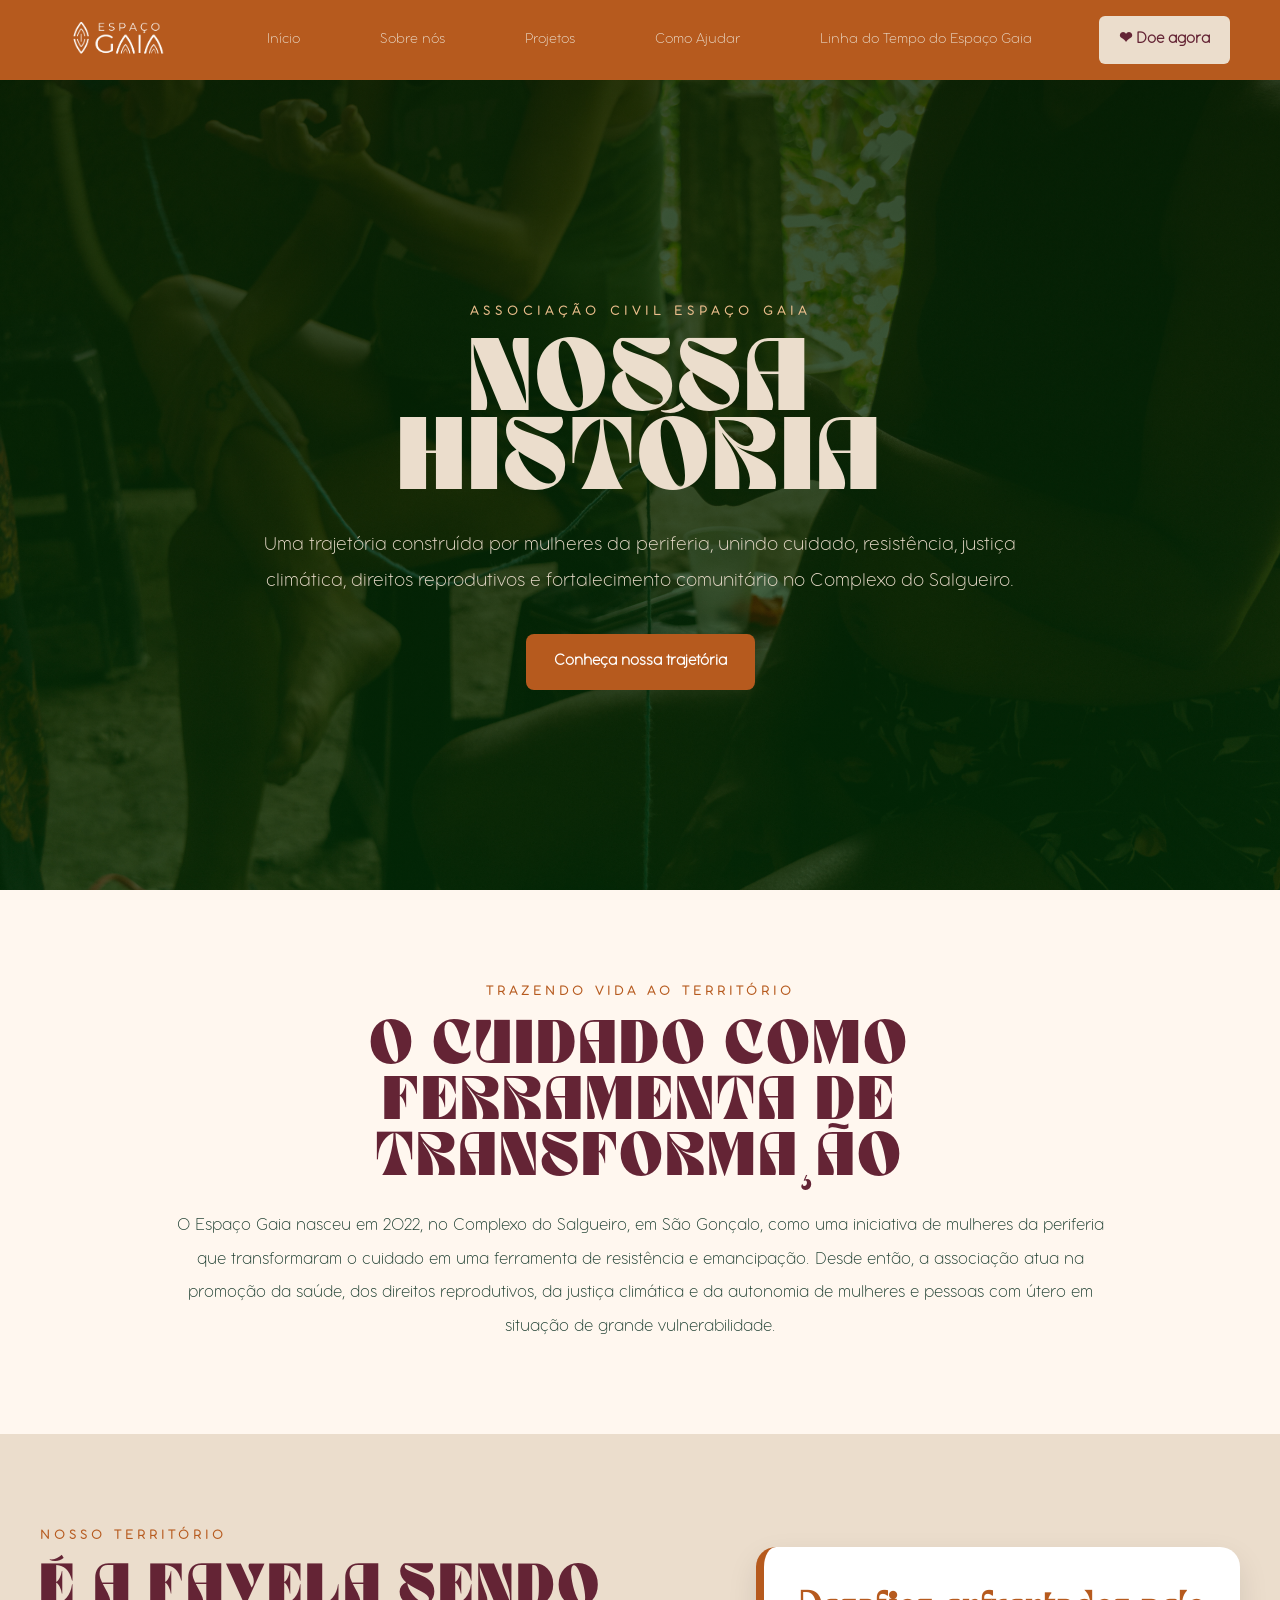
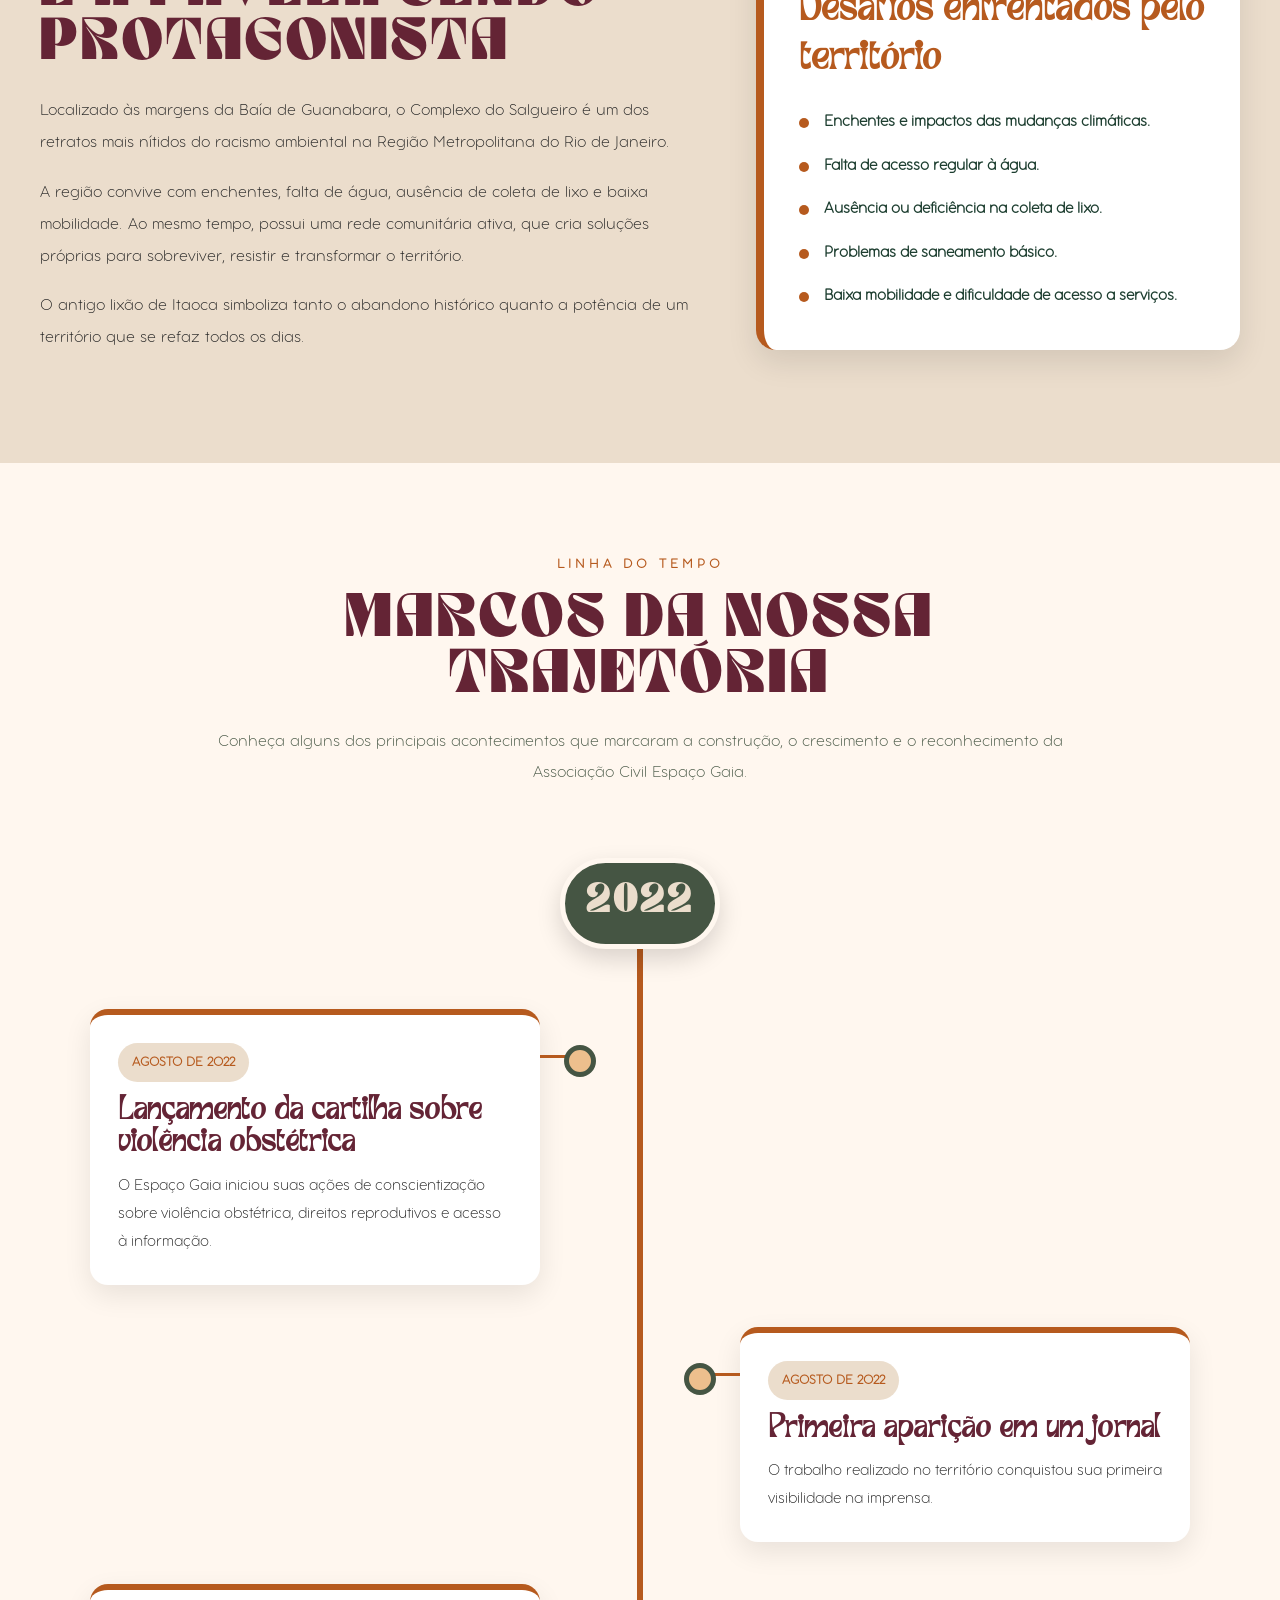
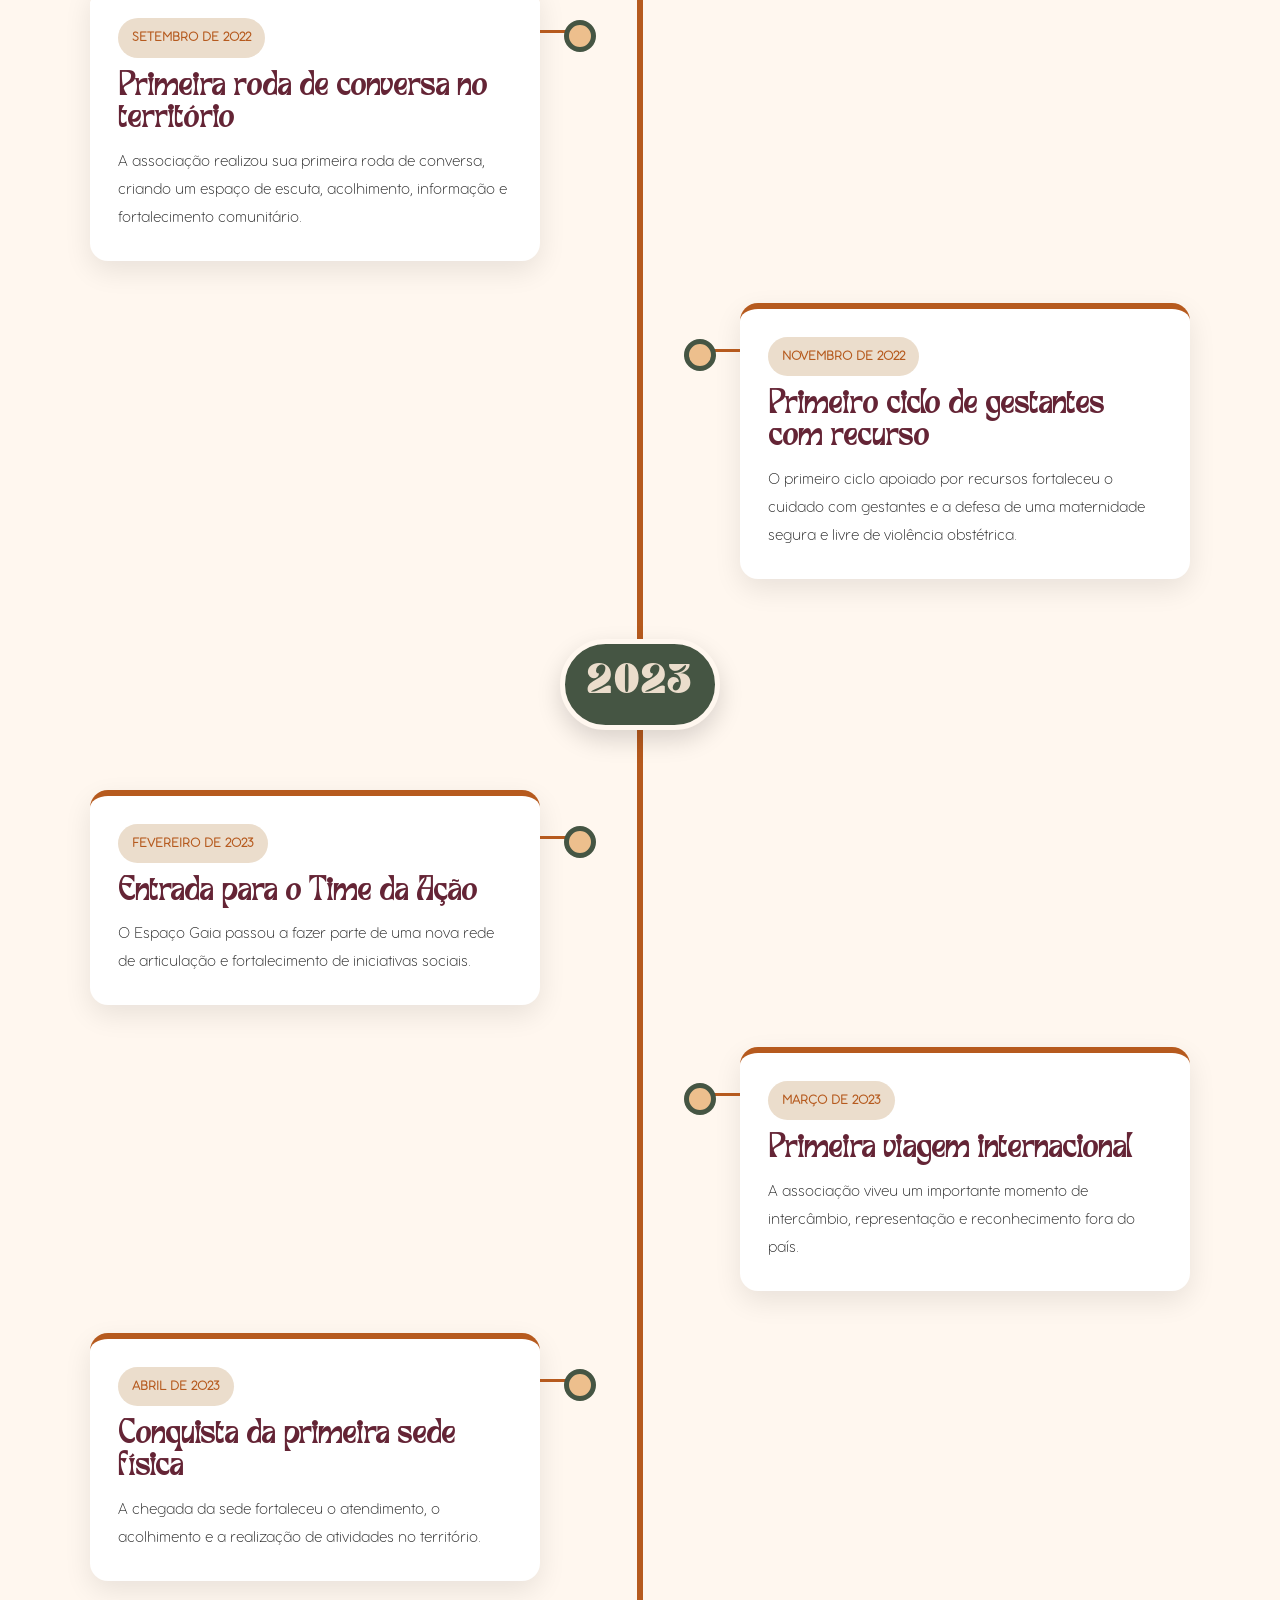
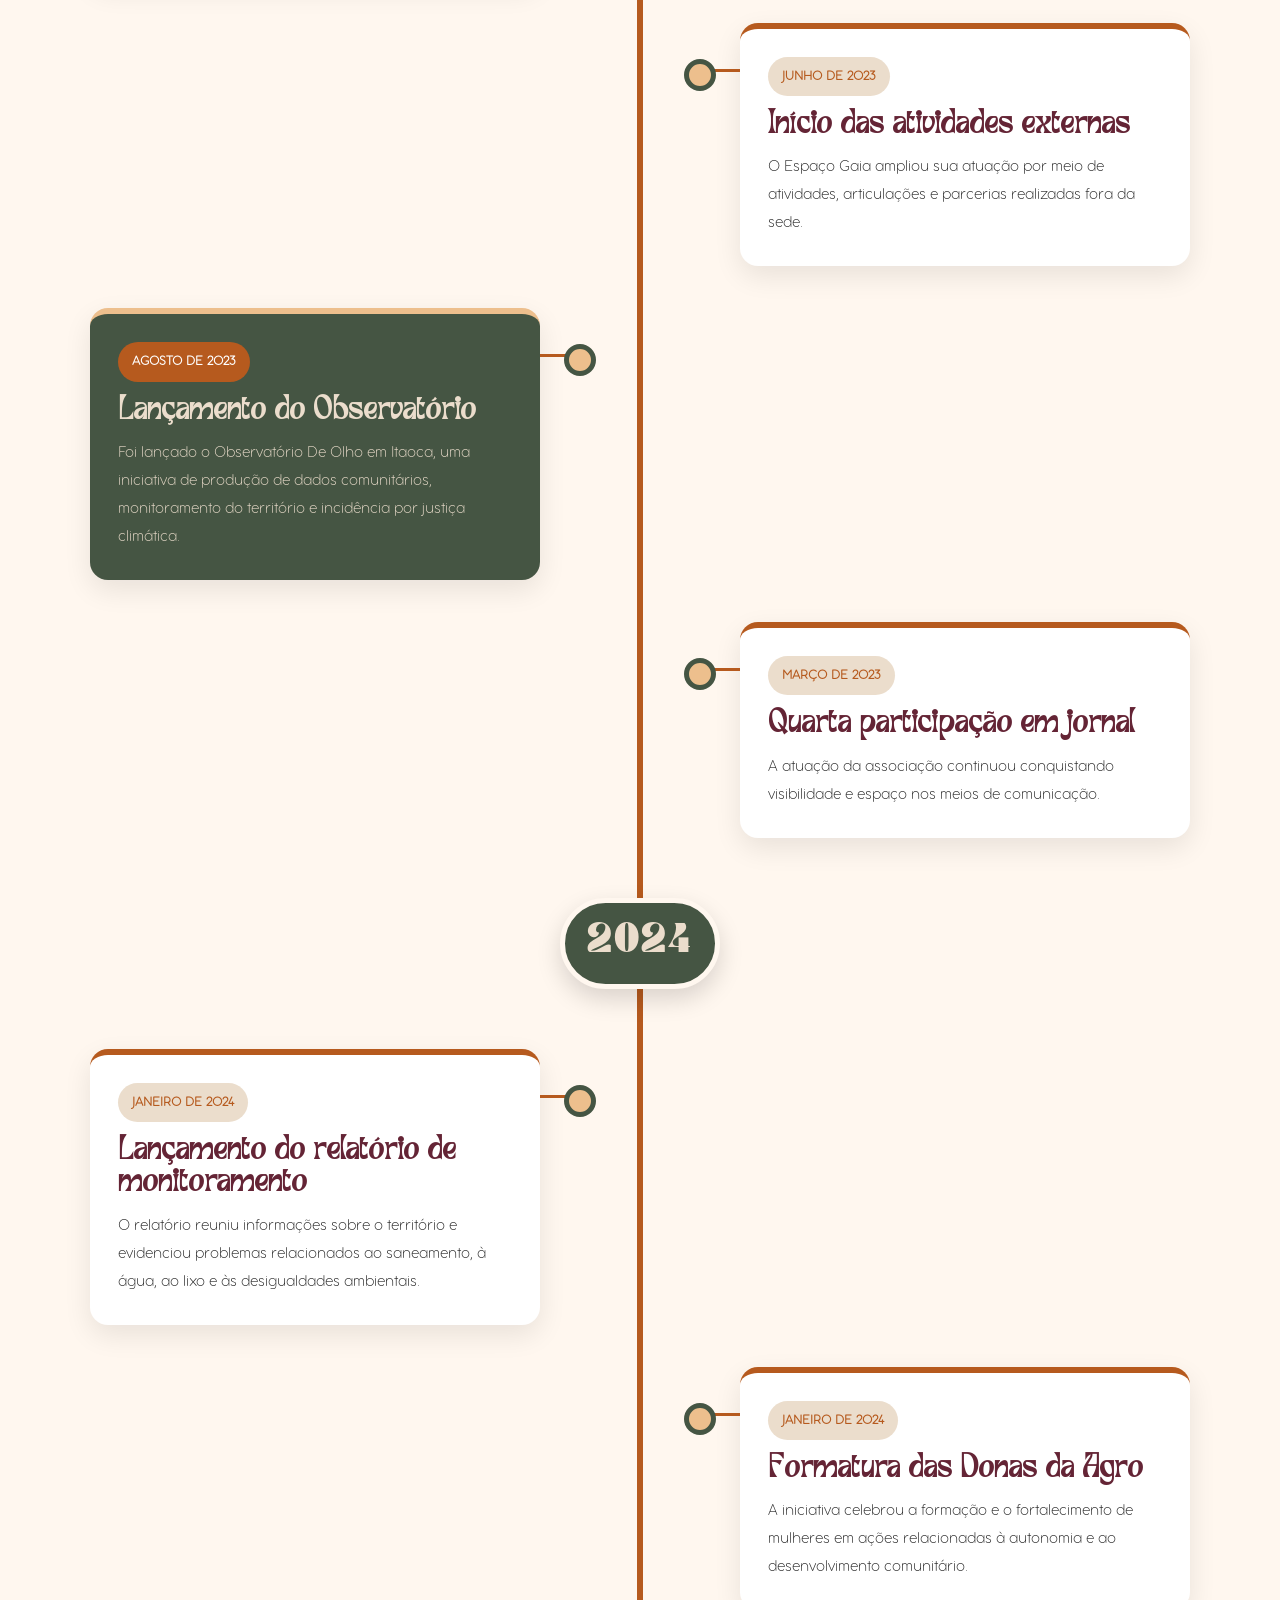
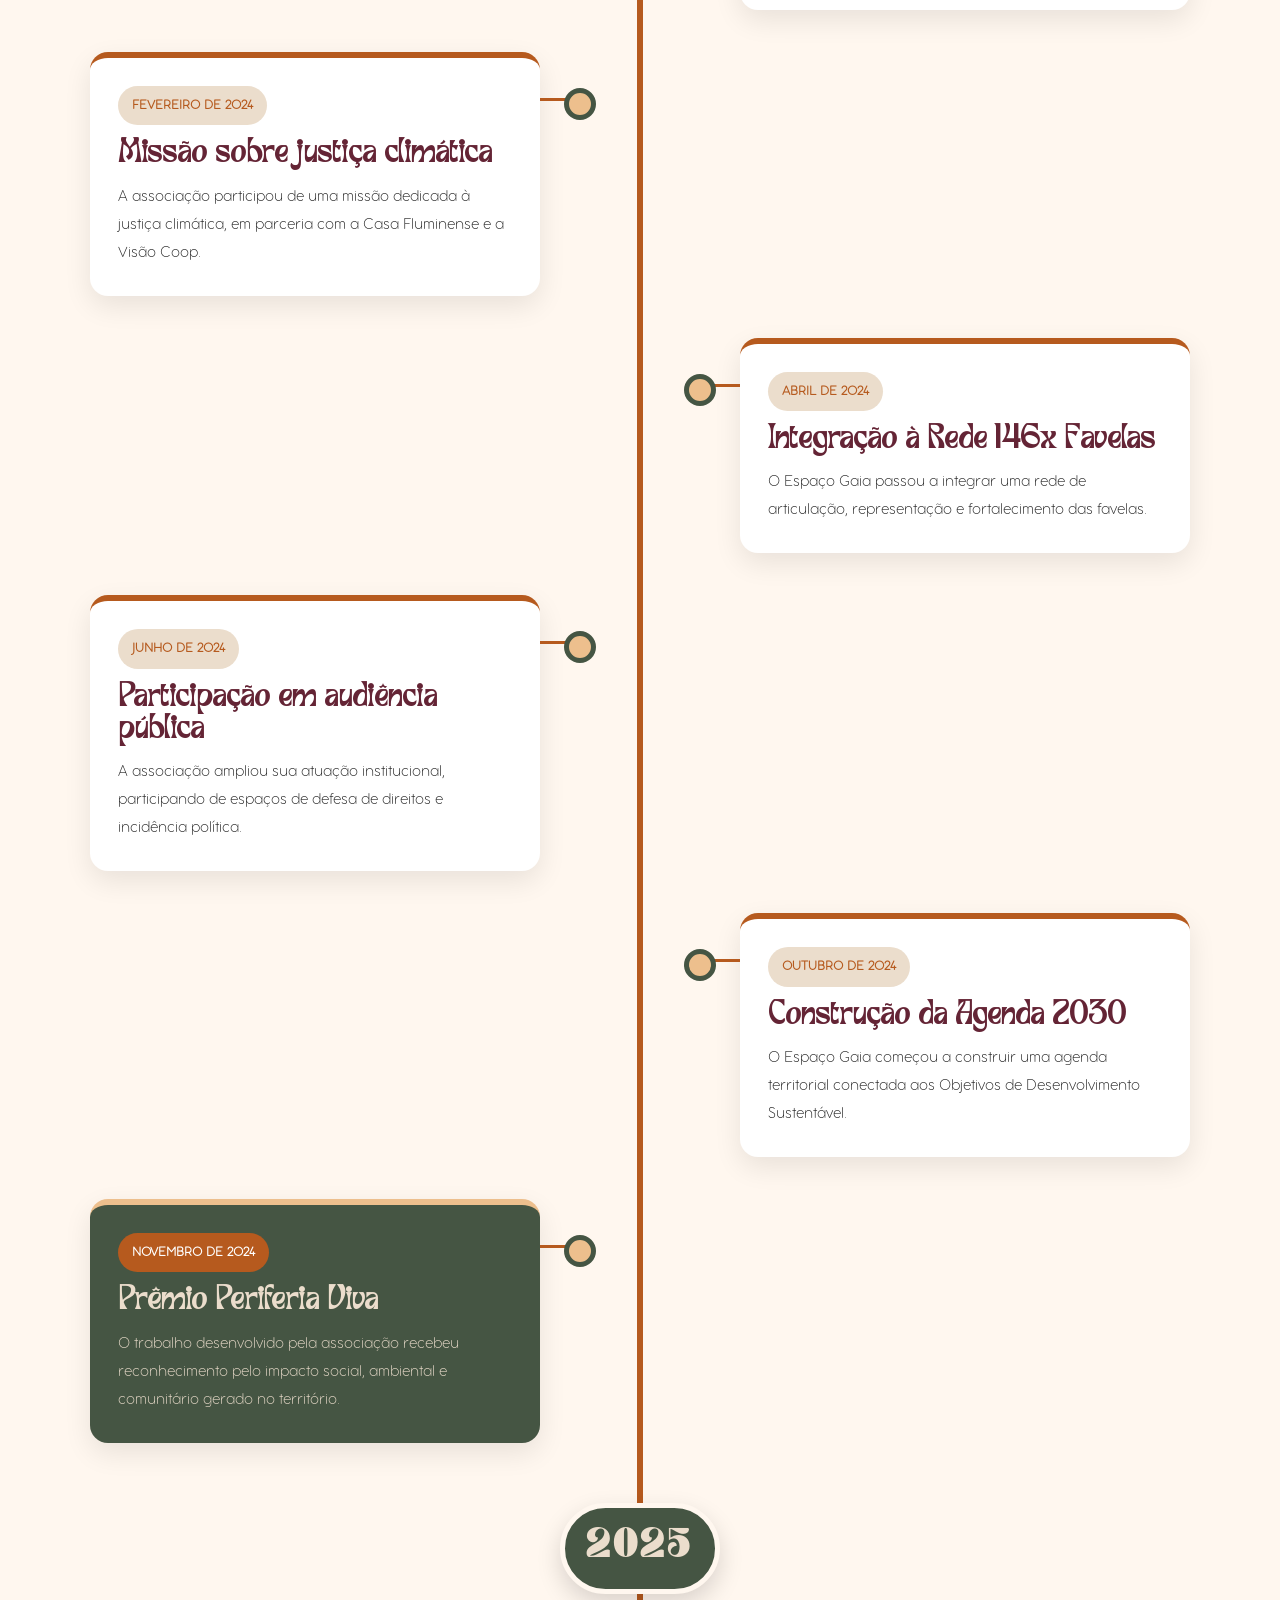
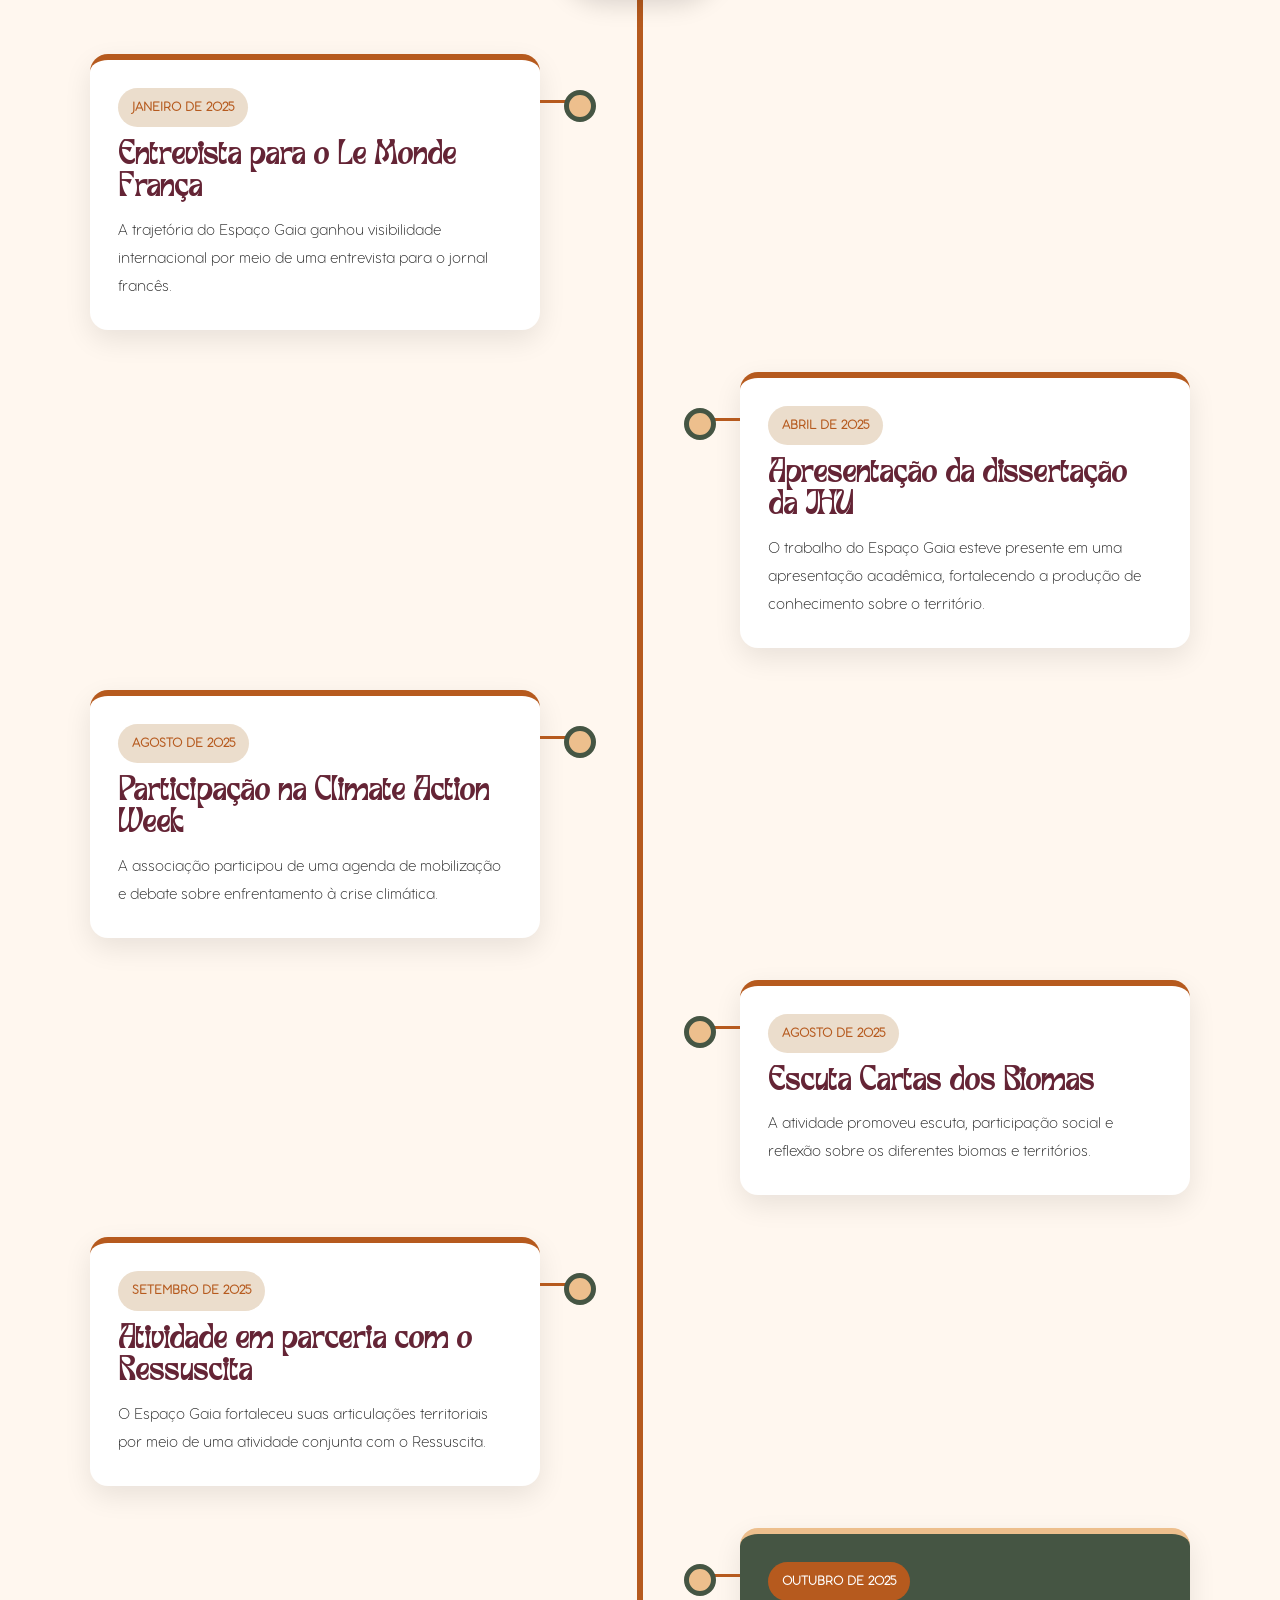
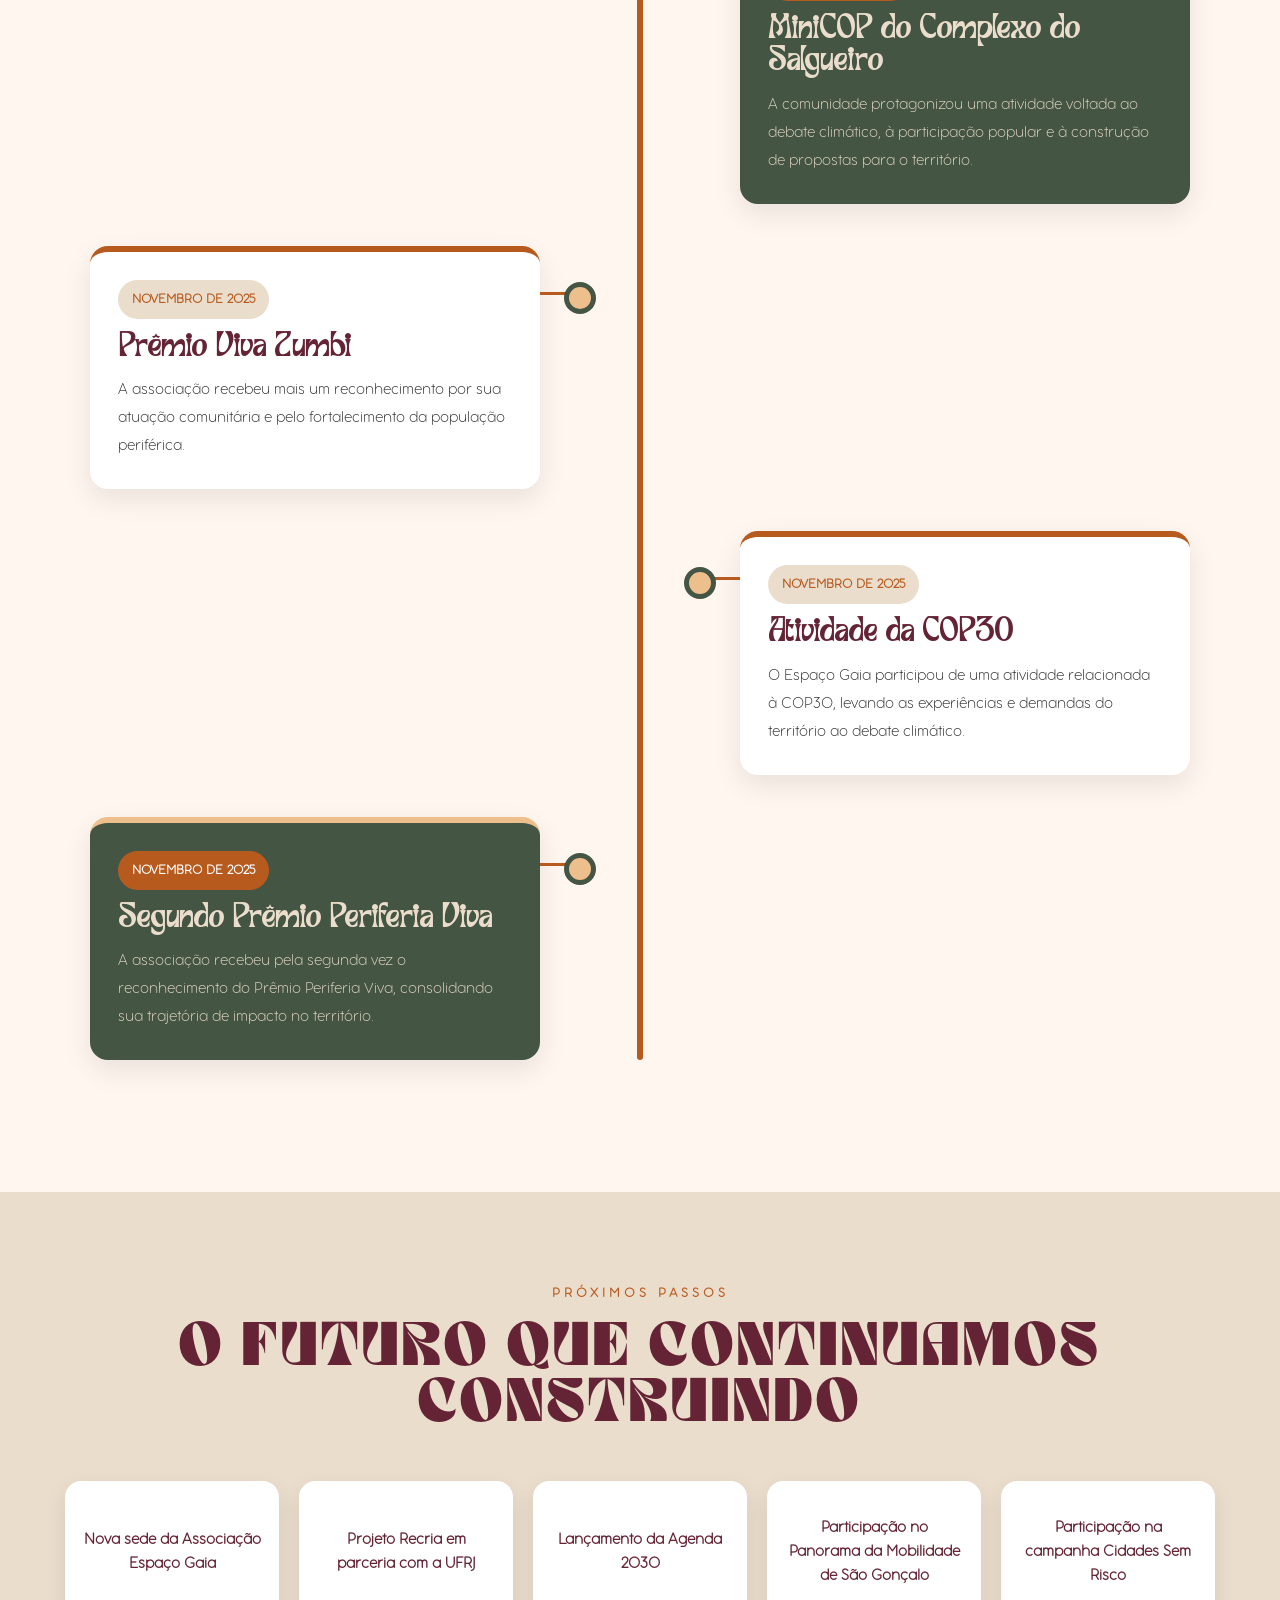
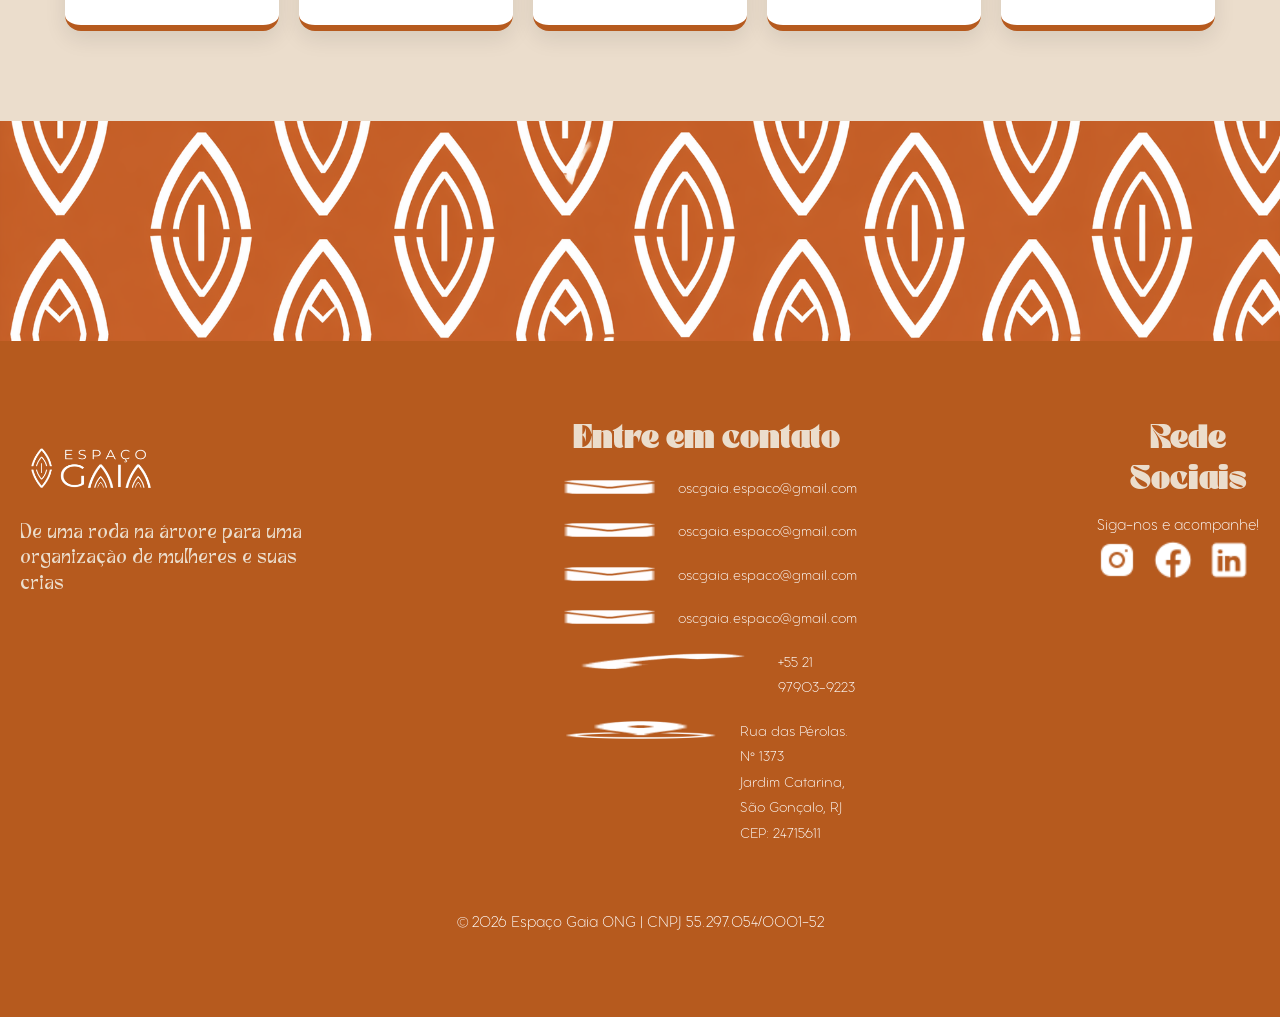
<file: linha-Tempo.html>
<!DOCTYPE html>
<html lang="pt-br">
<head>
    <meta charset="UTF-8">
    <meta name="viewport" content="width=device-width, initial-scale=1.0">
    <title>Linha do Tempo - Espaço Gaia</title>
    <link rel="stylesheet" href="style.css">
    <link rel="stylesheet" href="linha-Tempo.css">
    <link rel="stylesheet" href="responsivo.css">
</head>
<body>
    <header>
      <div class="container">
        <div class="logo">
          <a href="#inicio"
            ><img src="imagem/Observatorio branca.png" alt="logo Gaia"
          /></a>
        </div>
        <nav>
          <ul class="menu">
            <li><a href="#inicio">Início</a></li>
            <li><a href="sobre.html">Sobre nós</a></li>
            <li><a href="#projetos">Projetos</a></li>
            <li><a href="#ajudar">Como Ajudar</a></li>
            <li><a href="linha-Tempo.html">Linha do Tempo do Espaço Gaia</a></li>
            
          </ul>
        </nav>
        <div class="hamburguer">
          <span></span>
          <span></span>
          <span></span>
        </div>
        <a href="doacao.html" class="btn-doar">❤ Doe agora</a>
      </div>
    </header>

    <section class="ldt-hero">

      <div class="ldt-hero-conteudo ldt-revelar">

        <span class="ldt-hero-tag">
          Associação Civil Espaço Gaia
        </span>

        <h1 class="ldt-hero-titulo">
          Nossa História
        </h1>

        <p class="ldt-hero-texto">
          Uma trajetória construída por mulheres da periferia,
          unindo cuidado, resistência, justiça climática,
          direitos reprodutivos e fortalecimento comunitário
          no Complexo do Salgueiro.
        </p>

        <a
          href="#trajetoria-gaia"
          class="ldt-hero-botao"
        >
          Conheça nossa trajetória
        </a>

      </div>

    </section>


    <!-- =========================================
         APRESENTAÇÃO
    ========================================== -->

    <section class="ldt-apresentacao">

      <div class="ldt-apresentacao-conteudo ldt-revelar">

        <span class="ldt-secao-tag">
          Trazendo vida ao território
        </span>

        <h2 class="ldt-secao-titulo">
          O cuidado como ferramenta de transformação
        </h2>

        <p class="ldt-apresentacao-texto">
          O Espaço Gaia nasceu em 2022, no Complexo do Salgueiro,
          em São Gonçalo, como uma iniciativa de mulheres da periferia
          que transformaram o cuidado em uma ferramenta de resistência
          e emancipação. Desde então, a associação atua na promoção
          da saúde, dos direitos reprodutivos, da justiça climática
          e da autonomia de mulheres e pessoas com útero em situação
          de grande vulnerabilidade.
        </p>

      </div>

    </section>


    <!-- =========================================
         NOSSO TERRITÓRIO
    ========================================== -->

    <section class="ldt-territorio">

      <div class="ldt-territorio-conteudo">

        <div class="ldt-territorio-texto ldt-revelar">

          <span class="ldt-secao-tag">
            Nosso território
          </span>

          <h2>
            É a favela sendo protagonista
          </h2>

          <p>
            Localizado às margens da Baía de Guanabara, o Complexo
            do Salgueiro é um dos retratos mais nítidos do racismo
            ambiental na Região Metropolitana do Rio de Janeiro.
          </p>

          <p>
            A região convive com enchentes, falta de água, ausência
            de coleta de lixo e baixa mobilidade. Ao mesmo tempo,
            possui uma rede comunitária ativa, que cria soluções
            próprias para sobreviver, resistir e transformar
            o território.
          </p>

          <p>
            O antigo lixão de Itaoca simboliza tanto o abandono
            histórico quanto a potência de um território que se
            refaz todos os dias.
          </p>

        </div>


        <aside class="ldt-territorio-dados ldt-revelar">

          <h3>
            Desafios enfrentados pelo território
          </h3>

          <ul class="ldt-territorio-lista">
            <li>
              Enchentes e impactos das mudanças climáticas.
            </li>

            <li>
              Falta de acesso regular à água.
            </li>

            <li>
              Ausência ou deficiência na coleta de lixo.
            </li>

            <li>
              Problemas de saneamento básico.
            </li>

            <li>
              Baixa mobilidade e dificuldade de acesso a serviços.
            </li>
          </ul>

        </aside>

      </div>

    </section>


    <!-- =========================================
         LINHA DO TEMPO
    ========================================== -->

    <section
      class="ldt-trajetoria"
      id="trajetoria-gaia"
    >

      <div class="ldt-trajetoria-cabecalho ldt-revelar">

        <span class="ldt-secao-tag">
          Linha do tempo
        </span>

        <h2 class="ldt-secao-titulo">
          Marcos da nossa trajetória
        </h2>

        <p>
          Conheça alguns dos principais acontecimentos que marcaram
          a construção, o crescimento e o reconhecimento da
          Associação Civil Espaço Gaia.
        </p>

      </div>


      <div class="ldt-eixo">

        <!-- =====================================
             ANO 2022
        ====================================== -->

        <div class="ldt-ano ldt-revelar">
          <h3>2022</h3>
        </div>


        <div class="ldt-marco ldt-marco-esquerda ldt-revelar">

          <article class="ldt-marco-card">

            <span class="ldt-marco-data">
              Agosto de 2022
            </span>

            <h4>
              Lançamento da cartilha sobre violência obstétrica
            </h4>

            <p>
              O Espaço Gaia iniciou suas ações de conscientização
              sobre violência obstétrica, direitos reprodutivos
              e acesso à informação.
            </p>

          </article>

        </div>


        <div class="ldt-marco ldt-marco-direita ldt-revelar">

          <article class="ldt-marco-card">

            <span class="ldt-marco-data">
              Agosto de 2022
            </span>

            <h4>
              Primeira aparição em um jornal
            </h4>

            <p>
              O trabalho realizado no território conquistou sua
              primeira visibilidade na imprensa.
            </p>

          </article>

        </div>


        <div class="ldt-marco ldt-marco-esquerda ldt-revelar">

          <article class="ldt-marco-card">

            <span class="ldt-marco-data">
              Setembro de 2022
            </span>

            <h4>
              Primeira roda de conversa no território
            </h4>

            <p>
              A associação realizou sua primeira roda de conversa,
              criando um espaço de escuta, acolhimento, informação
              e fortalecimento comunitário.
            </p>

          </article>

        </div>


        <div class="ldt-marco ldt-marco-direita ldt-revelar">

          <article class="ldt-marco-card">

            <span class="ldt-marco-data">
              Novembro de 2022
            </span>

            <h4>
              Primeiro ciclo de gestantes com recurso
            </h4>

            <p>
              O primeiro ciclo apoiado por recursos fortaleceu
              o cuidado com gestantes e a defesa de uma maternidade
              segura e livre de violência obstétrica.
            </p>

          </article>

        </div>


        <!-- =====================================
             ANO 2023
        ====================================== -->

        <div class="ldt-ano ldt-revelar">
          <h3>2023</h3>
        </div>


        <div class="ldt-marco ldt-marco-esquerda ldt-revelar">

          <article class="ldt-marco-card">

            <span class="ldt-marco-data">
              Fevereiro de 2023
            </span>

            <h4>
              Entrada para o Time da Ação
            </h4>

            <p>
              O Espaço Gaia passou a fazer parte de uma nova rede
              de articulação e fortalecimento de iniciativas sociais.
            </p>

          </article>

        </div>


        <div class="ldt-marco ldt-marco-direita ldt-revelar">

          <article class="ldt-marco-card">

            <span class="ldt-marco-data">
              Março de 2023
            </span>

            <h4>
              Primeira viagem internacional
            </h4>

            <p>
              A associação viveu um importante momento de intercâmbio,
              representação e reconhecimento fora do país.
            </p>

          </article>

        </div>


        <div class="ldt-marco ldt-marco-esquerda ldt-revelar">

          <article class="ldt-marco-card">

            <span class="ldt-marco-data">
              Abril de 2023
            </span>

            <h4>
              Conquista da primeira sede física
            </h4>

            <p>
              A chegada da sede fortaleceu o atendimento,
              o acolhimento e a realização de atividades
              no território.
            </p>

          </article>

        </div>


        <div class="ldt-marco ldt-marco-direita ldt-revelar">

          <article class="ldt-marco-card">

            <span class="ldt-marco-data">
              Junho de 2023
            </span>

            <h4>
              Início das atividades externas
            </h4>

            <p>
              O Espaço Gaia ampliou sua atuação por meio de atividades,
              articulações e parcerias realizadas fora da sede.
            </p>

          </article>

        </div>


        <div
          class="ldt-marco ldt-marco-esquerda
                 ldt-marco-destaque ldt-revelar"
        >

          <article class="ldt-marco-card">

            <span class="ldt-marco-data">
              Agosto de 2023
            </span>

            <h4>
              Lançamento do Observatório
            </h4>

            <p>
              Foi lançado o Observatório De Olho em Itaoca,
              uma iniciativa de produção de dados comunitários,
              monitoramento do território e incidência por
              justiça climática.
            </p>

          </article>

        </div>


        <div class="ldt-marco ldt-marco-direita ldt-revelar">

          <article class="ldt-marco-card">

            <span class="ldt-marco-data">
              Março de 2023
            </span>

            <h4>
              Quarta participação em jornal
            </h4>

            <p>
              A atuação da associação continuou conquistando
              visibilidade e espaço nos meios de comunicação.
            </p>

          </article>

        </div>


        <!-- =====================================
             ANO 2024
        ====================================== -->

        <div class="ldt-ano ldt-revelar">
          <h3>2024</h3>
        </div>


        <div class="ldt-marco ldt-marco-esquerda ldt-revelar">

          <article class="ldt-marco-card">

            <span class="ldt-marco-data">
              Janeiro de 2024
            </span>

            <h4>
              Lançamento do relatório de monitoramento
            </h4>

            <p>
              O relatório reuniu informações sobre o território
              e evidenciou problemas relacionados ao saneamento,
              à água, ao lixo e às desigualdades ambientais.
            </p>

          </article>

        </div>


        <div class="ldt-marco ldt-marco-direita ldt-revelar">

          <article class="ldt-marco-card">

            <span class="ldt-marco-data">
              Janeiro de 2024
            </span>

            <h4>
              Formatura das Donas da Agro
            </h4>

            <p>
              A iniciativa celebrou a formação e o fortalecimento
              de mulheres em ações relacionadas à autonomia
              e ao desenvolvimento comunitário.
            </p>

          </article>

        </div>


        <div class="ldt-marco ldt-marco-esquerda ldt-revelar">

          <article class="ldt-marco-card">

            <span class="ldt-marco-data">
              Fevereiro de 2024
            </span>

            <h4>
              Missão sobre justiça climática
            </h4>

            <p>
              A associação participou de uma missão dedicada
              à justiça climática, em parceria com a Casa Fluminense
              e a Visão Coop.
            </p>

          </article>

        </div>


        <div class="ldt-marco ldt-marco-direita ldt-revelar">

          <article class="ldt-marco-card">

            <span class="ldt-marco-data">
              Abril de 2024
            </span>

            <h4>
              Integração à Rede 146x Favelas
            </h4>

            <p>
              O Espaço Gaia passou a integrar uma rede de articulação,
              representação e fortalecimento das favelas.
            </p>

          </article>

        </div>


        <div class="ldt-marco ldt-marco-esquerda ldt-revelar">

          <article class="ldt-marco-card">

            <span class="ldt-marco-data">
              Junho de 2024
            </span>

            <h4>
              Participação em audiência pública
            </h4>

            <p>
              A associação ampliou sua atuação institucional,
              participando de espaços de defesa de direitos
              e incidência política.
            </p>

          </article>

        </div>


        <div class="ldt-marco ldt-marco-direita ldt-revelar">

          <article class="ldt-marco-card">

            <span class="ldt-marco-data">
              Outubro de 2024
            </span>

            <h4>
              Construção da Agenda 2030
            </h4>

            <p>
              O Espaço Gaia começou a construir uma agenda territorial
              conectada aos Objetivos de Desenvolvimento Sustentável.
            </p>

          </article>

        </div>


        <div
          class="ldt-marco ldt-marco-esquerda
                 ldt-marco-destaque ldt-revelar"
        >

          <article class="ldt-marco-card">

            <span class="ldt-marco-data">
              Novembro de 2024
            </span>

            <h4>
              Prêmio Periferia Viva
            </h4>

            <p>
              O trabalho desenvolvido pela associação recebeu
              reconhecimento pelo impacto social, ambiental
              e comunitário gerado no território.
            </p>

          </article>

        </div>


        <!-- =====================================
             ANO 2025
        ====================================== -->

        <div class="ldt-ano ldt-revelar">
          <h3>2025</h3>
        </div>


        <div class="ldt-marco ldt-marco-esquerda ldt-revelar">

          <article class="ldt-marco-card">

            <span class="ldt-marco-data">
              Janeiro de 2025
            </span>

            <h4>
              Entrevista para o Le Monde França
            </h4>

            <p>
              A trajetória do Espaço Gaia ganhou visibilidade
              internacional por meio de uma entrevista
              para o jornal francês.
            </p>

          </article>

        </div>


        <div class="ldt-marco ldt-marco-direita ldt-revelar">

          <article class="ldt-marco-card">

            <span class="ldt-marco-data">
              Abril de 2025
            </span>

            <h4>
              Apresentação da dissertação da JHU
            </h4>

            <p>
              O trabalho do Espaço Gaia esteve presente em uma
              apresentação acadêmica, fortalecendo a produção
              de conhecimento sobre o território.
            </p>

          </article>

        </div>


        <div class="ldt-marco ldt-marco-esquerda ldt-revelar">

          <article class="ldt-marco-card">

            <span class="ldt-marco-data">
              Agosto de 2025
            </span>

            <h4>
              Participação na Climate Action Week
            </h4>

            <p>
              A associação participou de uma agenda de mobilização
              e debate sobre enfrentamento à crise climática.
            </p>

          </article>

        </div>


        <div class="ldt-marco ldt-marco-direita ldt-revelar">

          <article class="ldt-marco-card">

            <span class="ldt-marco-data">
              Agosto de 2025
            </span>

            <h4>
              Escuta Cartas dos Biomas
            </h4>

            <p>
              A atividade promoveu escuta, participação social
              e reflexão sobre os diferentes biomas e territórios.
            </p>

          </article>

        </div>


        <div class="ldt-marco ldt-marco-esquerda ldt-revelar">

          <article class="ldt-marco-card">

            <span class="ldt-marco-data">
              Setembro de 2025
            </span>

            <h4>
              Atividade em parceria com o Ressuscita
            </h4>

            <p>
              O Espaço Gaia fortaleceu suas articulações territoriais
              por meio de uma atividade conjunta com o Ressuscita.
            </p>

          </article>

        </div>


        <div
          class="ldt-marco ldt-marco-direita
                 ldt-marco-destaque ldt-revelar"
        >

          <article class="ldt-marco-card">

            <span class="ldt-marco-data">
              Outubro de 2025
            </span>

            <h4>
              MiniCOP do Complexo do Salgueiro
            </h4>

            <p>
              A comunidade protagonizou uma atividade voltada
              ao debate climático, à participação popular
              e à construção de propostas para o território.
            </p>

          </article>

        </div>


        <div class="ldt-marco ldt-marco-esquerda ldt-revelar">

          <article class="ldt-marco-card">

            <span class="ldt-marco-data">
              Novembro de 2025
            </span>

            <h4>
              Prêmio Viva Zumbi
            </h4>

            <p>
              A associação recebeu mais um reconhecimento
              por sua atuação comunitária e pelo fortalecimento
              da população periférica.
            </p>

          </article>

        </div>


        <div class="ldt-marco ldt-marco-direita ldt-revelar">

          <article class="ldt-marco-card">

            <span class="ldt-marco-data">
              Novembro de 2025
            </span>

            <h4>
              Atividade da COP30
            </h4>

            <p>
              O Espaço Gaia participou de uma atividade relacionada
              à COP30, levando as experiências e demandas
              do território ao debate climático.
            </p>

          </article>

        </div>


        <div
          class="ldt-marco ldt-marco-esquerda
                 ldt-marco-destaque ldt-revelar"
        >

          <article class="ldt-marco-card">

            <span class="ldt-marco-data">
              Novembro de 2025
            </span>

            <h4>
              Segundo Prêmio Periferia Viva
            </h4>

            <p>
              A associação recebeu pela segunda vez o reconhecimento
              do Prêmio Periferia Viva, consolidando sua trajetória
              de impacto no território.
            </p>

          </article>

        </div>

      </div>

    </section>


    <!-- =========================================
         PRÓXIMOS PASSOS
    ========================================== -->

    <section class="ldt-futuro">

      <div class="ldt-futuro-conteudo ldt-revelar">

        <span class="ldt-secao-tag">
          Próximos passos
        </span>

        <h2 class="ldt-secao-titulo">
          O futuro que continuamos construindo
        </h2>

        <div class="ldt-futuro-grade">

          <article class="ldt-futuro-card">
            Nova sede da Associação Espaço Gaia
          </article>

          <article class="ldt-futuro-card">
            Projeto Recria em parceria com a UFRJ
          </article>

          <article class="ldt-futuro-card">
            Lançamento da Agenda 2030
          </article>

          <article class="ldt-futuro-card">
            Participação no Panorama da Mobilidade de São Gonçalo
          </article>

          <article class="ldt-futuro-card">
            Participação na campanha Cidades Sem Risco
          </article>

        </div>

      </div>

    </section>

  </main>

    <section class="section-faixa">
           <div class="faixa-logo animar">
              <img src="imagem/faixa-log-cop.png" alt="faixa-log">
            </div>
    </section>

    <footer id="footer" class="footer animar">
       <div class="container-footer">
        <div class="footer-content">
          
          <!-- logo -->
          <div class="logo-footer">
            <img src="imagem/Observatorio branca.png" alt="logo-contato" />
            <p >De uma roda na árvore para uma <br> organização de mulheres e suas crias</p>
          </div>

          <!-- INFORMAÇÕES -->
          <div class="info-footer">
            <h2>Entre em contato</h2>
            <div class="footer-cont">
              <img src="imagem/email-logo1.png" alt="email-logo" />
              <p>oscgaia.espaco@gmail.com</p>
            </div>
            <div class="footer-cont">
              <img src="imagem/email-logo1.png" alt="email-logo" />
              <p>oscgaia.espaco@gmail.com</p>
            </div>
            <div class="footer-cont">
              <img src="imagem/email-logo1.png" alt="email-logo" />
              <p>oscgaia.espaco@gmail.com</p>
            </div>
            <div class="footer-cont">
              <img src="imagem/email-logo1.png" alt="email-logo" />
              <p>oscgaia.espaco@gmail.com</p>
            </div>
            <div class="footer-cont">
              <img src="imagem/telefone-logo.png" alt="telefone-logo" />
              <p>+55 21 97903-9223</p>
            </div>
            <div class="footer-cont">
              <img src="imagem/logo-loca.png" alt="logo-loca" />
              <p>
                Rua das Pérolas. N° 1373 <br />
                Jardim Catarina, São Gonçalo, RJ <br />
                CEP: 24715611
              </p>
            </div>
          </div>
          <!-- rede sociais -->
          <div class="footer-rede">
            <h2>Rede Sociais</h2>
            <p>Siga-nos e acompanhe!</p>
            <div class="rede">
              <div class="rede-sociais">
              <a href="https://www.instagram.com/gaia.espaco?igsh=cjQ1c2g4MWlua2tu"><img src="imagem/insta-logo.png" alt="instagran-logo"/></a>
            </div>
            <div class="rede-sociais">
              <a href="#"><img src="imagem/logo-facebook.png" alt="logo-facebook"/></a>
            </div>
            <div class="rede-sociais">
              <a href="#"><img src="imagem/logo-linkedin.png" alt="logo-linkedin"/></a>
            </div>
            </div>
        </div>
      </div>
      <div class="div-footer">
        <p>© 2026 Espaço Gaia ONG | CNPJ 55.297.054/0001-52</p>
      </div>
    </footer>

    <script src="script.js"></script>
</body>
</html>
</file>
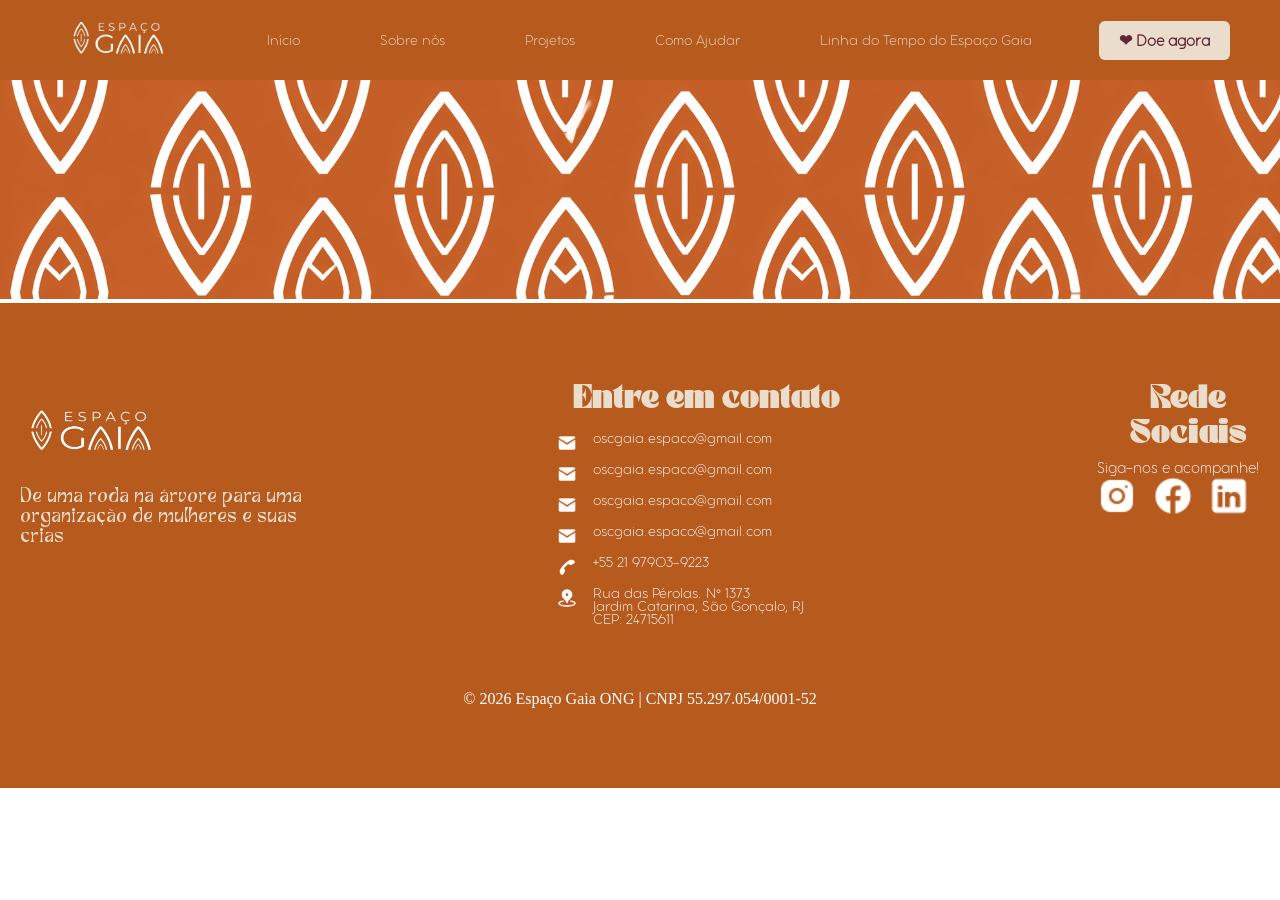
<file: Mercado-comunitario.html>
<!DOCTYPE html>
<html lang="pt-br">
<head>
    <meta charset="UTF-8">
    <meta name="viewport" content="width=device-width, initial-scale=1.0">
    <title>Mercado Comunitário</title>
    <link rel="stylesheet" href="style.css">
</head>
<body>
    <header>
      <div class="container">
        <div class="logo">
          <a href="#inicio"
            ><img src="imagem/Observatorio branca.png" alt="logo Gaia"
          /></a>
        </div>
        <nav>
          <ul class="menu">
            <li><a href="#inicio">Início</a></li>
            <li><a href="sobre.html">Sobre nós</a></li>
            <li><a href="#projetos">Projetos</a></li>
            <li><a href="#ajudar">Como Ajudar</a></li>
            <li><a href="linha-Tempo.html">Linha do Tempo do Espaço Gaia</a></li>
          </ul>
        </nav>
        <div class="hamburguer">
          <span></span>
          <span></span>
          <span></span>
        </div>
        <a href="doacao.html" class="btn-doar">❤ Doe agora</a>
      </div>
    </header>

   

    <section class="section-faixa">
           <div class="faixa-logo animar">
              <img src="imagem/faixa-log-cop.png" alt="faixa-log">
            </div>
    </section>

    <footer id="footer" class="footer animar">
       <div class="container-footer">
        <div class="footer-content">
          
          <!-- logo -->
          <div class="logo-footer">
            <img src="imagem/Observatorio branca.png" alt="logo-contato" />
            <p >De uma roda na árvore para uma <br> organização de mulheres e suas crias</p>
          </div>

          <!-- INFORMAÇÕES -->
          <div class="info-footer">
            <h2>Entre em contato</h2>
            <div class="footer-cont">
              <img src="imagem/email-logo1.png" alt="email-logo" />
              <p>oscgaia.espaco@gmail.com</p>
            </div>
            <div class="footer-cont">
              <img src="imagem/email-logo1.png" alt="email-logo" />
              <p>oscgaia.espaco@gmail.com</p>
            </div>
            <div class="footer-cont">
              <img src="imagem/email-logo1.png" alt="email-logo" />
              <p>oscgaia.espaco@gmail.com</p>
            </div>
            <div class="footer-cont">
              <img src="imagem/email-logo1.png" alt="email-logo" />
              <p>oscgaia.espaco@gmail.com</p>
            </div>
            <div class="footer-cont">
              <img src="imagem/telefone-logo.png" alt="telefone-logo" />
              <p>+55 21 97903-9223</p>
            </div>
            <div class="footer-cont">
              <img src="imagem/logo-loca.png" alt="logo-loca" />
              <p>
                Rua das Pérolas. N° 1373 <br />
                Jardim Catarina, São Gonçalo, RJ <br />
                CEP: 24715611
              </p>
            </div>
          </div>
          <!-- rede sociais -->
          <div class="footer-rede">
            <h2>Rede Sociais</h2>
            <p>Siga-nos e acompanhe!</p>
            <div class="rede">
              <div class="rede-sociais">
              <a href="https://www.instagram.com/gaia.espaco?igsh=cjQ1c2g4MWlua2tu"><img src="imagem/insta-logo.png" alt="instagran-logo"/></a>
            </div>
            <div class="rede-sociais">
              <a href="#"><img src="imagem/logo-facebook.png" alt="logo-facebook"/></a>
            </div>
            <div class="rede-sociais">
              <a href="#"><img src="imagem/logo-linkedin.png" alt="logo-linkedin"/></a>
            </div>
            </div>
        </div>
      </div>
      <div class="div-footer">
        <p>© 2026 Espaço Gaia ONG | CNPJ 55.297.054/0001-52</p>
      </div>
    </footer>

    <script src="script.js"></script>
</body>
</html>
</file>
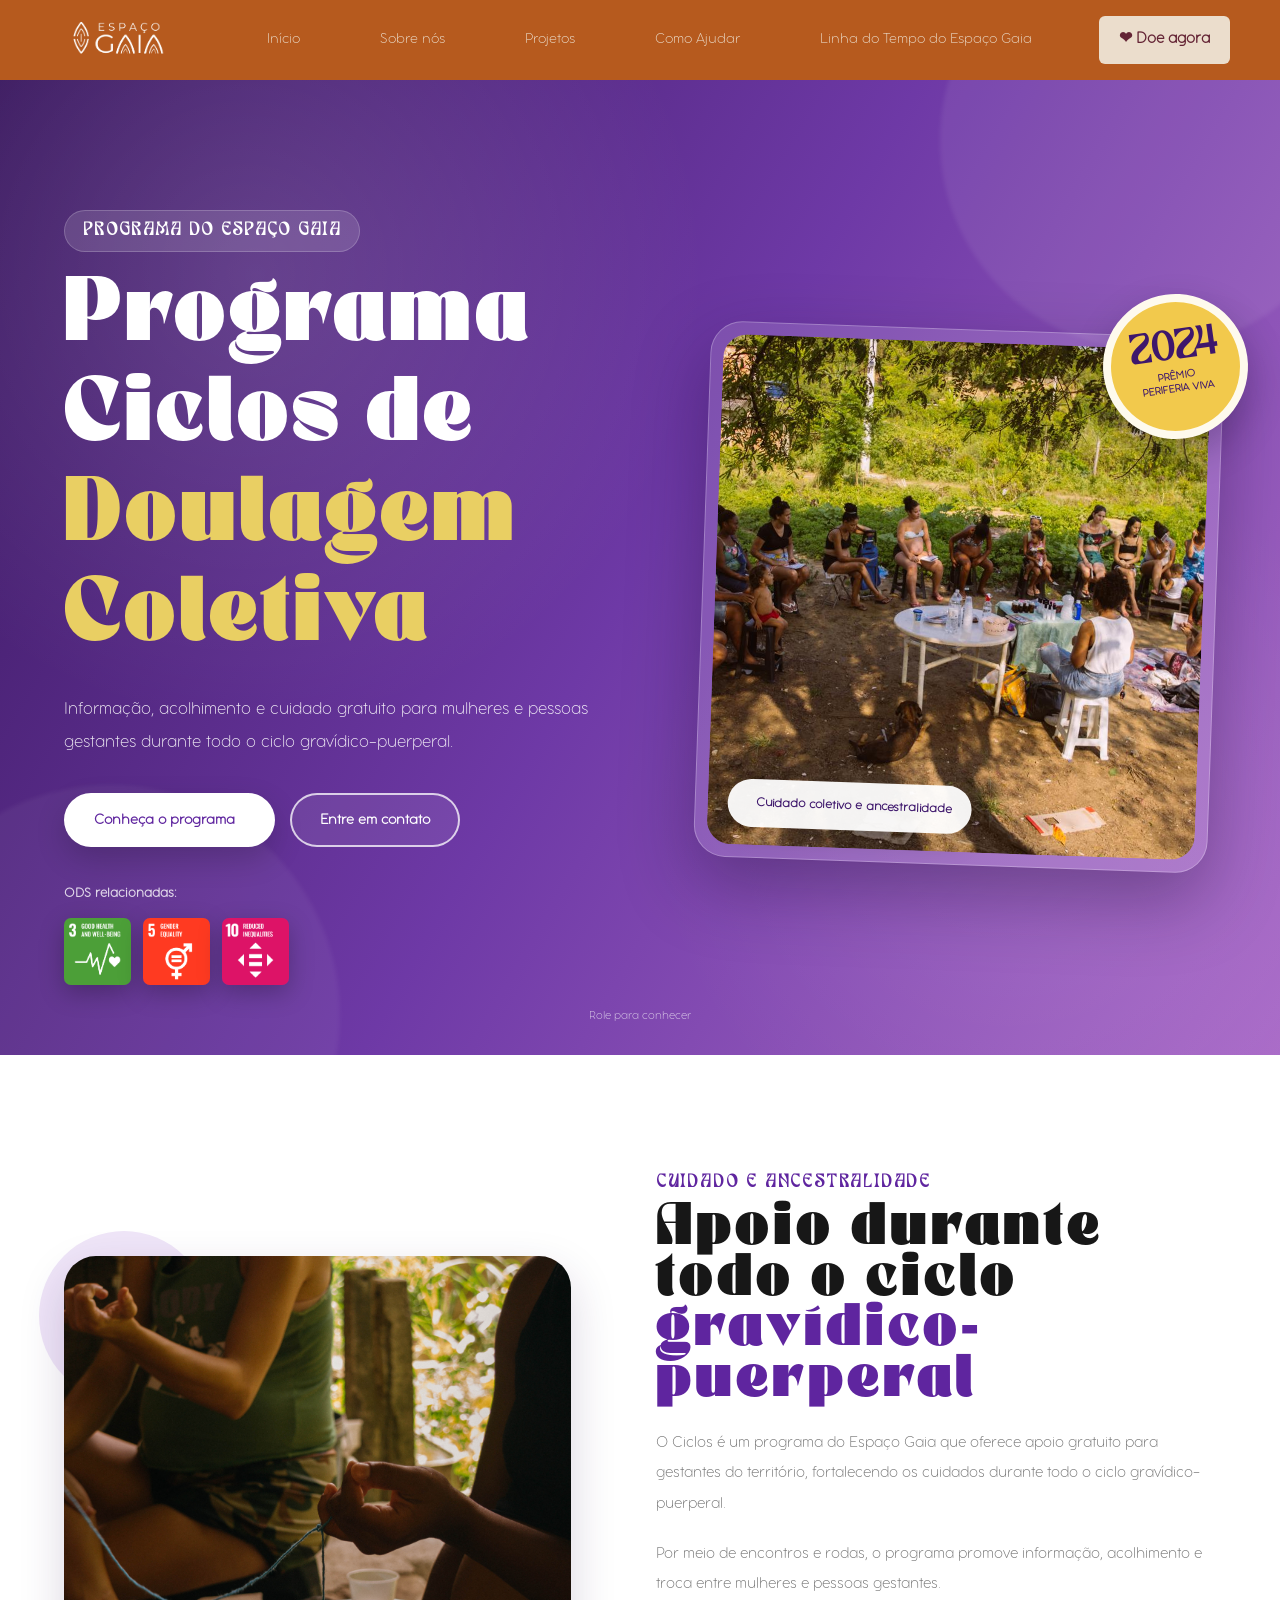
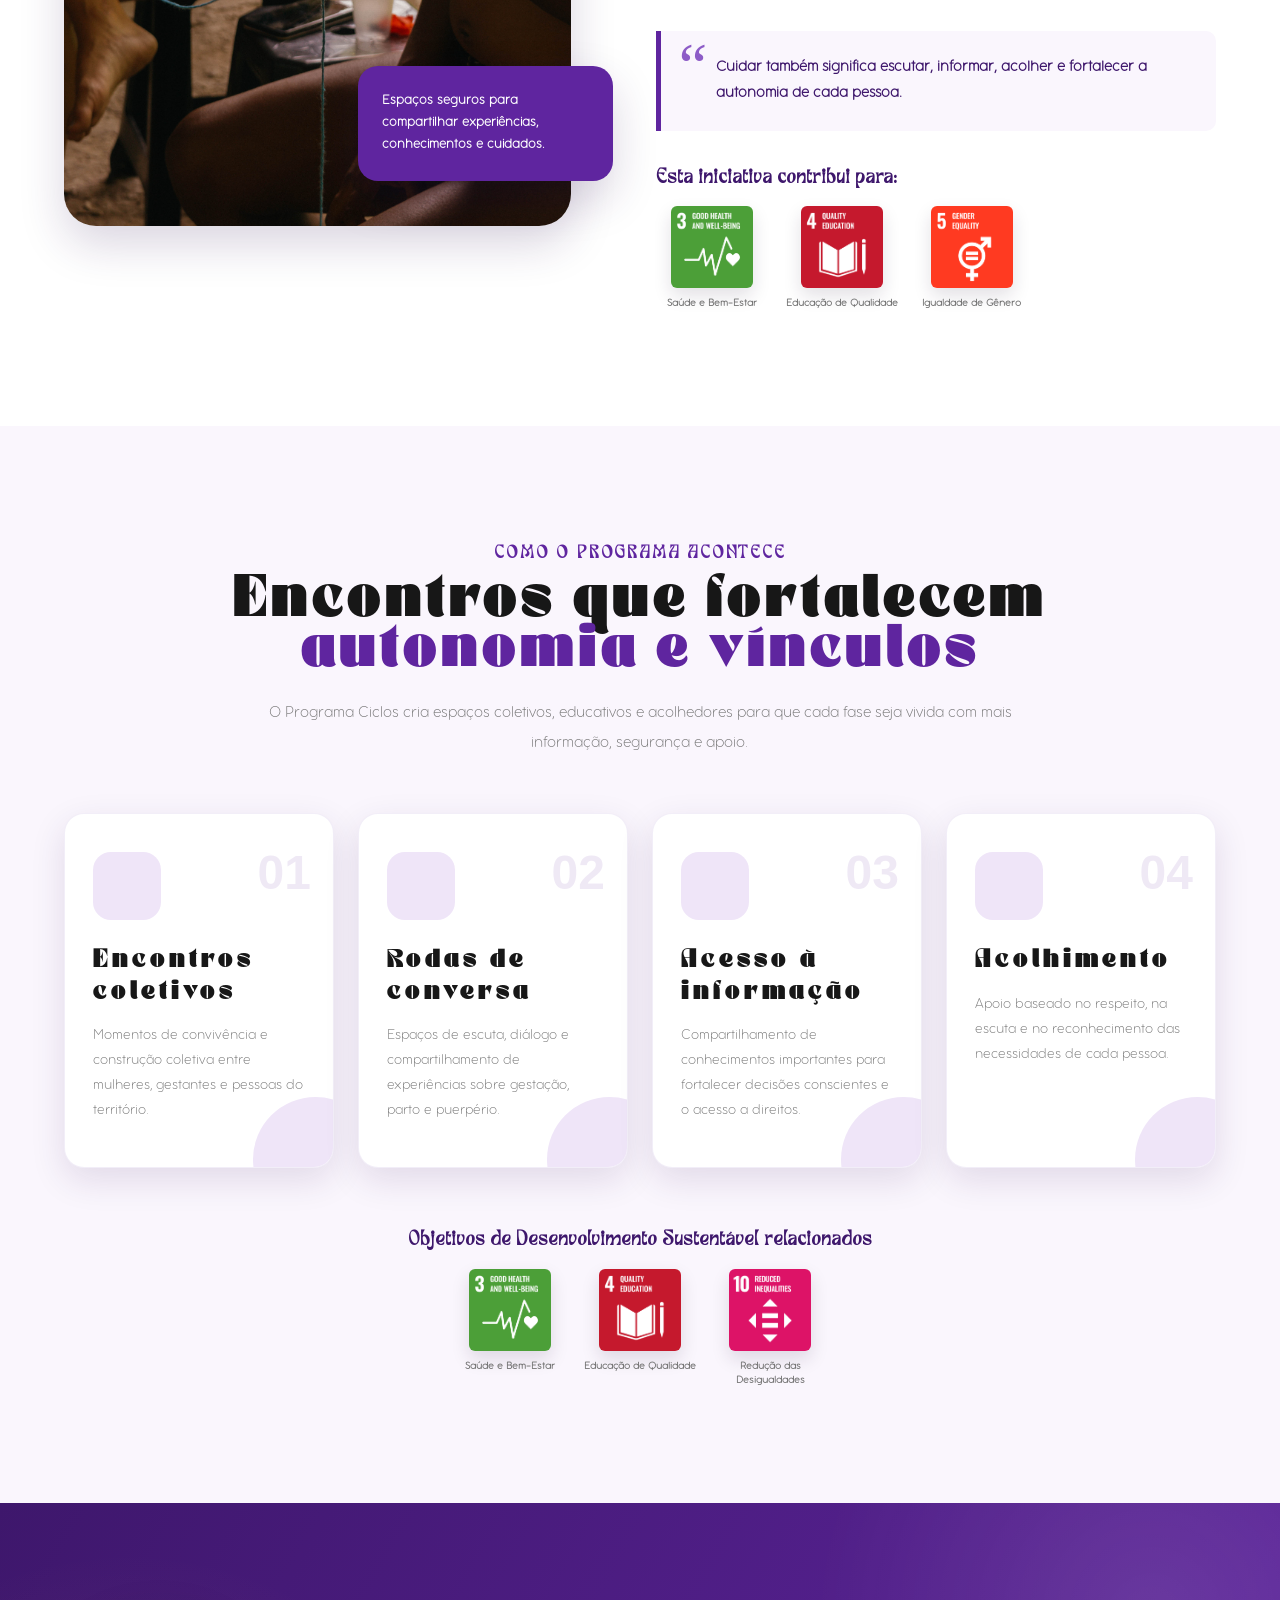
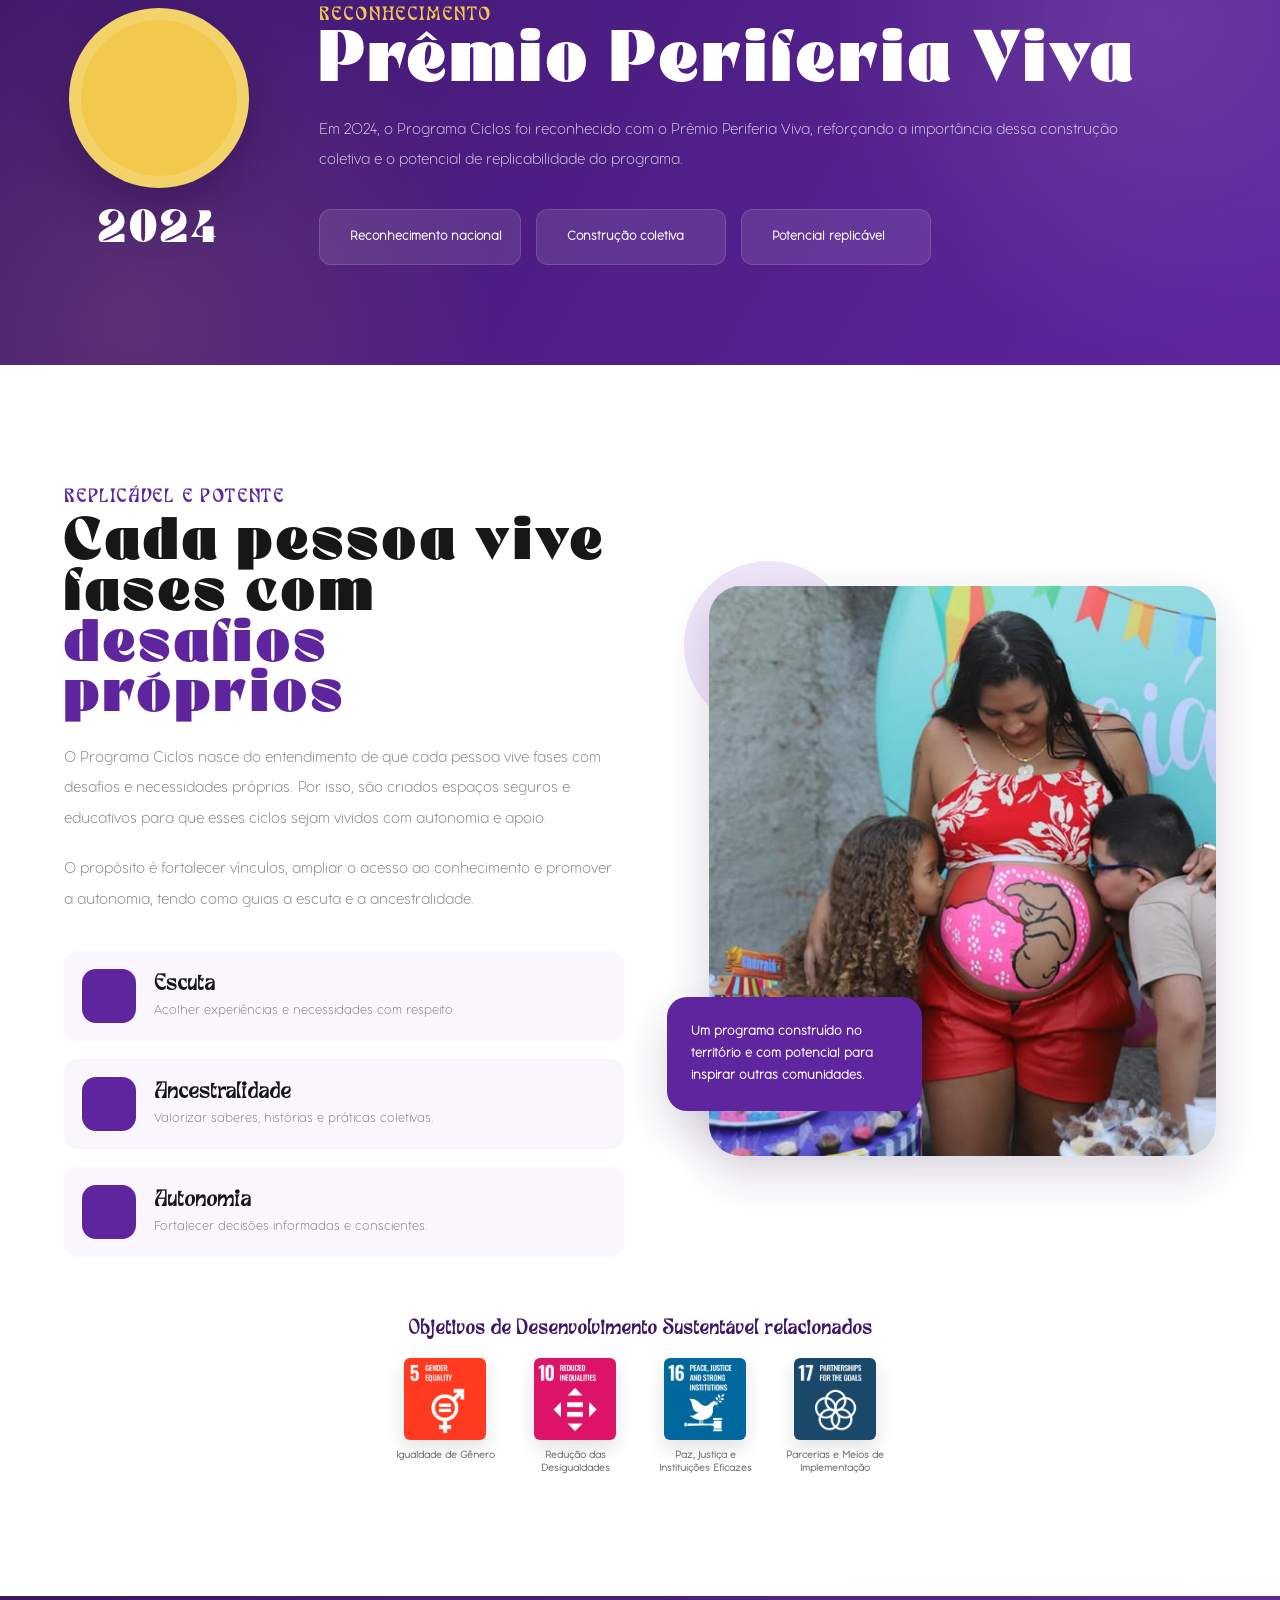
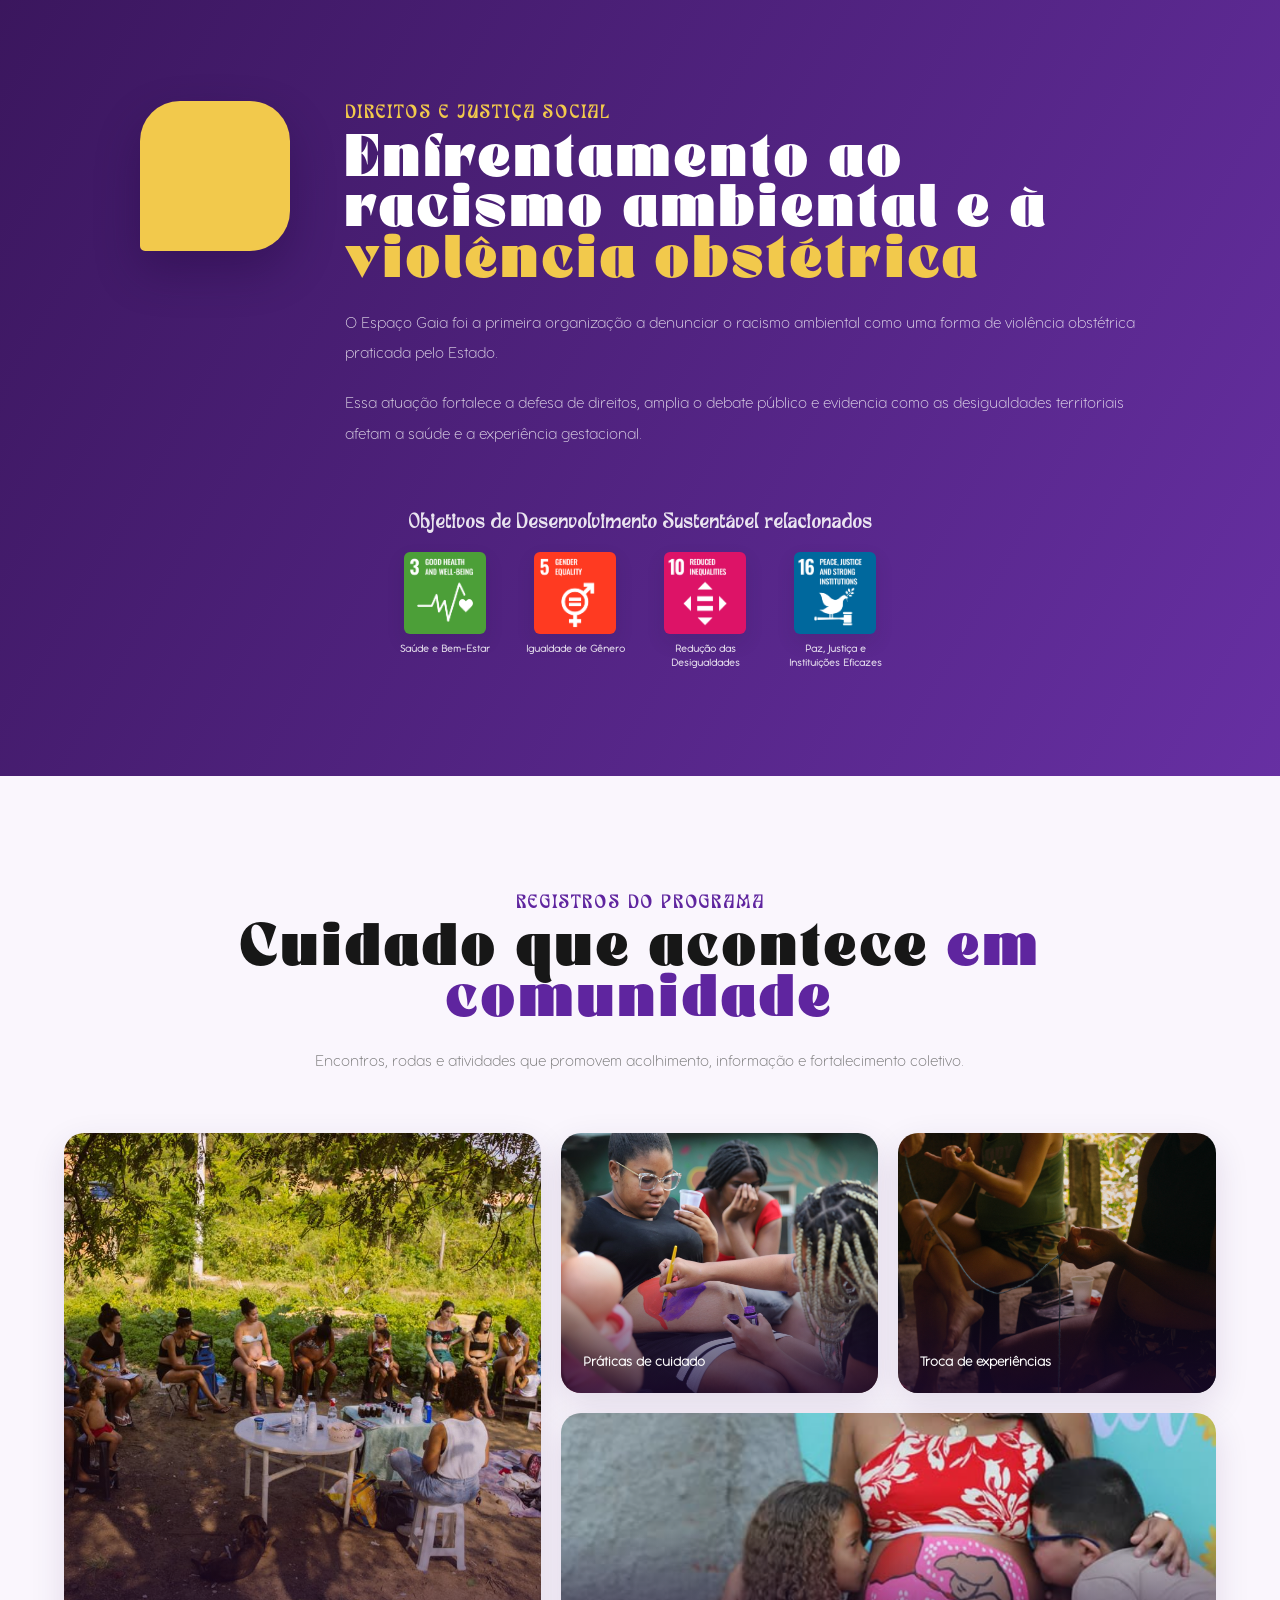
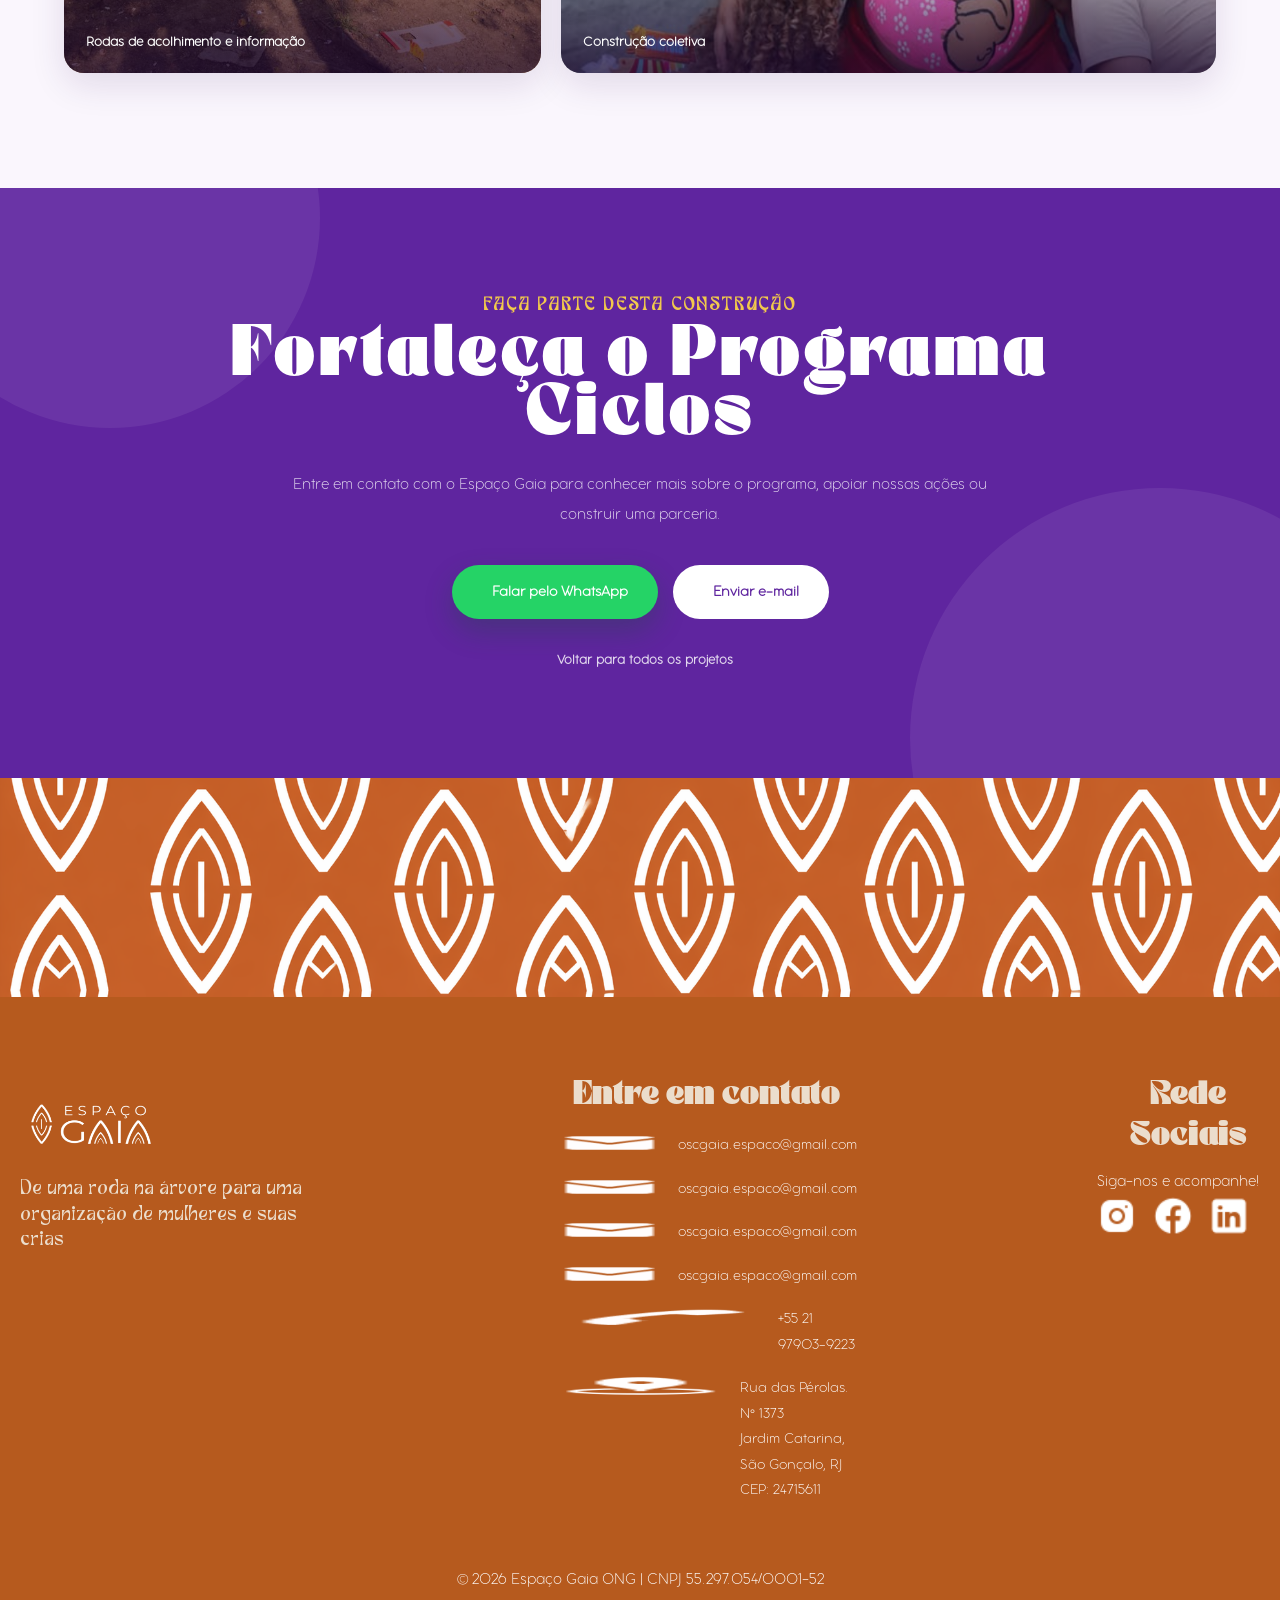
<file: programaCiclos.html>
<!DOCTYPE html>
<html lang="pt-br">
<head>
    <meta charset="UTF-8">
    <meta name="viewport" content="width=device-width, initial-scale=1.0">
    <title>Programa Ciclos</title>
    <link rel="stylesheet" href="style.css">
    <link rel="stylesheet" href="ciclos.css">
    <link rel="stylesheet" href="responsivo.css">
</head>
<body>
    <header>
      <div class="container">
        <div class="logo">
          <a href="#inicio"
            ><img src="imagem/Observatorio branca.png" alt="logo Gaia"
          /></a>
        </div>
        <nav>
          <ul class="menu">
            <li><a href="#inicio">Início</a></li>
            <li><a href="sobre.html">Sobre nós</a></li>
            <li><a href="#projetos">Projetos</a></li>
            <li><a href="#ajudar">Como Ajudar</a></li>
            <li><a href="linha-Tempo.html">Linha do Tempo do Espaço Gaia</a></li>
            <!-- <li><a href="#depoimentos">Depoimentos</a></li> -->
          </ul>
        </nav>
        <div class="hamburguer">
          <span></span>
          <span></span>
          <span></span>
        </div>
        <a href="doacao.html" class="btn-doar">❤ Doe agora</a>
      </div>
    </header>

     <section
      class="ciclos-hero"
      id="ciclos-inicio"
    >

      <div class="ciclos-hero-overlay"></div>

      <div class="ciclos-hero-decoracao ciclos-hero-decoracao-um"></div>

      <div class="ciclos-hero-decoracao ciclos-hero-decoracao-dois"></div>

      <div class="ciclos-hero-container">

        <div
          class="ciclos-hero-conteudo"
          data-ciclos-animacao="esquerda"
        >

          <span class="ciclos-hero-etiqueta">
            Programa do Espaço Gaia
          </span>

          <h1 class="ciclos-hero-titulo">
            Programa Ciclos de
            <span>Doulagem Coletiva</span>
          </h1>

          <p class="ciclos-hero-texto">
            Informação, acolhimento e cuidado gratuito para mulheres e
            pessoas gestantes durante todo o ciclo gravídico-puerperal.
          </p>

          <div class="ciclos-hero-botoes">

            <a
              href="#ciclos-cuidado"
              class="ciclos-btn ciclos-btn-principal"
            >
              Conheça o programa

              <i
                class="fa-solid fa-arrow-down"
                aria-hidden="true"
              ></i>
            </a>

            <a
              href="#ciclos-contato"
              class="ciclos-btn ciclos-btn-secundario"
            >
              Entre em contato
            </a>

          </div>

          <div class="ciclos-hero-ods">

            <span class="ciclos-hero-ods-texto">
              ODS relacionadas:
            </span>

            <div class="ciclos-hero-ods-lista">

              <img
                src="imagem/Icon-ODS/E-WEB-Goal-03.png"
                alt="ODS 3 - Saúde e Bem-Estar"
                class="ciclos-hero-ods-img"
              >

              <img
                src="imagem/Icon-ODS/E-WEB-Goal-05.png"
                alt="ODS 5 - Igualdade de Gênero"
                class="ciclos-hero-ods-img"
              >

              <img
                src="imagem/Icon-ODS/E-WEB-Goal-10.png"
                alt="ODS 10 - Redução das Desigualdades"
                class="ciclos-hero-ods-img"
              >

            </div>

          </div>

        </div>


        <div
          class="ciclos-hero-imagem-area"
          data-ciclos-animacao="direita"
        >

          <div class="ciclos-hero-imagem-moldura">

            <!-- Troque pela imagem original do Programa Ciclos -->

            <img
              src="imagem/Galeria-ciclos/Projeto-ciclos4.jpg"
              alt="Encontro coletivo do Programa Ciclos"
              class="ciclos-hero-imagem"
            >

            <div class="ciclos-hero-imagem-legenda">
              <i
                class="fa-solid fa-heart"
                aria-hidden="true"
              ></i>

              Cuidado coletivo e ancestralidade
            </div>

          </div>

          <div class="ciclos-hero-selo">

            <span class="ciclos-hero-selo-numero">
              2024
            </span>

            <span class="ciclos-hero-selo-texto">
              Prêmio<br>
              Periferia Viva
            </span>

          </div>

        </div>

      </div>

      <a
        href="#ciclos-cuidado"
        class="ciclos-rolar"
        aria-label="Ir para a próxima seção"
      >

        <span>Role para conhecer</span>

        <i
          class="fa-solid fa-chevron-down"
          aria-hidden="true"
        ></i>

      </a>

    </section>


    <!-- =====================================================
         CUIDADO E ANCESTRALIDADE
    ====================================================== -->

    <section
      class="ciclos-cuidado"
      id="ciclos-cuidado"
    >

      <div class="ciclos-container">

        <div class="ciclos-secao-grid">

          <div
            class="ciclos-secao-imagem-area"
            data-ciclos-animacao="esquerda"
          >

            <div class="ciclos-imagem-destaque">

              <!-- Troque pela primeira imagem do PDF -->

              <img
                src="imagem/Galeria-ciclos/Projeto-ciclos2.jpg"
                alt="Mulheres e pessoas gestantes participando de uma roda de acolhimento"
                class="ciclos-imagem-principal"
              >

            </div>

            <div class="ciclos-imagem-detalhe">

              <i
                class="fa-solid fa-hands-holding-circle"
                aria-hidden="true"
              ></i>

              <p>
                Espaços seguros para compartilhar experiências,
                conhecimentos e cuidados.
              </p>

            </div>

          </div>


          <div
            class="ciclos-secao-conteudo"
            data-ciclos-animacao="direita"
          >

            <span class="ciclos-subtitulo">
              Cuidado e ancestralidade
            </span>

            <h2 class="ciclos-titulo-secao">
              Apoio durante todo o ciclo
              <span>gravídico-puerperal</span>
            </h2>

            <p class="ciclos-texto-secao">
              O Ciclos é um programa do Espaço Gaia que oferece apoio
              gratuito para gestantes do território, fortalecendo os
              cuidados durante todo o ciclo gravídico-puerperal.
            </p>

            <p class="ciclos-texto-secao">
              Por meio de encontros e rodas, o programa promove
              informação, acolhimento e troca entre mulheres e pessoas
              gestantes.
            </p>

            <div class="ciclos-destaque-frase">

              <span class="ciclos-destaque-aspas">
                “
              </span>

              <p>
                Cuidar também significa escutar, informar, acolher e
                fortalecer a autonomia de cada pessoa.
              </p>

            </div>


            <!-- ODS da seção -->

            <div class="ciclos-ods">

              <p class="ciclos-ods-titulo">
                Esta iniciativa contribui para:
              </p>

              <div class="ciclos-ods-lista">

                <div class="ciclos-ods-item">

                  <img
                    src="imagem/Icon-ODS/E-WEB-Goal-03.png"
                    alt="ODS 3 - Saúde e Bem-Estar"
                    class="ciclos-ods-imagem"
                  >

                  <span>
                    Saúde e Bem-Estar
                  </span>

                </div>

                <div class="ciclos-ods-item">

                  <img
                    src="imagem/Icon-ODS/E-WEB-Goal-04.png"
                    alt="ODS 4 - Educação de Qualidade"
                    class="ciclos-ods-imagem"
                  >

                  <span>
                    Educação de Qualidade
                  </span>

                </div>

                <div class="ciclos-ods-item">

                  <img
                    src="imagem/Icon-ODS/E-WEB-Goal-05.png"
                    alt="ODS 5 - Igualdade de Gênero"
                    class="ciclos-ods-imagem"
                  >

                  <span>
                    Igualdade de Gênero
                  </span>

                </div>

              </div>

            </div>

          </div>

        </div>

      </div>

    </section>


    <!-- =====================================================
         COMO FUNCIONA
    ====================================================== -->

    <section
      class="ciclos-funcionamento"
      id="ciclos-funcionamento"
    >

      <div class="ciclos-container">

        <div
          class="ciclos-cabecalho-secao ciclos-cabecalho-centralizado"
          data-ciclos-animacao="cima"
        >

          <span class="ciclos-subtitulo">
            Como o programa acontece
          </span>

          <h2 class="ciclos-titulo-secao">
            Encontros que fortalecem
            <span>autonomia e vínculos</span>
          </h2>

          <p class="ciclos-descricao-secao">
            O Programa Ciclos cria espaços coletivos, educativos e
            acolhedores para que cada fase seja vivida com mais
            informação, segurança e apoio.
          </p>

        </div>


        <div class="ciclos-etapas">

          <!-- Card 1 -->

          <article
            class="ciclos-etapa-card"
            data-ciclos-animacao="cima"
          >

            <span class="ciclos-etapa-numero">
              01
            </span>

            <div class="ciclos-etapa-icone">

              <i
                class="fa-solid fa-people-group"
                aria-hidden="true"
              ></i>

            </div>

            <h3 class="ciclos-etapa-titulo">
              Encontros coletivos
            </h3>

            <p class="ciclos-etapa-texto">
              Momentos de convivência e construção coletiva entre
              mulheres, gestantes e pessoas do território.
            </p>

          </article>


          <!-- Card 2 -->

          <article
            class="ciclos-etapa-card"
            data-ciclos-animacao="cima"
          >

            <span class="ciclos-etapa-numero">
              02
            </span>

            <div class="ciclos-etapa-icone">

              <i
                class="fa-solid fa-comments"
                aria-hidden="true"
              ></i>

            </div>

            <h3 class="ciclos-etapa-titulo">
              Rodas de conversa
            </h3>

            <p class="ciclos-etapa-texto">
              Espaços de escuta, diálogo e compartilhamento de
              experiências sobre gestação, parto e puerpério.
            </p>

          </article>


          <!-- Card 3 -->

          <article
            class="ciclos-etapa-card"
            data-ciclos-animacao="cima"
          >

            <span class="ciclos-etapa-numero">
              03
            </span>

            <div class="ciclos-etapa-icone">

              <i
                class="fa-solid fa-book-open-reader"
                aria-hidden="true"
              ></i>

            </div>

            <h3 class="ciclos-etapa-titulo">
              Acesso à informação
            </h3>

            <p class="ciclos-etapa-texto">
              Compartilhamento de conhecimentos importantes para
              fortalecer decisões conscientes e o acesso a direitos.
            </p>

          </article>


          <!-- Card 4 -->

          <article
            class="ciclos-etapa-card"
            data-ciclos-animacao="cima"
          >

            <span class="ciclos-etapa-numero">
              04
            </span>

            <div class="ciclos-etapa-icone">

              <i
                class="fa-solid fa-hand-holding-heart"
                aria-hidden="true"
              ></i>

            </div>

            <h3 class="ciclos-etapa-titulo">
              Acolhimento
            </h3>

            <p class="ciclos-etapa-texto">
              Apoio baseado no respeito, na escuta e no reconhecimento
              das necessidades de cada pessoa.
            </p>

          </article>

        </div>


        <!-- ODS da seção -->

        <div
          class="ciclos-ods ciclos-ods-centralizada"
          data-ciclos-animacao="cima"
        >

          <p class="ciclos-ods-titulo">
            Objetivos de Desenvolvimento Sustentável relacionados
          </p>

          <div class="ciclos-ods-lista">

            <div class="ciclos-ods-item">

              <img
                src="imagem/Icon-ODS/E-WEB-Goal-03.png"
                alt="ODS 3 - Saúde e Bem-Estar"
                class="ciclos-ods-imagem"
              >

              <span>
                Saúde e Bem-Estar
              </span>

            </div>

            <div class="ciclos-ods-item">

              <img
                src="imagem/Icon-ODS/E-WEB-Goal-04.png"
                alt="ODS 4 - Educação de Qualidade"
                class="ciclos-ods-imagem"
              >

              <span>
                Educação de Qualidade
              </span>

            </div>

            <div class="ciclos-ods-item">

              <img
                src="imagem/Icon-ODS/E-WEB-Goal-10.png"
                alt="ODS 10 - Redução das Desigualdades"
                class="ciclos-ods-imagem"
              >

              <span>
                Redução das Desigualdades
              </span>

            </div>

          </div>

        </div>

      </div>

    </section>


    <!-- =====================================================
         PRÊMIO PERIFERIA VIVA
    ====================================================== -->

    <section
      class="ciclos-premio"
      id="ciclos-premio"
    >

      <div class="ciclos-premio-fundo"></div>

      <div class="ciclos-container">

        <div class="ciclos-premio-conteudo">

          <div
            class="ciclos-premio-icone-area"
            data-ciclos-animacao="esquerda"
          >

            <div class="ciclos-premio-circulo">

              <i
                class="fa-solid fa-trophy"
                aria-hidden="true"
              ></i>

            </div>

            <span class="ciclos-premio-ano">
              2024
            </span>

          </div>


          <div
            class="ciclos-premio-texto-area"
            data-ciclos-animacao="direita"
          >

            <span class="ciclos-premio-etiqueta">
              Reconhecimento
            </span>

            <h2 class="ciclos-premio-titulo">
              Prêmio Periferia Viva
            </h2>

            <p class="ciclos-premio-texto">
              Em 2024, o Programa Ciclos foi reconhecido com o
              Prêmio Periferia Viva, reforçando a importância dessa
              construção coletiva e o potencial de replicabilidade
              do programa.
            </p>

            <div class="ciclos-premio-destaques">

              <div class="ciclos-premio-destaque-item">

                <i
                  class="fa-solid fa-award"
                  aria-hidden="true"
                ></i>

                <span>
                  Reconhecimento nacional
                </span>

              </div>

              <div class="ciclos-premio-destaque-item">

                <i
                  class="fa-solid fa-people-arrows"
                  aria-hidden="true"
                ></i>

                <span>
                  Construção coletiva
                </span>

              </div>

              <div class="ciclos-premio-destaque-item">

                <i
                  class="fa-solid fa-seedling"
                  aria-hidden="true"
                ></i>

                <span>
                  Potencial replicável
                </span>

              </div>

            </div>

          </div>

        </div>

      </div>

    </section>


    <!-- =====================================================
         REPLICÁVEL E POTENTE
    ====================================================== -->

    <section
      class="ciclos-potente"
      id="ciclos-potente"
    >

      <div class="ciclos-container">

        <div class="ciclos-secao-grid ciclos-secao-grid-invertido">

          <div
            class="ciclos-secao-conteudo"
            data-ciclos-animacao="esquerda"
          >

            <span class="ciclos-subtitulo">
              Replicável e potente
            </span>

            <h2 class="ciclos-titulo-secao">
              Cada pessoa vive fases com
              <span>desafios próprios</span>
            </h2>

            <p class="ciclos-texto-secao">
              O Programa Ciclos nasce do entendimento de que cada
              pessoa vive fases com desafios e necessidades próprias.
              Por isso, são criados espaços seguros e educativos para
              que esses ciclos sejam vividos com autonomia e apoio.
            </p>

            <p class="ciclos-texto-secao">
              O propósito é fortalecer vínculos, ampliar o acesso ao
              conhecimento e promover a autonomia, tendo como guias a
              escuta e a ancestralidade.
            </p>


            <div class="ciclos-valores">

              <div class="ciclos-valor-item">

                <div class="ciclos-valor-icone">

                  <i
                    class="fa-solid fa-ear-listen"
                    aria-hidden="true"
                  ></i>

                </div>

                <div class="ciclos-valor-conteudo">

                  <h3>
                    Escuta
                  </h3>

                  <p>
                    Acolher experiências e necessidades com respeito.
                  </p>

                </div>

              </div>


              <div class="ciclos-valor-item">

                <div class="ciclos-valor-icone">

                  <i
                    class="fa-solid fa-tree"
                    aria-hidden="true"
                  ></i>

                </div>

                <div class="ciclos-valor-conteudo">

                  <h3>
                    Ancestralidade
                  </h3>

                  <p>
                    Valorizar saberes, histórias e práticas coletivas.
                  </p>

                </div>

              </div>


              <div class="ciclos-valor-item">

                <div class="ciclos-valor-icone">

                  <i
                    class="fa-solid fa-person-rays"
                    aria-hidden="true"
                  ></i>

                </div>

                <div class="ciclos-valor-conteudo">

                  <h3>
                    Autonomia
                  </h3>

                  <p>
                    Fortalecer decisões informadas e conscientes.
                  </p>

                </div>

              </div>

            </div>

          </div>


          <div
            class="ciclos-secao-imagem-area"
            data-ciclos-animacao="direita"
          >

            <div class="ciclos-imagem-destaque">

              <!-- Troque pela segunda imagem do PDF -->

              <img
                src="imagem/Galeria-ciclos/Projeto-ciclos3.png"
                alt="Atividade de cuidado realizada durante o Programa Ciclos"
                class="ciclos-imagem-principal"
              >


            </div>

            <div class="ciclos-imagem-detalhe ciclos-imagem-detalhe-direita">

              <i
                class="fa-solid fa-seedling"
                aria-hidden="true"
              ></i>

              <p>
                Um programa construído no território e com potencial
                para inspirar outras comunidades.
              </p>

            </div>

          </div>

        </div>


        <!-- ODS da seção -->

        <div
          class="ciclos-ods ciclos-ods-centralizada"
          data-ciclos-animacao="cima"
        >

          <p class="ciclos-ods-titulo">
            Objetivos de Desenvolvimento Sustentável relacionados
          </p>

          <div class="ciclos-ods-lista">

            <div class="ciclos-ods-item">

              <img
                src="imagem/Icon-ODS/E-WEB-Goal-05.png"
                alt="ODS 5 - Igualdade de Gênero"
                class="ciclos-ods-imagem"
              >

              <span>
                Igualdade de Gênero
              </span>

            </div>

            <div class="ciclos-ods-item">

              <img
                src="imagem/Icon-ODS/E-WEB-Goal-10.png"
                alt="ODS 10 - Redução das Desigualdades"
                class="ciclos-ods-imagem"
              >

              <span>
                Redução das Desigualdades
              </span>

            </div>

            <div class="ciclos-ods-item">

              <img
                src="imagem/Icon-ODS/E-WEB-Goal-16.png"
                alt="ODS 16 - Paz, Justiça e Instituições Eficazes"
                class="ciclos-ods-imagem"
              >

              <span>
                Paz, Justiça e Instituições Eficazes
              </span>

            </div>

            <div class="ciclos-ods-item">

              <img
                src="imagem/Icon-ODS/E-WEB-Goal-17.png"
                alt="ODS 17 - Parcerias e Meios de Implementação"
                class="ciclos-ods-imagem">

              <span>
                Parcerias e Meios de Implementação
              </span>

            </div>

          </div>

        </div>

      </div>

    </section>


    <!-- =====================================================
         ENFRENTAMENTO À VIOLÊNCIA OBSTÉTRICA
    ====================================================== -->

    <section class="ciclos-direitos">

      <div class="ciclos-container">

        <div
          class="ciclos-direitos-conteudo"
          data-ciclos-animacao="cima"
        >

          <div class="ciclos-direitos-icone">

            <i
              class="fa-solid fa-scale-balanced"
              aria-hidden="true"
            ></i>

          </div>

          <div class="ciclos-direitos-texto">

            <span class="ciclos-subtitulo">
              Direitos e justiça social
            </span>

            <h2 class="ciclos-titulo-secao">
              Enfrentamento ao racismo ambiental e à
              <span>violência obstétrica</span>
            </h2>

            <p class="ciclos-texto-secao">
              O Espaço Gaia foi a primeira organização a denunciar o
              racismo ambiental como uma forma de violência obstétrica
              praticada pelo Estado.
            </p>

            <p class="ciclos-texto-secao">
              Essa atuação fortalece a defesa de direitos, amplia o
              debate público e evidencia como as desigualdades
              territoriais afetam a saúde e a experiência gestacional.
            </p>

          </div>

        </div>


        <!-- ODS da seção -->

        <div
          class="ciclos-ods ciclos-ods-centralizada ciclos-ods-clara"
          data-ciclos-animacao="cima"
        >

          <p class="ciclos-ods-titulo">
            Objetivos de Desenvolvimento Sustentável relacionados
          </p>

          <div class="ciclos-ods-lista">

            <div class="ciclos-ods-item">

              <img
                src="imagem/Icon-ODS/E-WEB-Goal-03.png"
                alt="ODS 3 - Saúde e Bem-Estar"
                class="ciclos-ods-imagem"
              >

              <span>
                Saúde e Bem-Estar
              </span>

            </div>

            <div class="ciclos-ods-item">

              <img
                src="imagem/Icon-ODS/E-WEB-Goal-05.png"
                alt="ODS 5 - Igualdade de Gênero"
                class="ciclos-ods-imagem"
              >

              <span>
                Igualdade de Gênero
              </span>

            </div>

            <div class="ciclos-ods-item">

              <img
                src="imagem/Icon-ODS/E-WEB-Goal-10.png"
                alt="ODS 10 - Redução das Desigualdades"
                class="ciclos-ods-imagem"
              >

              <span>
                Redução das Desigualdades
              </span>

            </div>

            <div class="ciclos-ods-item">

              <img
                src="imagem/Icon-ODS/E-WEB-Goal-16.png"
                alt="ODS 16 - Paz, Justiça e Instituições Eficazes"
                class="ciclos-ods-imagem"
              >

              <span>
                Paz, Justiça e Instituições Eficazes
              </span>

            </div>

          </div>

        </div>

      </div>

    </section>


    <!-- =====================================================
         GALERIA
    ====================================================== -->

    <section class="ciclos-galeria">

      <div class="ciclos-container">

        <div
          class="ciclos-cabecalho-secao ciclos-cabecalho-centralizado"
          data-ciclos-animacao="cima"
        >

          <span class="ciclos-subtitulo">
            Registros do programa
          </span>

          <h2 class="ciclos-titulo-secao">
            Cuidado que acontece
            <span>em comunidade</span>
          </h2>

          <p class="ciclos-descricao-secao">
            Encontros, rodas e atividades que promovem acolhimento,
            informação e fortalecimento coletivo.
          </p>

        </div>


        <div class="ciclos-galeria-grid">

          <figure
            class="ciclos-galeria-item ciclos-galeria-item-grande"
            data-ciclos-animacao="cima"
          >

           <a href="imagem/Galeria-ciclos/Projeto-ciclos4.jpg" class="ciclos-lightbox-item">
             <img src="imagem/Galeria-ciclos/Projeto-ciclos4.jpg"
             alt="Programa Ciclos"
             class="ciclos-galeria-imagem">
            </a>

            <figcaption class="ciclos-galeria-legenda">
              Rodas de acolhimento e informação
            </figcaption>

          </figure>


          <figure
            class="ciclos-galeria-item"
            data-ciclos-animacao="cima"
          >

           <a href="imagem/Galeria-ciclos/Projeto-ciclos1.png" class="ciclos-lightbox-item">
             <img src="imagem/Galeria-ciclos/Projeto-ciclos1.png"
             alt="Programa Ciclos"
             class="ciclos-galeria-imagem">
            </a>

            <figcaption class="ciclos-galeria-legenda">
              Práticas de cuidado
            </figcaption>

          </figure>


          <figure
            class="ciclos-galeria-item"
            data-ciclos-animacao="cima"
          >

            <a href="imagem/Galeria-ciclos/Projeto-ciclos2.jpg" class="ciclos-lightbox-item">
             <img src="imagem/Galeria-ciclos/Projeto-ciclos2.jpg"
             alt="Programa Ciclos"
             class="ciclos-galeria-imagem">
            </a>

            <figcaption class="ciclos-galeria-legenda">
              Troca de experiências
            </figcaption>

          </figure>


          <figure
            class="ciclos-galeria-item ciclos-galeria-item-horizontal"
            data-ciclos-animacao="cima"
          >

            <a href="imagem/Galeria-ciclos/Projeto-ciclos3.png" class="ciclos-lightbox-item">
             <img src="imagem/Galeria-ciclos/Projeto-ciclos3.png"
             alt="Programa Ciclos"
             class="ciclos-galeria-imagem">
            </a>

            <figcaption class="ciclos-galeria-legenda">
              Construção coletiva
            </figcaption>

          </figure>

        </div>


      </div>
          

    </section>
<div class="ciclos-lightbox">

        <span class="ciclos-lightbox-fechar">&times;</span>

       <img class="ciclos-lightbox-img">

      </div>

    <!-- =====================================================
         CHAMADA PARA AÇÃO
    ====================================================== -->

    <section
      class="ciclos-contato"
      id="ciclos-contato"
    >

      <div class="ciclos-contato-decoracao ciclos-contato-decoracao-um"></div>

      <div class="ciclos-contato-decoracao ciclos-contato-decoracao-dois"></div>

      <div class="ciclos-container">

        <div
          class="ciclos-contato-conteudo"
          data-ciclos-animacao="cima"
        >

          <span class="ciclos-contato-etiqueta">
            Faça parte desta construção
          </span>

          <h2 class="ciclos-contato-titulo">
            Fortaleça o Programa Ciclos
          </h2>

          <p class="ciclos-contato-texto">
            Entre em contato com o Espaço Gaia para conhecer mais sobre
            o programa, apoiar nossas ações ou construir uma parceria.
          </p>

          <div class="ciclos-contato-botoes">

            <!-- Coloque o número do WhatsApp com DDD e sem espaços -->

            <a
              href="https://wa.me/5521000000000"
              class="ciclos-btn ciclos-btn-contato"
              target="_blank"
              rel="noopener noreferrer"
            >

              <i
                class="fa-brands fa-whatsapp"
                aria-hidden="true"
              ></i>

              Falar pelo WhatsApp
            </a>

            <a
              href="mailto:contato@espacogaia.org.br"
              class="ciclos-btn ciclos-btn-contato-secundario"
            >

              <i
                class="fa-solid fa-envelope"
                aria-hidden="true"
              ></i>

              Enviar e-mail
            </a>

          </div>

          <a
            href="index.html#projetos"
            class="ciclos-voltar-projetos"
          >

            <i
              class="fa-solid fa-arrow-left"
              aria-hidden="true"
            ></i>

            Voltar para todos os projetos
          </a>

        </div>

      </div>

    </section>

  </main>

    <section class="section-faixa">
           <div class="faixa-logo animar">
              <img src="imagem/faixa-log-cop.png" alt="faixa-log">
            </div>
    </section>

   


 

    <footer id="footer" class="footer animar">
       <div class="container-footer">
        <div class="footer-content">
          
          <!-- logo -->
          <div class="logo-footer">
            <img src="imagem/Observatorio branca.png" alt="logo-contato" />
            <p >De uma roda na árvore para uma <br> organização de mulheres e suas crias</p>
          </div>

          <!-- INFORMAÇÕES -->
          <div class="info-footer">
            <h2>Entre em contato</h2>
            <div class="footer-cont">
              <img src="imagem/email-logo1.png" alt="email-logo" />
              <p>oscgaia.espaco@gmail.com</p>
            </div>
            <div class="footer-cont">
              <img src="imagem/email-logo1.png" alt="email-logo" />
              <p>oscgaia.espaco@gmail.com</p>
            </div>
            <div class="footer-cont">
              <img src="imagem/email-logo1.png" alt="email-logo" />
              <p>oscgaia.espaco@gmail.com</p>
            </div>
            <div class="footer-cont">
              <img src="imagem/email-logo1.png" alt="email-logo" />
              <p>oscgaia.espaco@gmail.com</p>
            </div>
            <div class="footer-cont">
              <img src="imagem/telefone-logo.png" alt="telefone-logo" />
              <p>+55 21 97903-9223</p>
            </div>
            <div class="footer-cont">
              <img src="imagem/logo-loca.png" alt="logo-loca" />
              <p>
                Rua das Pérolas. N° 1373 <br />
                Jardim Catarina, São Gonçalo, RJ <br />
                CEP: 24715611
              </p>
            </div>
          </div>
          <!-- rede sociais -->
          <div class="footer-rede">
            <h2>Rede Sociais</h2>
            <p>Siga-nos e acompanhe!</p>
            <div class="rede">
              <div class="rede-sociais">
              <a href="https://www.instagram.com/gaia.espaco?igsh=cjQ1c2g4MWlua2tu"><img src="imagem/insta-logo.png" alt="instagran-logo"/></a>
            </div>
            <div class="rede-sociais">
              <a href="#"><img src="imagem/logo-facebook.png" alt="logo-facebook"/></a>
            </div>
            <div class="rede-sociais">
              <a href="#"><img src="imagem/logo-linkedin.png" alt="logo-linkedin"/></a>
            </div>
            </div>
        </div>
      </div>
      <div class="div-footer">
        <p>© 2026 Espaço Gaia ONG | CNPJ 55.297.054/0001-52</p>
      </div>
    </footer>

    <script src="script.js"></script>
</body>
</html>
</file>
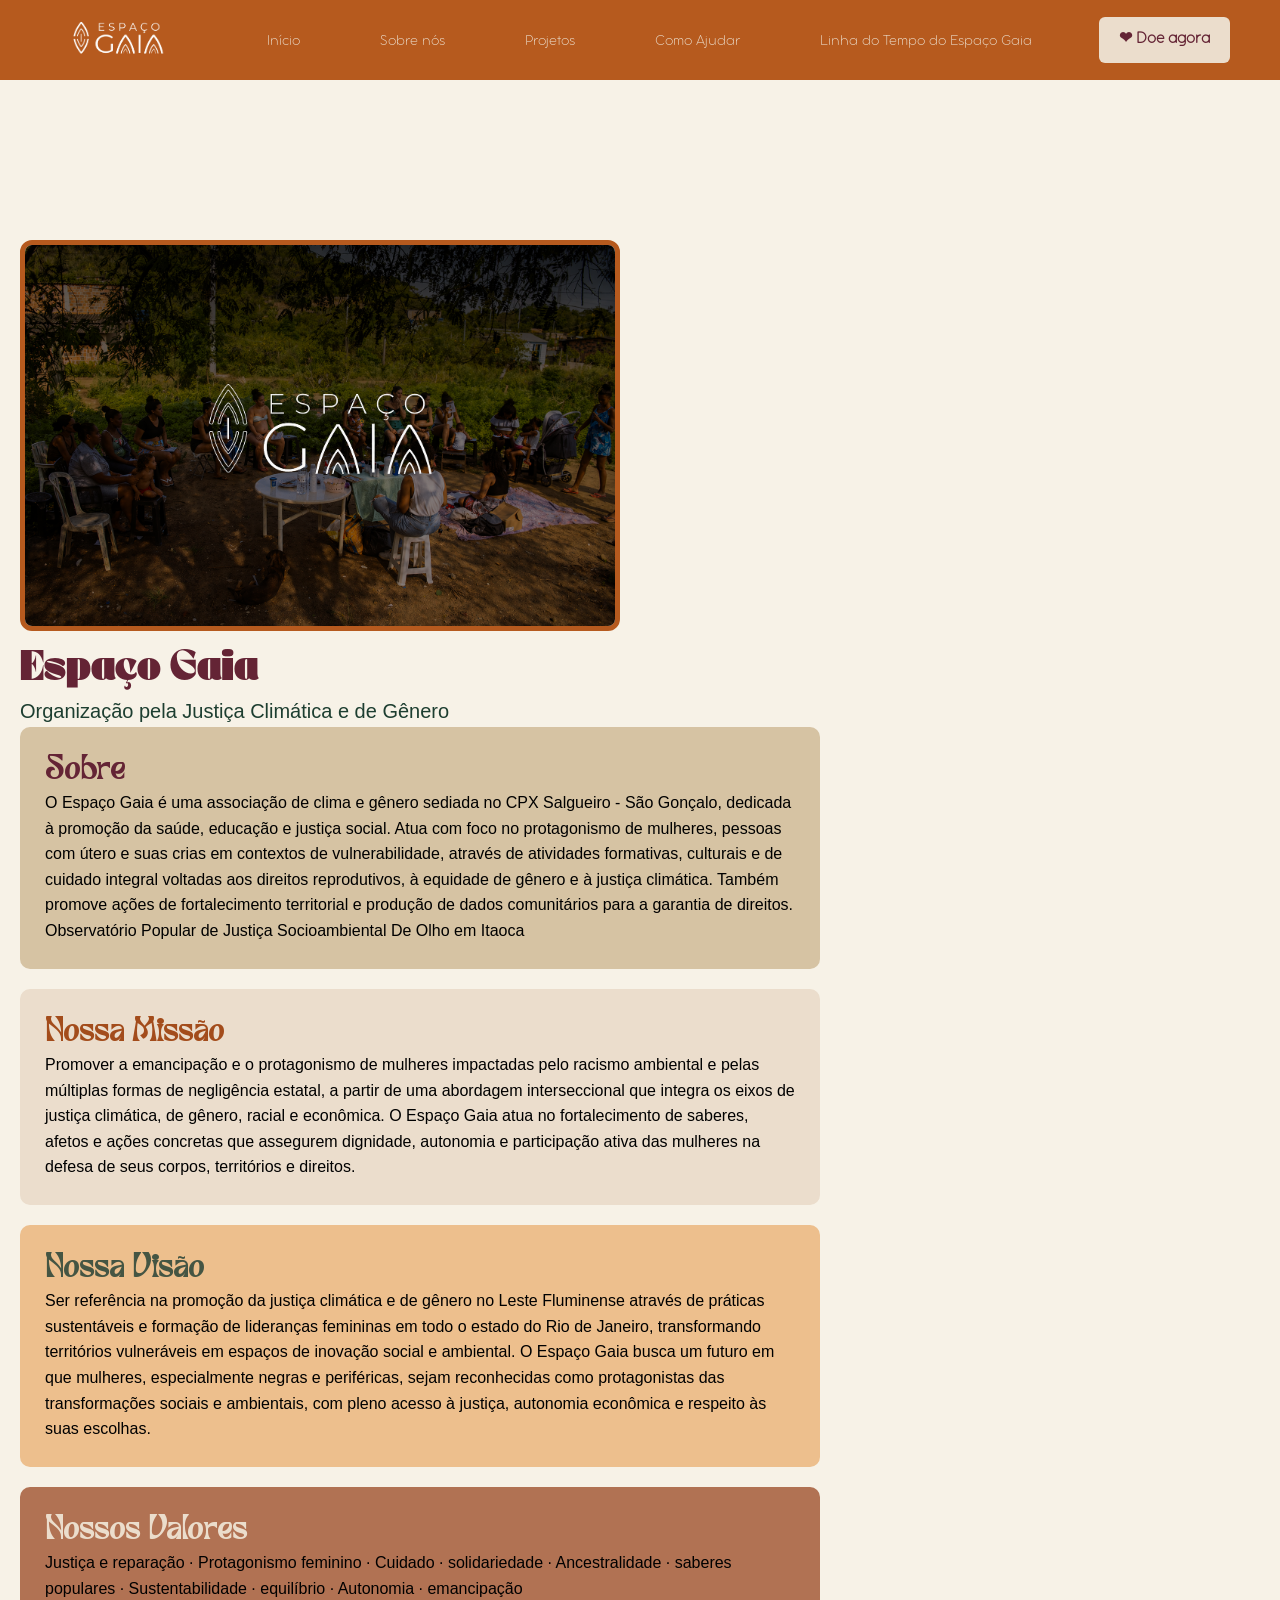
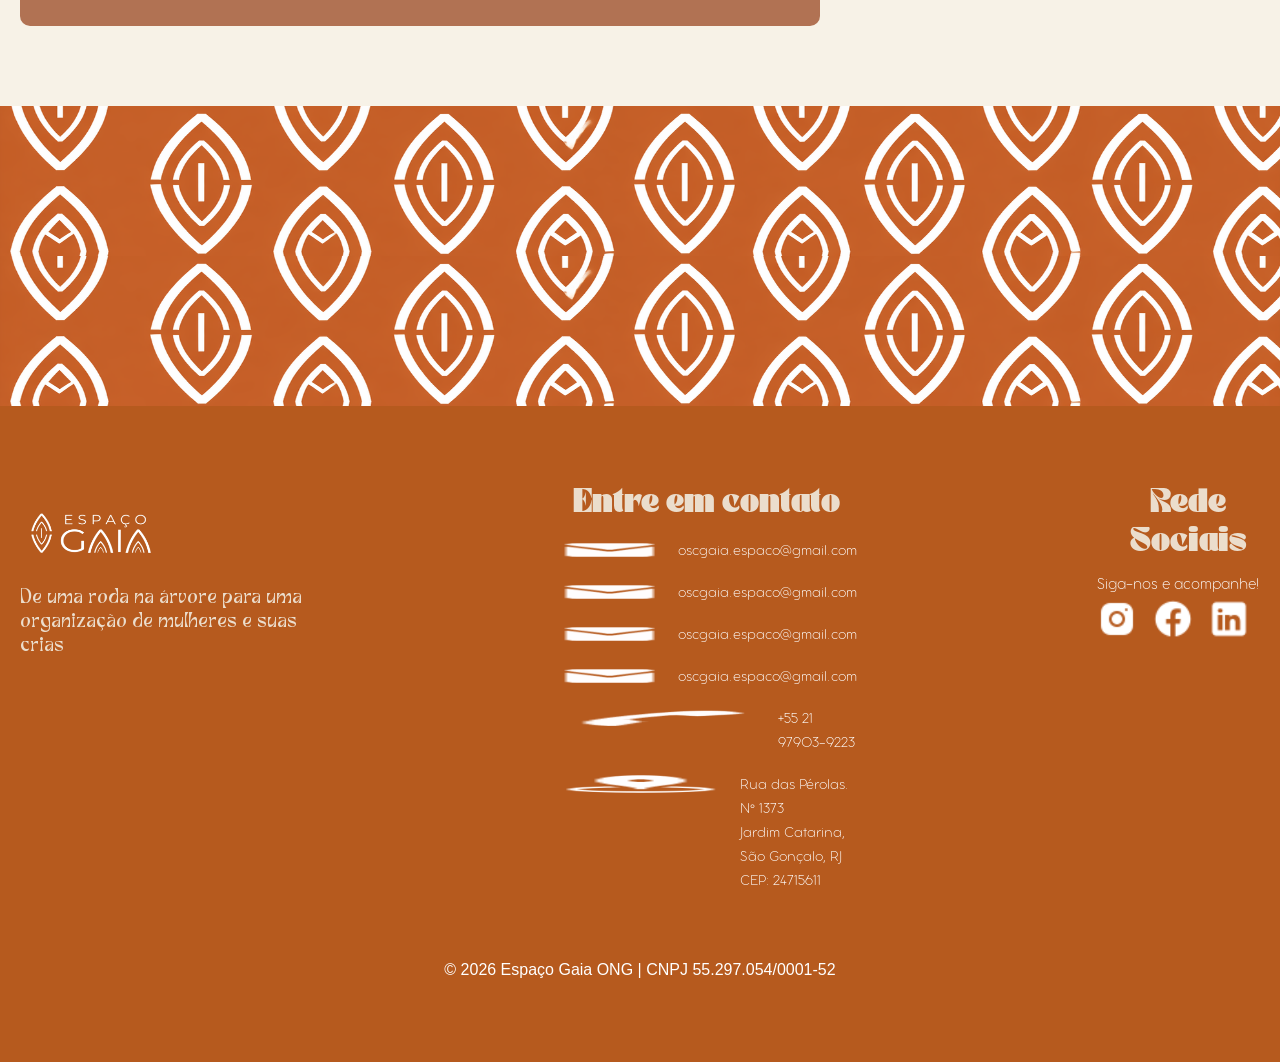
<file: sobre.html>
<!doctype html>
<html lang="pt-br">
    <head>
        <meta charset="UTF-8" />
        <meta name="viewport" content="width=device-width, initial-scale=1.0" />
        <title>Sobre o Espaço Gaia</title>
        <link rel="stylesheet" href="style.css" />
        <link rel="stylesheet" href="sobre.css" />
        <link rel="stylesheet" href="responsivo.css" />
    </head>
    <body class="sobre-page">
        <header>
            <div class="container">
                <div class="logo">
                <a href="index.html"><img src="imagem/Observatorio branca.png" alt="logo Gaia"/></a>
            </div>
            <nav>
                <ul class="menu">
                    <li><a href="index.html">Início</a></li>
                    <li><a href="#sobre">Sobre nós</a></li>
                    <li><a href="#projetos">Projetos</a></li>
                    <li><a href="#ajudar">Como Ajudar</a></li>
                    <li><a href="linha-Tempo.html">Linha do Tempo do Espaço Gaia</a></li>
                    <!-- <li><a href="#depoimentos">Depoimentos</a></li> -->
                </ul>
            </nav>
            <div class="hamburguer">
                <span></span>
                <span></span>
                <span></span>
            </div>
            <a href="doacao.html" class="btn-doar">❤ Doe agora</a>

        </header>

        <!-- HERO -->
        <section class="organizacao">
            <div class="imagem-pag animar">
                <img src="imagem/sobre-pag2.png" alt="Comunidade Espaço Gaia">
            </div>
            <div class="organizacao-content animar">
                <div class="text animar">
                    <h2>Espaço Gaia</h2>
                <p>
                    Organização pela Justiça Climática e de Gênero
                </p>

                </div>
                <div class="sobre-cont animar">
                  <h2>Sobre</h2>
                  <p>O Espaço Gaia é uma associação de clima e gênero sediada no CPX
                  Salgueiro - São Gonçalo, dedicada à promoção da saúde, educação e 
                  justiça social. Atua com foco no protagonismo de mulheres, pessoas 
                  com útero e suas crias em contextos de vulnerabilidade, através de  
                  atividades formativas, culturais e de cuidado integral voltadas aos 
                  direitos reprodutivos, à equidade de gênero e à justiça climática. 
                  Também promove ações de fortalecimento territorial e produção de 
                  dados comunitários para a garantia de direitos. Observatório Popular 
                 de Justiça Socioambiental De Olho em Itaoca
                  </p>
                </div>

                 <!-- MISSÃO -->
            <div class="missao-cont animar">
               <h2>Nossa Missão</h2>
                <p>Promover a emancipação e o protagonismo de mulheres impactadas pelo racismo ambiental e pelas múltiplas formas de negligência estatal, a partir de uma abordagem interseccional que integra os eixos de justiça climática, de gênero, racial e econômica.
                  O Espaço Gaia atua no fortalecimento de saberes, afetos e ações concretas que assegurem dignidade, autonomia e participação ativa das mulheres na defesa de seus corpos, territórios e direitos.
                </p>
            </div>


            <!-- Visão -->
            <div class="visao-cont animar">
                <h2>Nossa Visão</h2>
                <p>Ser referência na promoção da justiça climática e de gênero no Leste Fluminense através de práticas sustentáveis e formação de lideranças femininas em todo o estado do Rio de Janeiro, transformando territórios vulneráveis em espaços de inovação social e ambiental.
                   O Espaço Gaia busca um futuro em que mulheres, especialmente negras e periféricas, sejam reconhecidas como protagonistas das transformações sociais e ambientais, com pleno acesso à justiça, autonomia econômica e respeito às suas escolhas.
                </p>
            </div>
    
            <!-- Valores -->
            <div class="valores-cont animar">
               <h2>Nossos Valores</h2>

               <p>Justiça e reparação · Protagonismo feminino · Cuidado · solidariedade · Ancestralidade · saberes populares · Sustentabilidade · equilíbrio · Autonomia · emancipação</p>
            </div>
          </div>
        </section>
        <section class="section-faixa">
           <div class="faixa-logo animar">
              <img src="imagem/faixa-log-cop.png" alt="faixa-log">
            </div>
        </section>
    
    <section class="section-faixa">
           <div class="faixa-logo animar">
              <img src="imagem/faixa-log-cop.png" alt="faixa-log">
            </div>
    </section>

    <footer id="footer" class="footer animar">
       <div class="container-footer">
        <div class="footer-content">
          
          <!-- logo -->
          <div class="logo-footer">
            <img src="imagem/Observatorio branca.png" alt="logo-contato" />
            <p >De uma roda na árvore para uma <br> organização de mulheres e suas crias</p>
          </div>

          <!-- INFORMAÇÕES -->
          <div class="info-footer">
            <h2>Entre em contato</h2>
            <div class="footer-cont">
              <img src="imagem/email-logo1.png" alt="email-logo" />
              <p>oscgaia.espaco@gmail.com</p>
            </div>
            <div class="footer-cont">
              <img src="imagem/email-logo1.png" alt="email-logo" />
              <p>oscgaia.espaco@gmail.com</p>
            </div>
            <div class="footer-cont">
              <img src="imagem/email-logo1.png" alt="email-logo" />
              <p>oscgaia.espaco@gmail.com</p>
            </div>
            <div class="footer-cont">
              <img src="imagem/email-logo1.png" alt="email-logo" />
              <p>oscgaia.espaco@gmail.com</p>
            </div>
            <div class="footer-cont">
              <img src="imagem/telefone-logo.png" alt="telefone-logo" />
              <p>+55 21 97903-9223</p>
            </div>
            <div class="footer-cont">
              <img src="imagem/logo-loca.png" alt="logo-loca" />
              <p>
                Rua das Pérolas. N° 1373 <br />
                Jardim Catarina, São Gonçalo, RJ <br />
                CEP: 24715611
              </p>
            </div>
          </div>
          <!-- rede sociais -->
          <div class="footer-rede">
            <h2>Rede Sociais</h2>
            <p>Siga-nos e acompanhe!</p>
            <div class="rede">
              <div class="rede-sociais">
              <a href="https://www.instagram.com/gaia.espaco?igsh=cjQ1c2g4MWlua2tu"><img src="imagem/insta-logo.png" alt="instagran-logo"/></a>
            </div>
            <div class="rede-sociais">
              <a href="#"><img src="imagem/logo-facebook.png" alt="logo-facebook"/></a>
            </div>
            <div class="rede-sociais">
              <a href="#"><img src="imagem/logo-linkedin.png" alt="logo-linkedin"/></a>
            </div>
            </div>
        </div>
      </div>
      <div class="div-footer">
        <p>© 2026 Espaço Gaia ONG | CNPJ 55.297.054/0001-52</p>
      </div>
    </footer>

    <script src="script.js"></script>
  </body>
</html>
</file>
<file: style.css>
* {
  margin: 0;
  padding: 0;
  box-sizing: border-box;
  max-width: 100%;
}
@font-face {
  font-family: "TanBuste";
  src: url("fonts/TANBUSTER-fonts.otf") format("opentype");
}

@font-face {
  font-family: "AristotelicaPro";
  src: url("fonts/Zetafonts - Aristotelica Pro Text Extralight.otf")
    format("opentype");
}

@font-face {
  font-family: "TanParadiso";
  src: url("fonts/TAN-PARADISO.ttf") format("opentype");
}
body {
  width: 100%;
  overflow-x: hidden;
}

header {
  background: #b65a1e;
  padding: 0;
  position: relative;
  height: 80px;
  width: 100%;
  top: 0;
  z-index: 1000;
  transition: 0.3s;
}

/* logo */
.logo {
  height: 80px;
  width: 150px;
}

.logo img {
  height: 100%;
  width: 100%;
}

/* container do header */
.container {
  max-width: 1200px;
  width: 100%;
  height: 80px;
  margin: auto;
  padding: 0 10px;
  display: flex;
  align-items: center;
  justify-content: space-between;
}

/* menu opções */
.menu {
  display: flex;
  gap: 5rem;
  list-style: none;
}

/* menu links */
.menu a {
  text-decoration: none;
  color: #ebddcc;
  font-size: 15px;
  font-family: "AristotelicaPro", sans-serif;
}

/* Botão */
.btn-doar {
  background: #ebddcc;
  color: #642435;
  padding: 10px 20px;
  border-radius: 6px;
  text-decoration: none;
  font-weight: bold;
  font-family: "AristotelicaPro";
}
/*Style hamburguer */
.hamburguer {
  display: none;
  cursor: pointer;
}
.hamburguer span {
  display: block;
  width: 25px;
  height: 3px;
  background: white;
  margin: 5px 0;
  transition: 0.3s;
}

.hamburguer.ativo span:nth-child(1) {
  transform: rotate(45deg) translate(6px, 6px);
}

.hamburguer.ativo span:nth-child(2) {
  opacity: 0;
}

.hamburguer.ativo span:nth-child(3) {
  transform: rotate(-45deg) translate(5px, -5px);
}

/* style hero */
.hero {
  height: 650px;
  background: url("imagem/itaoca-84.jpg") no-repeat center/cover;
  display: flex;
  align-items: center;
  justify-content: center;
  position: relative;
  width: 100%;
}

/* camada escura na imagem */
.hero:before {
  content: "";
  position: absolute;
  inset: 0;
  background: rgba(0, 0, 0, 0.72);
}

/* conteudo acima da imagem */
.hero-container {
  position: relative;
  padding: 0;
  gap: 5rem;
  text-align: center;
}

/* Texo hero */

.hero-container h1 {
  font-size: 50px;
  margin-bottom: 10px;
  font-family: "TanBuste", sans-serif;
  color: #edbf8d;
}
.hero-container .h2 {
  font-family: "TanBuste";
}
.hero p {
  margin-bottom: 20px;
  font-size: 20px;
  font-family: "AristotelicaPro";
  padding: 0 0 20px 0;
  color: #ebddcc;
}

/* botão hero */
.hero-botoes {
  display: flex;
  gap: 15px;
  justify-content: center;
  margin-top: 20px;
}
.btn-hero {
  background: #455543;
  color: #ebddcc;
  font-family: "AristotelicaPro";
  padding: 12px 25px;
  border-radius: 6px;
  text-decoration: none;
  font-weight: bold;
  transition: 0.3;
}

.btn-hero:hover {
  background: #b65a1e;
}

/* Pagina Sobre */
.sobre {
  background: #ffffff;
  display: block;
  margin-top: 5px;
  justify-content: center;
  padding: 0 0 20px 0;
}

.container-sobre {
  align-items: center;
  gap: 40px;
}

.sobre-text h2 {
  font-size: 30px;

  font-family: "TanBuste";
  margin-left: 10px;
  color: #642435;
  justify-content: center;
  text-align: center;
}

.btn-sobre {
  margin-top: 10px;
  background: #ff2600;
  font-family: "Franklin Gothic Medium", "Arial Narrow", Arial, sans-serif;
  color: white;
  padding: 10px 20px;
  border-radius: 6px;
  text-decoration: none;
  transition: 0.3;
  margin-left: 10px;
  text-align: center;
  justify-content: center;
}

.btn-sobre:hover {
  background: #1500ff;
}

/* impacto*/
.impact {
  display: flex;
  text-align: center;
  gap: 5rem;
  margin-top: 20px;
  justify-content: center;
}

.dados {
  background: #ebddcc;
  color: #a34c1b;
  border-radius: 10px;
  width: 300px;
  height: 270px;
  align-items: center;
  justify-content: center;
  text-align: center;
  padding: 40px 0 30px 0;
}

.impact h3 {
  font-size: 25px;
}

.dados p {
  font-size: 20px;
  font-family: "TanParadiso";
  margin-bottom: 10px;
}

.dados .descricao {
  font-family: "AristotelicaPro";
  font-size: 15px;
}

.btn {
  text-align: center;
  padding: 20px;
}
/* style projetos */
.projetos {
  padding: 20px 0;
  text-align: center;
  background: #ffffff;
  width: 100%;
}

.projetos h2 {
  font-size: 30px;
  margin-bottom: 20px;
  margin-left: 10px;
  color: #642435;
  font-family: "TanBuste";
}

.cards {
  display: flex;
  gap: 2rem;
  padding: 20px;
  justify-content: center;
}

.card {
  width: 300px;
  min-height: 280px;
  border-radius: 5px;
  overflow: hidden;
  box-shadow: 0 10px 25px rgba(0, 0, 0, 0.1);
  flex-shrink: 0;
  text-align: center;
  transition: 0.3s;
}

.cor1 {
  background: #6e4c5b;
}

.cor2 {
  background: #1d3e30;
}

.cor3 {
  background: #a34c1b;
}

.cor4 {
  background: #258900;
}

.cor5 {
  background: #830000;
}
.cor6 {
  background: #000c73;
}

.card img {
  width: 100%;
  height: 200px;
  object-fit: cover;
}

.card h3 {
  margin: 10px 0 10px;
  font-family: "TanParadiso";
  font-size: 20px;
  color: #ebddcc;
  text-align: center;
}
.card a {
  display: inline-block;
  margin: 0;
  padding: 8px 15px;
  background: white;
  color: #000;
  border-radius: 5px;
  text-decoration: none;
  font-size: 0.9rem;
  transition: 0.3s;
}

.card a:hover {
  background: #b65a1e;
  color: white;
}

.card:hover {
  transform: translateY(-8px);
}

.oculto-p {
  font-family: "AristotelicaPro";
  font-size: 18px;
  max-height: 0;
  overflow: hidden;
  transition: all 0.4s ease;
  padding: 0 15px;
  color: #ebddcc;
  opacity: 0;
}

.card.ativo .oculto-p {
  max-height: 250px;
  margin-top: 10px;
  opacity: 1;
}
.card {
  cursor: pointer;
}

.oculto {
  display: none;
}

.oculto.mostrar {
  display: block;
}

.btn-ver-mais {
  display: inline-block;
  height: 35px;
  text-align: center;
  justify-content: center;
  padding: 10px 25px;
  background: #fb7c1f;
  color: #ebddcc;
  border-radius: 6px;
  text-decoration: none;
  transition: 0.3s;
  font-family: "Franklin Gothic Medium", "Arial Narrow", Arial, sans-serif;
}

.btn-ver-mais:hover {
  background: #642435;
}

/* style como ajudar */
.ajudar {
  padding: 80px 0;
  background: url("imagem/img-ajuda.JPG") center/cover no-repeat;
  position: relative;
  text-align: center;
  height: 650px;
}

.ajudar::before {
  content: "";
  position: absolute;
  top: 0;
  left: 0;
  width: 100%;
  height: 100%;
  background: rgba(0, 0, 0, 0.6);
}

.ajudar .container-ajudar {
  position: relative;
  z-index: 1;
}

.ajudar h2 {
  font-size: 30px;
  margin-bottom: 40px;
  color: #ebddcc;
  font-family: "TanBuste";
}

.ajudar-cards {
  display: flex;
  gap: 20px;
  justify-content: center;
  flex-wrap: wrap;
  padding: 100px 0;
}

.ajudar-card p {
  font-family: "AristotelicaPro";
  font-size: 12px;
  margin-top: 5px;
}

.ajudar-card h3 {
  font-family: "TanParadiso";
  color: #642435;
}

.ajudar-card {
  background: #ebddcc;
  padding: 20px;
  border-radius: 10px;
  width: 280px;
  box-shadow: 0 5px 15px rgba(0, 0, 0, 0.1);
}

.btn-ajudar {
  display: inline-block;
  margin-top: 15px;
  background: #455543;
  color: #ebddcc;
  padding: 10px 20px;
  border-radius: 6px;
  text-decoration: none;
  font-family: "AristotelicaPro";
}

/* footer*/
.footer {
  padding: 80px 0;
  background: #b65a1e;
  color: white;
}

.footer h2 {
  text-align: center;
  margin-bottom: 10px;
  color: #ebddcc;
  font-family: "TanBuste";
}

.footer-content {
  display: flex;
  gap: 15rem;
  justify-content: center;
}

.logo-footer img {
  width: 200px;
  height: 100px;
}

.logo-footer p {
  font-size: 15px;
  padding: 0 0 0 20px;
  font-family: "TanParadiso";
  color: #ebddcc;
}

.info-footer {
  max-width: 300px;
}

.info-footer h3 {
  margin-bottom: 10px;
  font-size: 20px;
}

.info-footer p {
  margin-bottom: 8px;
  font-size: 15px;
  font-family: "AristotelicaPro";
}

.footer-cont {
  display: flex;
  gap: 1rem;
  padding: 5px 0;
  width: 500px;
}

.footer-cont img {
  height: 20px;
}

.rede {
  display: flex;
  gap: 1rem;
}

.footer-rede {
  margin-bottom: 5px;
}
.footer-rede p {
  font-family: "AristotelicaPro";
}

.logo-rede h2 {
  margin: 0;
  padding: 0 0 10px 0;
  font-size: 20px;
  font-family: "TanBuste";
}

.rede-sociais img {
  width: 40px;
  height: 40px;
}

.div-footer {
  text-align: center;
  margin-top: 50px;
}

/* animar */
.animar {
  opacity: 0;
  transform: translateY(40px);
  transition: all 0.6s ease;
}

.animar.ativo {
  opacity: 1;
  transform: translateY(0);
}
</file>
<file: linha-Tempo.css>
/* pagina linha do tempo */
/* HERO DA PÁGINA */
.ldt-hero {
  width: 100%;
  min-height: 90vh;
  padding: 100px 40px 80px;

  background:
    linear-gradient(rgba(6, 36, 2, 0.78), rgba(0, 51, 5, 0.68)),
    url("imagem/itaoca-84.jpg") center/cover no-repeat;

  display: flex;
  align-items: center;
  justify-content: center;

  position: relative;
  text-align: center;
  overflow: hidden;
}

.ldt-hero-conteudo {
  width: 100%;
  max-width: 850px;
  margin: 0 auto;

  position: relative;
  z-index: 2;
}

.ldt-hero-tag {
  display: block;

  color: #edbf8d;
  font-family: "AristotelicaPro", sans-serif;
  font-size: 14px;
  font-weight: bold;

  letter-spacing: 5px;
  text-transform: uppercase;
}

.ldt-hero-titulo {
  margin: 25px 0 20px;

  color: #ebddcc;
  font-family: "TanBuste", sans-serif;
  font-size: 4.5rem;
  line-height: 1.1;

  letter-spacing: 5px;
  text-transform: uppercase;
}

.ldt-hero-texto {
  max-width: 760px;
  margin: 0 auto 35px;

  color: #ebddcc;
  font-family: "AristotelicaPro", sans-serif;
  font-size: 1.25rem;
  line-height: 1.8;
}

.ldt-hero-botao {
  display: inline-block;

  padding: 14px 28px;

  background: #b65a1e;
  color: #ffffff;

  border-radius: 8px;
  text-decoration: none;

  font-family: "AristotelicaPro", sans-serif;
  font-size: 1rem;
  font-weight: bold;

  transition: transform 0.3s ease;
}

.ldt-hero-botao:hover {
  background: #642435;
  transform: translateY(-4px);
}

/* ==================================================
   APRESENTAÇÃO
================================================== */

.ldt-apresentacao {
  width: 100%;
  padding: 90px 30px;

  background: #fff7ef;
  text-align: center;
}

.ldt-apresentacao-conteudo {
  width: 100%;
  max-width: 950px;
  margin: 0 auto;
}

.ldt-secao-tag {
  display: block;

  color: #b65a1e;
  font-family: "AristotelicaPro", sans-serif;
  font-size: 14px;
  font-weight: bold;

  letter-spacing: 4px;
  text-transform: uppercase;
}

.ldt-secao-titulo {
  margin: 18px 0 20px;

  color: #642435;
  font-family: "TanBuste", sans-serif;
  font-size: 2.7rem;
  line-height: 1.3;

  letter-spacing: 4px;
  text-transform: uppercase;
}

.ldt-apresentacao-texto {
  color: #1d3e30;
  font-family: "AristotelicaPro", sans-serif;
  font-size: 1.1rem;
  line-height: 1.9;
}

/* ==================================================
   NOSSO TERRITÓRIO
================================================== */

.ldt-territorio {
  width: 100%;
  padding: 90px 40px;

  background: #ebddcc;
}

.ldt-territorio-conteudo {
  width: 100%;
  max-width: 1200px;
  margin: 0 auto;

  display: grid;
  grid-template-columns: 1.15fr 0.85fr;
  gap: 60px;

  align-items: center;
}

.ldt-territorio-texto h2 {
  margin: 18px 0 22px;

  color: #642435;
  font-family: "TanBuste", sans-serif;
  font-size: 2.6rem;
  line-height: 1.3;

  letter-spacing: 4px;
  text-transform: uppercase;
}

.ldt-territorio-texto p {
  margin-bottom: 18px;

  color: #222222;
  font-family: "AristotelicaPro", sans-serif;
  font-size: 1.05rem;
  line-height: 1.9;
}

.ldt-territorio-dados {
  width: 100%;
  padding: 40px 35px;

  background: #ffffff;
  border-left: 8px solid #b65a1e;
  border-radius: 20px;

  box-shadow: 0 12px 30px rgba(0, 0, 0, 0.1);
}

.ldt-territorio-dados h3 {
  margin-bottom: 25px;

  color: #b65a1e;
  font-family: "TanParadiso", sans-serif;
  font-size: 1.8rem;
}

.ldt-territorio-lista {
  list-style: none;
}

.ldt-territorio-lista li {
  margin-bottom: 18px;
  padding-left: 25px;

  position: relative;

  color: #1d3e30;
  font-family: "AristotelicaPro", sans-serif;
  font-size: 1rem;
  font-weight: bold;
  line-height: 1.6;
}

.ldt-territorio-lista li:last-child {
  margin-bottom: 0;
}

.ldt-territorio-lista li::before {
  content: "";

  width: 10px;
  height: 10px;

  position: absolute;
  top: 8px;
  left: 0;

  background: #b65a1e;
  border-radius: 50%;
}

/* ==================================================
   CABEÇALHO DA LINHA DO TEMPO
================================================== */

.ldt-trajetoria {
  width: 100%;
  padding: 90px 25px;

  background: #fff7ef;
}

.ldt-trajetoria-cabecalho {
  width: 100%;
  max-width: 850px;
  margin: 0 auto 70px;

  text-align: center;
}

.ldt-trajetoria-cabecalho p {
  color: #455543;
  font-family: "AristotelicaPro", sans-serif;
  font-size: 1.05rem;
  line-height: 1.8;
}

/* ==================================================
   ESTRUTURA DA LINHA DO TEMPO
================================================== */

.ldt-eixo {
  width: 100%;
  max-width: 1100px;
  margin: 0 auto;

  position: relative;
}

.ldt-eixo::before {
  content: "";

  width: 6px;
  height: 100%;

  position: absolute;
  top: 0;
  left: 50%;

  background: #b65a1e;
  border-radius: 50px;

  transform: translateX(-50%);
}

/* ANO */

.ldt-ano {
  width: 160px;
  margin: 60px auto;
  padding: 16px 15px;

  position: relative;
  z-index: 3;

  background: #455543;
  color: #ebddcc;

  border: 5px solid #fff7ef;
  border-radius: 50px;

  text-align: center;

  box-shadow: 0 10px 25px rgba(0, 0, 0, 0.15);
}

.ldt-ano:first-child {
  margin-top: 0;
}

.ldt-ano h3 {
  color: #ebddcc;
  font-family: "TanBuste", sans-serif;
  font-size: 1.8rem;

  letter-spacing: 3px;
}

/* MARCOS */

.ldt-marco {
  width: 45%;
  margin-bottom: 42px;

  position: relative;
}

.ldt-marco-esquerda {
  margin-right: auto;
  padding-right: 45px;
}

.ldt-marco-direita {
  margin-left: auto;
  padding-left: 45px;
}

/* PONTO NO EIXO */

.ldt-marco::before {
  content: "";

  width: 22px;
  height: 22px;

  position: absolute;
  top: 36px;
  z-index: 4;

  background: #edbf8d;
  border: 5px solid #455543;
  border-radius: 50%;
}

.ldt-marco-esquerda::before {
  right: -11px;
}

.ldt-marco-direita::before {
  left: -11px;
}

/* LINHA ENTRE CARD E EIXO */

.ldt-marco::after {
  content: "";

  width: 45px;
  height: 3px;

  position: absolute;
  top: 46px;

  background: #b65a1e;
}

.ldt-marco-esquerda::after {
  right: 0;
}

.ldt-marco-direita::after {
  left: 0;
}

/* CARD */

.ldt-marco-card {
  width: 100%;
  min-height: 190px;
  padding: 28px;

  position: relative;

  background: #ffffff;
  border-top: 6px solid #b65a1e;
  border-radius: 18px;

  box-shadow: 0 10px 28px rgba(0, 0, 0, 0.09);

  transition:
    transform 0.3s ease,
    box-shadow 0.3s ease;
}

.ldt-marco-card:hover {
  transform: translateY(-7px);
  box-shadow: 0 16px 35px rgba(0, 0, 0, 0.14);
}

.ldt-marco-data {
  display: inline-block;

  margin-bottom: 14px;
  padding: 8px 14px;

  background: #ebddcc;
  color: #b65a1e;

  border-radius: 30px;

  font-family: "AristotelicaPro", sans-serif;
  font-size: 0.85rem;
  font-weight: bold;
  text-transform: uppercase;
}

.ldt-marco-card h4 {
  margin-bottom: 12px;

  color: #642435;
  font-family: "TanParadiso", sans-serif;
  font-size: 1.45rem;
  line-height: 1.4;
}

.ldt-marco-card p {
  color: #222222;
  font-family: "AristotelicaPro", sans-serif;
  font-size: 1rem;
  line-height: 1.75;
}

/* CARD DE DESTAQUE */

.ldt-marco-destaque .ldt-marco-card {
  background: #455543;
  border-top-color: #edbf8d;
}

.ldt-marco-destaque .ldt-marco-data {
  background: #b65a1e;
  color: #ffffff;
}

.ldt-marco-destaque .ldt-marco-card h4,
.ldt-marco-destaque .ldt-marco-card p {
  color: #ebddcc;
}

/* ==================================================
   PRÓXIMOS PASSOS
================================================== */

.ldt-futuro {
  width: 100%;
  padding: 90px 30px;

  background: #ebddcc;
  text-align: center;
}

.ldt-futuro-conteudo {
  width: 100%;
  max-width: 1150px;
  margin: 0 auto;
}

.ldt-futuro-grade {
  width: 100%;
  margin-top: 45px;

  display: grid;
  grid-template-columns: repeat(5, 1fr);
  gap: 20px;
}

.ldt-futuro-card {
  min-height: 150px;
  padding: 25px 18px;

  display: flex;
  align-items: center;
  justify-content: center;

  background: #ffffff;
  color: #642435;

  border-bottom: 6px solid #b65a1e;
  border-radius: 16px;

  font-family: "AristotelicaPro", sans-serif;
  font-size: 1rem;
  font-weight: bold;
  line-height: 1.5;

  box-shadow: 0 8px 22px rgba(0, 0, 0, 0.09);

  transition:
    color 0.3s ease,
    transform 0.3s ease;
}

.ldt-futuro-card:hover {
  background: #455543;
  color: #ebddcc;
  transform: translateY(-7px);
}

/* ==================================================
   ANIMAÇÃO EXCLUSIVA
================================================== */

.ldt-revelar {
  opacity: 0;
  transform: translateY(45px);

  transition:
    opacity 0.7s ease,
    transform 0.7s ease;
}

.ldt-revelar.ldt-visivel {
  opacity: 1;
  transform: translateY(0);
}
</file>
<file: responsivo.css>
/* =========================================================
   RECRIA SALGUEIRO
   RESPONSIVIDADE
========================================================= */

/* =========================================================
   NOTEBOOK / TABLET GRANDE
   ATÉ 1100px
========================================================= */

@media (max-width: 1100px) {
  .recria-container {
    width: 92%;
  }

  /* PILARES */

  .recria-pilares-grid {
    grid-template-columns: repeat(2, 1fr);
  }

  /* PROCESSO */

  .recria-fluxo {
    flex-wrap: wrap;

    row-gap: 25px;
  }

  /* IMPACTO */

  .recria-impacto-grid {
    grid-template-columns: repeat(3, 1fr);
  }
}

/* =========================================================
   TABLET
   ATÉ 850px
========================================================= */

@media (max-width: 850px) {
  /* =========================
       HERO
    ========================= */

  .recria-hero {
    min-height: 80vh;
  }

  .recria-hero-overlay {
    background: linear-gradient(rgba(30, 44, 21, 0.35), rgba(30, 44, 21, 0.88));
  }

  .recria-hero-conteudo {
    padding: 140px 0 70px;
  }

  /* =========================
       SOBRE
    ========================= */

  .recria-sobre-grid {
    grid-template-columns: 1fr;

    gap: 50px;
  }

  .recria-sobre-imagem {
    order: -1;
  }

  .recria-sobre-imagem img {
    height: 520px;
  }

  .recria-img-detalhe {
    left: 20px;
  }

  /* =========================
       ECONOMIA VERDE
    ========================= */

  .recria-economia-grid {
    grid-template-columns: 1fr;

    gap: 50px;
  }

  .recria-economia-imagem {
    width: 90%;

    margin: 0 auto;
  }

  .recria-economia-imagem img {
    height: 520px;
  }

  /* =========================
       IMPACTO
    ========================= */

  .recria-impacto-grid {
    grid-template-columns: repeat(2, 1fr);
  }

  /* =========================
       ODS
    ========================= */

  .recria-ods-lista img {
    width: 68px;
    height: 68px;
  }

  /* =========================
       GALERIA
    ========================= */

  .recria-galeria-grid {
    grid-template-columns: 1fr 1fr;

    grid-template-rows: repeat(3, 260px);
  }

  .recria-foto-grande {
    grid-row: span 2;
  }

  .recria-foto-larga {
    grid-column: span 2;
  }
  .recria-galeria-grid {
    grid-template-columns: repeat(2, 1fr);

    grid-auto-rows: 260px;
  }

  .recria-video-largo {
    grid-column: span 2;
  }
}

/* =========================================================
   CELULAR
   ATÉ 650px
========================================================= */

@media (max-width: 650px) {
  /* =========================
       GERAL
    ========================= */

  .recria-container {
    width: 88%;
  }

  .recria-sobre,
  .recria-pilares,
  .recria-processo,
  .recria-economia,
  .recria-impacto,
  .recria-galeria {
    padding: 75px 0;
  }

  .recria-titulo-central {
    margin-bottom: 40px;
  }

  .recria-titulo-central h2,
  .recria-sobre h2,
  .recria-economia h2 {
    font-size: 2.4rem;
  }

  /* =========================
       HERO
    ========================= */

  .recria-hero {
    min-height: 700px;
  }

  .recria-hero-img {
    object-position: center;
  }

  .recria-hero-overlay {
    background: linear-gradient(
      to bottom,
      rgba(30, 44, 21, 0.15),
      rgba(30, 44, 21, 0.94)
    );
  }

  .recria-hero-conteudo {
    width: 88%;

    padding: 130px 0 60px;
  }

  .recria-programa {
    padding: 7px 13px;

    font-size: 0.68rem;
  }

  .recria-hero h1 {
    font-size: clamp(3.4rem, 18vw, 5rem);

    line-height: 0.9;
  }

  .recria-hero p {
    font-size: 1.08rem;
  }

  .recria-btn {
    width: 100%;
    max-width: 320px;
  }

  /* =========================
       SOBRE
    ========================= */

  .recria-sobre-grid {
    gap: 40px;
  }

  .recria-sobre-imagem img {
    height: 430px;

    border-radius: 20px;
  }

  .recria-img-detalhe {
    position: relative;

    left: auto;
    bottom: auto;

    min-width: 0;

    margin: -35px 15px 0;

    text-align: center;
  }

  .recria-sobre-texto p {
    font-size: 1rem;
  }

  /* =========================
       PILARES
    ========================= */

  .recria-pilares-grid {
    grid-template-columns: 1fr;

    gap: 18px;
  }

  .recria-pilar {
    min-height: auto;

    padding: 30px 25px;
  }

  /* =========================
       PROCESSO
    ========================= */

  .recria-fluxo {
    flex-direction: column;

    flex-wrap: nowrap;

    gap: 12px;

    margin: 45px 0;
  }

  .recria-etapa {
    width: 165px;
    min-height: 165px;

    flex-basis: 165px;
  }

  .recria-seta {
    transform: rotate(90deg);
  }

  .recria-processo-texto {
    text-align: left;
  }

  /* =========================
       ECONOMIA VERDE
    ========================= */

  .recria-economia-imagem {
    width: 100%;
  }

  .recria-economia-imagem::before {
    display: none;
  }

  .recria-economia-imagem img {
    height: 430px;

    border-radius: 20px;
  }

  /* =========================
       IMPACTO
    ========================= */

  .recria-impacto-grid {
    grid-template-columns: 1fr;

    gap: 15px;
  }

  .recria-impacto article {
    min-height: auto;

    padding: 30px 25px;
  }

  /* =========================
       ODS
    ========================= */

  .recria-ods {
    margin-top: 38px;

    padding-top: 22px;
  }

  .recria-ods-titulo {
    margin-bottom: 14px;

    font-size: 0.72rem;

    line-height: 1.5;
  }

  .recria-ods-lista {
    gap: 9px;
  }

  .recria-ods-lista img {
    width: 58px;
    height: 58px;
  }

  .recria-ods-central .recria-ods-lista,
  .recria-ods-escura .recria-ods-lista {
    justify-content: center;
  }

  /* =========================
       GALERIA
    ========================= */

  .recria-galeria-grid {
    display: flex;

    flex-direction: column;

    gap: 15px;
  }

  .recria-foto,
  .recria-foto-grande,
  .recria-foto-larga {
    width: 100%;
    height: 300px;
  }

  .recria-foto::after {
    width: 40px;
    height: 40px;

    opacity: 1;

    transform: none;
  }
  /* =========================
   GALERIA
========================= */

  .recria-galeria-grid {
    display: flex;

    flex-direction: column;

    gap: 15px;
  }

  .recria-foto,
  .recria-foto-grande,
  .recria-video-card,
  .recria-video-largo {
    width: 100%;
    height: 300px;
  }

  .recria-play {
    width: 60px;
    height: 60px;

    font-size: 1.3rem;
  }

  .recria-galeria-tipo {
    top: 14px;
    left: 14px;
  }

  /* LIGHTBOX VÍDEO */

  .recria-video-lightbox {
    padding: 15px;
  }

  .recria-video-player {
    width: 100%;
  }

  .recria-video-fechar {
    top: 10px;
    right: 15px;

    width: 45px;
    height: 45px;

    font-size: 2rem;
  }

  /* =========================
       CTA
    ========================= */

  .recria-cta {
    padding: 75px 20px;
  }

  .recria-cta h2 {
    font-size: 2.5rem;
  }

  .recria-cta p {
    font-size: 1rem;
  }

  /* =========================
       LIGHTBOX
    ========================= */

  .recria-lightbox {
    padding: 15px;
  }

  .recria-lightbox img {
    max-width: 100%;
    max-height: 80vh;
  }

  .recria-lightbox-fechar {
    top: 10px;
    right: 15px;

    width: 45px;
    height: 45px;

    font-size: 2rem;
  }
}

/* =========================================================
   CELULARES PEQUENOS
   ATÉ 400px
========================================================= */

@media (max-width: 400px) {
  .recria-hero {
    min-height: 650px;
  }

  .recria-hero h1 {
    font-size: 3.3rem;
  }

  .recria-hero p {
    font-size: 1rem;
  }

  /* TÍTULOS */

  .recria-titulo-central h2,
  .recria-sobre h2,
  .recria-economia h2 {
    font-size: 2rem;
  }

  /* IMAGENS */

  .recria-sobre-imagem img,
  .recria-economia-imagem img {
    height: 350px;
  }

  /* PROCESSO */

  .recria-etapa {
    width: 145px;
    min-height: 145px;

    flex-basis: 145px;
  }

  /* ODS */

  .recria-ods-lista {
    gap: 7px;
  }

  .recria-ods-lista img {
    width: 52px;
    height: 52px;
  }

  /* GALERIA */

  .recria-foto,
  .recria-foto-grande,
  .recria-foto-larga {
    height: 260px;
  }

  /* CTA */

  .recria-cta h2 {
    font-size: 2.1rem;
  }
}


/* Style para celular */
@media (max-width: 750px) and (min-width: 320px) {

  .aldear-voltar-topo {
        width: 43px;
        height: 43px;
        right: 16px;
        bottom: 16px;
        font-size: 1.3rem;
    }

  .container {
    padding: 10px 15px;
    display: flex;
    align-items: center;
    justify-content: space-between;
  }

  /* logo header */
  .logo img {
    width: 120px;
  }

  .menu {
    display: none;
    flex-direction: column;
    position: absolute;
    width: 100%;
    left: 0;
    top: 70px;
    background: white;
    padding: 20px;
  }

  .btn-doar {
    padding: 6px 10px;
    font-size: 12px;
  }
  .menu.ativo {
    display: flex;
    background: #b65a1e;
  }
  .hamburguer {
    display: block;
    cursor: pointer;
  }

  .hamburguer span {
    width: 22px;
    background: white;
    display: block;
  }

  /* inicio */
  .hero h1 {
    font-size: 1.8rem;
  }
  .hero {
    padding: 20px;
  }

  .hero-botoes {
    flex-direction: column;
    align-items: center;
  }

  .btn-hero1 {
    width: 100%;
    max-width: 300px;
    text-align: center;
  }

  .btn-hero2 {
    width: 100%;
    max-width: 300px;
    text-align: center;
  }

  .btn-hero3 {
    width: 100%;
    max-width: 300px;
    text-align: center;
  }

  /*impacto */
  .container-sobre {
    flex-direction: column;
    text-align: center;
    gap: 10px;
  }

  .sobre-text h2::after {
    display: none;
  }

  .impact {
    align-items: center;
    gap: 20px;
    margin-top: 20px;
    flex-direction: column;
  }
  .dados {
    width: 80%;
    display: flex;
    gap: 1rem;
  }
  .dados img {
    width: 100px;
    height: 100px;
  }

  /* projetos  */
  .cards {
    flex-direction: column;
    overflow-x: hidden;
    align-items: center;
  }

  .card {
    width: 100%;
    max-width: 350px;
    text-align: center;
    justify-content: center;
    border-radius: 10px;
  }

  .card h3 {
    font-size: 1rem;
  }

  .card p {
    font-size: 0.85rem;
  }

  .card a {
    text-align: center;
  }

  .btn-projeto {
    width: 30%;
    text-align: center;
  }

  .btn-ver-mais {
    width: 50%;
    text-align: center;
  }

  /* como ajudar */
  .ajudar {
    padding: 20px 0 0 0;
  }

  .ajudar h2 {
    margin-bottom: 50px;
  }

  .ajudar-cards {
    flex-direction: column;
    align-items: center;
    padding: 0;
  }

  .ajudar-card {
    width: 90%;
  }

  /* depoimento */
  .depoimentos-cards {
    flex-direction: column;
    align-items: center;
  }

  .depoimento-card {
    width: 90%;
  }

  /* footer */
  .footer-content {
    flex-direction: column;
    align-items: center;
    gap: 2rem;
  }

  .info-footer {
    width: 90%;
  }

  .footer {
    text-align: center;
  }

  .logo-rede {
    padding: 20px;
  }

  /* animar */
  .animar {
    opacity: 0;
    transform: translateY(40px);
    transition: all 0.6s ease;
  }

  .animar.ativo {
    opacity: 1;
    transform: translateY(0);
  }

  .footer-content {
    flex-direction: column;
    text-align: center;
  }

  .historia-content {
    padding: 0 10px;
  }

  .imagem-pag img {
    max-width: 100%;
  }

  .container,
  .container-footer {
    max-width: 1200px;
    margin: auto;
  }

  /* pagina sobre */
  .organizacao {
    display: block;
  }

  .imagem-pag img {
    width: 100%;
    margin-top: 0;
  }

  .text h2 {
    padding: 10px;
  }

  .text p {
    padding: 0 0 10px;
  }
  /* faixa decorativa */
  .section-faixa {
    height: 100px;
  }
  .faixa-logo {
    height: 100px;
  }
  .faixa-logo img {
    width: 100%;
    height: 100%;
  }

  /* pagina doação */
  /* HERO */

  .hero-doacao {
    flex-direction: column;
    width: 100%;
    padding: 40px 20px;
    gap: 30px;
    text-align: center;
  }

  .text-doacao {
    width: 100%;
    padding: 0;
  }

  .tag {
    font-size: 12px;
    letter-spacing: 1px;
  }

  .text-doacao h1 {
    font-size: 2.3rem;
    line-height: 1.2;
    margin: 15px 0;
  }

  .text-doacao p {
    font-size: 1rem;
    line-height: 1.7;
    max-width: 100%;
  }

  .frase {
    font-size: 0.95rem;
  }

  /* IMAGEM */

  .doacao-img {
    width: 100%;
    justify-content: center;
  }

  .doacao-img img {
    width: 100%;
    max-width: 100%;
    border-radius: 20px;
  }

  /* REMOVE O FADE NO MOBILE */

  .doacao-img::before {
    display: none;
  }

  /* PIX */

  .pix {
    padding: 30px 15px;
  }

  .pix-container {
    flex-direction: column;
    margin: 0;
    border-radius: 20px;
  }

  .pix-box,
  .ajuda-box {
    width: 100%;
    padding: 25px 20px;
  }

  .pix-box h2,
  .ajuda-box h2 {
    font-size: 1.7rem;
    text-align: center;
  }

  /* QR CODE */

  .pix-content {
    flex-direction: column;
    text-align: center;
    gap: 25px;
  }

  .pix-content img {
    width: 180px;
  }

  .pix-info {
    width: 100%;
  }

  .pix-info p {
    font-size: 0.95rem;
    line-height: 1.6;
  }

  .pix-info h4 {
    font-size: 1rem;
  }

  .pix-chave {
    width: 100%;
    font-size: 0.9rem;
    padding: 12px;
    word-break: break-word;
  }

  /* AJUDA */

  .ajuda-item {
    align-items: flex-start;
    gap: 15px;
  }

  .ajuda-item img {
    width: 45px;
  }

  .ajuda-item h3 {
    font-size: 1rem;
  }

  .ajuda-item p {
    font-size: 0.95rem;
    line-height: 1.5;
  }

  .btn-whats {
    width: 100%;
    max-width: 300px;

    justify-content: center;
    text-align: center;

    padding: 12px 20px;

    font-size: 0.95rem;

    margin-top: 15px;
  }

  .btn-whats img {
    width: 20px;
  }
  /* responsivo pagina observatório */
  .hero-observatorio {
    min-height: 100vh;
    padding: 90px 20px 60px;
    justify-content: center;
    align-items: center;
    background-position: center;
    text-align: center;
  }

  .hero-content {
    width: 100%;
    max-width: 100%;
    margin: 0;
    padding: 0 10px;
  }

  .hero-content span {
    font-size: 12px;
    letter-spacing: 3px;
  }

  .hero-content h1 {
    font-size: 2.1rem;
    line-height: 1.15;
    margin: 18px 0;
  }

  .hero-content p {
    font-size: 1rem;
    line-height: 1.7;
    max-width: 100%;
  }

  .hero-botoes {
    display: flex;
    flex-direction: column;
    gap: 15px;
    align-items: center;
    margin-top: 30px;
  }

  .hero-botoes a {
    width: 100%;
    max-width: 280px;
    padding: 14px 20px;
    text-align: center;
  }
  /* SOBRE - CELULAR */
  .sobre-observatorio {
    max-height: 400px;
    padding: 30px 20px;
  }

  .sobre-grid {
    display: flex;
    flex-direction: column;
    gap: 30px;
    align-items: center;
  }

  .sobre-texto {
    width: 100%;
    text-align: center;
  }

  .sobre-texto h2 {
    font-size: 2rem;
  }

  .sobre-texto p {
    font-size: 1rem;
  }

  .sobre-img img {
    width: 80%;
    max-width: 340px;
    height: auto;
  }

  /* section atuação */
  .atuacao-cards,
  .timeline-lista,
  .impacto-grid {
    grid-template-columns: 1fr;
  }

  .atuacao-card,
  .timeline-item {
    width: 100%;
    height: auto;
  }

  /* Trajetória */
  .timeline-lista {
    display: grid;
    justify-items: center;
    gap: 10px;
  }
  .timeline .container {
    width: 100%;
    display: flex;
    flex-direction: column;
    align-items: center;
    justify-content: center;
  }

  /* IMPACTO - CELULAR */
  .impacto-observatorio {
    width: 100%;
    height: auto;
    min-height: auto;
    padding: 50px 20px;
    background: #ebddcc;
    overflow: visible;
    display: block;
  }

  .impacto-grid {
    display: grid;
    grid-template-columns: 1fr;
    gap: 25px;
    width: 100%;
  }

  .impacto-grid div {
    width: 100%;
    padding: 20px 0;
    border-right: none;
    border-bottom: 1px solid #c7b6a4;
  }

  .impacto-grid div:last-child {
    border-bottom: none;
  }

  .impacto-grid h3 {
    font-size: 2rem;
    margin-bottom: 8px;
  }

  .impacto-grid p {
    font-size: 1rem;
  }

  /* galeria */
  /* GALERIA */

  .galeria {
    padding: 50px 15px;
  }

  .galeria h2 {
    font-size: 2rem;
    margin-bottom: 25px;
  }

  .galeria-swiper {
    padding: 0 35px;
  }

  .galeria-swiper .swiper-slide img {
    width: 220px;
    height: 150px;
  }

  .swiper-button-next,
  .swiper-button-prev {
    color: #b65a1e;
    transform: scale(0.7);
  }
  .lightbox-img {
    max-width: 90%;
    max-height: 80%;
  }

  /* tecnologia social */
  .tecnologia-social {
    padding: 60px 20px;
  }

  .tecnologia-grid {
    grid-template-columns: 1fr;
    gap: 35px;
    text-align: center;
  }

  .tecnologia-social .container img {
    width: 100%;
    max-width: 280px;
    height: auto;
    margin: 0 auto;
  }

  .tecnologia-social h2 {
    font-size: 2rem;
    line-height: 1.2;
  }

  .tecnologia-social p {
    font-size: 0.95rem;
    line-height: 1.7;
  }

  .tecnologia-social a {
    width: 100%;
    max-width: 280px;
    text-align: center;
  }

  /* reconhecimento */
  .reconhecimento .container-reco {
    flex-direction: column;
    text-align: center;
  }

  .paragrafo {
    width: 100%;
  }

  .img-p {
    justify-content: center;
    flex-direction: column;
  }

  .reconhecimento .container-reco .container-img img {
    margin: auto;
  }

  .cta-observatorio {
  padding: 20px 20px;
  text-align: center;
  min-height: 300px;
}

.cta-observatorio .container {
  flex-direction: column;
  gap: 30px;
}

.cta-observatorio h2 {
  font-size: 2rem;
}

.cta-observatorio p {
  font-size: 1rem;
  max-width: 100%;
}

.cta-observatorio div:last-child {
  width: 100%;
  display: flex;
  flex-direction: column;
  gap: 15px;
}

.cta-observatorio a {
  width: 100%;
  max-width: 300px;
  margin: auto;
}

/* Página Linha do tempo */

  /* HERO */

  .ldt-hero {
    min-height: 100vh;
    padding: 100px 20px 60px;

    background-position: center;
  }

  .ldt-hero-conteudo {
    max-width: 100%;
  }

  .ldt-hero-tag {
    font-size: 11px;
    letter-spacing: 3px;
    line-height: 1.6;
  }

  .ldt-hero-titulo {
    margin: 18px 0;

    font-size: 2.2rem;
    line-height: 1.2;
    letter-spacing: 3px;
  }

  .ldt-hero-texto {
    margin-bottom: 28px;

    font-size: 1rem;
    line-height: 1.7;
  }

  .ldt-hero-botao {
    width: 100%;
    max-width: 280px;

    padding: 14px 20px;

    text-align: center;
  }


  /* APRESENTAÇÃO */

  .ldt-apresentacao {
    padding: 60px 20px;
  }

  .ldt-secao-tag {
    font-size: 12px;
    letter-spacing: 3px;
    line-height: 1.6;
  }

  .ldt-secao-titulo {
    margin: 15px 0 18px;

    font-size: 1.9rem;
    line-height: 1.35;
    letter-spacing: 2px;
  }

  .ldt-apresentacao-texto {
    font-size: 1rem;
    line-height: 1.75;
  }


  /* TERRITÓRIO */

  .ldt-territorio {
    padding: 60px 20px;
  }

  .ldt-territorio-conteudo {
    display: flex;
    flex-direction: column;
    gap: 35px;

    text-align: center;
  }

  .ldt-territorio-texto h2 {
    margin: 15px 0 18px;

    font-size: 1.9rem;
    line-height: 1.35;
    letter-spacing: 2px;
  }

  .ldt-territorio-texto p {
    font-size: 1rem;
    line-height: 1.75;
  }

  .ldt-territorio-dados {
    width: 100%;
    padding: 28px 22px;

    border-left-width: 6px;

    text-align: left;
  }

  .ldt-territorio-dados h3 {
    font-size: 1.5rem;
  }

  .ldt-territorio-lista li {
    font-size: 0.95rem;
  }


  /* CABEÇALHO TRAJETÓRIA */

  .ldt-trajetoria {
    padding: 60px 15px;
  }

  .ldt-trajetoria-cabecalho {
    margin-bottom: 45px;
    padding: 0 5px;
  }

  .ldt-trajetoria-cabecalho p {
    font-size: 1rem;
    line-height: 1.7;
  }


  /* EIXO VERTICAL À ESQUERDA */

  .ldt-eixo {
    padding-left: 42px;
  }

  .ldt-eixo::before {
    width: 4px;

    left: 15px;

    transform: none;
  }


  /* ANO */

  .ldt-ano {
    width: 125px;

    margin: 45px 0;
    padding: 12px 10px;

    border-width: 4px;
  }

  .ldt-ano:first-child {
    margin-top: 0;
  }

  .ldt-ano h3 {
    font-size: 1.35rem;
    letter-spacing: 2px;
  }


  /* MARCOS */

  .ldt-marco,
  .ldt-marco-esquerda,
  .ldt-marco-direita {
    width: 100%;

    margin-left: 0;
    margin-right: 0;
    margin-bottom: 30px;

    padding-left: 15px;
    padding-right: 0;
  }

  .ldt-marco::before,
  .ldt-marco-esquerda::before,
  .ldt-marco-direita::before {
    width: 18px;
    height: 18px;

    top: 31px;
    left: -36px;
    right: auto;

    border-width: 4px;
  }

  .ldt-marco::after,
  .ldt-marco-esquerda::after,
  .ldt-marco-direita::after {
    width: 30px;
    height: 3px;

    top: 40px;
    left: -21px;
    right: auto;
  }


  /* CARD */

  .ldt-marco-card {
    min-height: auto;
    padding: 22px 18px;

    border-top-width: 5px;
    border-radius: 14px;
  }

  .ldt-marco-data {
    padding: 7px 11px;

    font-size: 0.75rem;
  }

  .ldt-marco-card h4 {
    font-size: 1.25rem;
    line-height: 1.4;
  }

  .ldt-marco-card p {
    font-size: 0.95rem;
    line-height: 1.7;
  }


  /* PRÓXIMOS PASSOS */

  .ldt-futuro {
    padding: 60px 20px;
  }

  .ldt-futuro-grade {
    margin-top: 35px;

    grid-template-columns: 1fr;
    gap: 16px;
  }

  .ldt-futuro-card {
    min-height: 110px;
    padding: 22px 18px;
  }


  /* ANIMAÇÃO MAIS LEVE NO CELULAR */

  .ldt-revelar {
    transform: translateY(25px);
  }

  /* página ciclos */


  .ciclos-galeria {
    padding: 70px 20px;
  }

  .ciclos-galeria-grid {
    display: grid;
    grid-template-columns: 1fr;
    grid-template-rows: none;
    gap: 16px;
  }

  .ciclos-galeria-item,
  .ciclos-galeria-item-grande,
  .ciclos-galeria-item-horizontal {
    grid-column: auto;
    grid-row: auto;

    width: 100%;
    height: 250px;
  }

  .ciclos-lightbox-item {
    display: block;
    width: 100%;
    height: 100%;
  }

  .ciclos-galeria-imagem {
    width: 100%;
    height: 100%;
    object-fit: cover;
  }

  .ciclos-galeria-legenda {
    left: 16px;
    right: 16px;
    bottom: 15px;

    font-size: 0.8rem;
    line-height: 1.4;
  }

  /* Imagem aberta no lightbox */

  .ciclos-lightbox {
    padding: 20px;
  }

  .ciclos-lightbox-img {
    width: auto;
    height: auto;

    max-width: 92vw;
    max-height: 75vh;

    border-radius: 12px;
  }

  .ciclos-lightbox-fechar {
    top: 12px;
    right: 18px;

    font-size: 42px;
    line-height: 1;
  }
  /* Página sementes */
  .sementes-container {
    width: 100%;
    padding: 0 20px;
  }

  /* =========================
     HERO
  ========================= */

  .sementes-hero {
    min-height: 100vh;
    padding: 120px 20px 70px;
    background-position: center;
  }

  .sementes-hero-conteudo {
    max-width: 100%;
  }

  .sementes-hero-subtitulo {
    margin-bottom: 15px;
    font-size: 0.68rem;
    letter-spacing: 3px;
  }

  .sementes-hero h1 {
    margin-bottom: 15px;
    font-size: clamp(2.6rem, 15vw, 4.3rem);
    line-height: 0.95;
  }

  .sementes-hero h2 {
    margin-bottom: 20px;
    font-size: 0.9rem;
    letter-spacing: 3px;
    line-height: 1.5;
  }

  .sementes-hero p {
    max-width: 100%;
    margin-bottom: 28px;
    font-size: 0.92rem;
    line-height: 1.7;
  }

  .sementes-hero-botoes {
    width: 100%;
    margin-bottom: 35px;
    flex-direction: column;
    align-items: center;
    gap: 12px;
  }

  .sementes-hero-botoes .sementes-btn {
    width: 100%;
    max-width: 310px;
  }

  .sementes-btn {
    min-height: 48px;
    padding: 12px 22px;
    font-size: 0.84rem;
  }

  .sementes-seta-scroll {
    bottom: 18px;
    width: 40px;
    height: 40px;
  }

  /* =========================
     TÍTULOS
  ========================= */

  .sementes-tag {
    margin-bottom: 12px;
    font-size: 0.67rem;
    letter-spacing: 2px;
  }

  .sementes-titulo-section {
    margin-bottom: 38px;
  }

  .sementes-titulo-section h2 {
    margin-bottom: 17px;
    padding-bottom: 17px;
    font-size: clamp(2rem, 11vw, 2.8rem);
    line-height: 1;
  }

  .sementes-titulo-section p {
    font-size: 0.9rem;
    line-height: 1.7;
  }

  /* =========================
     ODS
  ========================= */

  .sementes-ods {
    margin-top: 28px;
  }

  .sementes-ods > span {
    margin-bottom: 12px;
    font-size: 0.64rem;
    letter-spacing: 1.5px;
    text-align: center;
  }

  .sementes-ods-lista {
    justify-content: center;
    gap: 8px;
  }

  .sementes-ods-lista img {
    width: 54px;
    height: 54px;
  }

  /* =========================
     SOBRE
  ========================= */

  .sementes-sobre {
    padding: 75px 0;
  }

  .sementes-sobre-grid {
    display: flex;
    flex-direction: column;
    gap: 45px;
  }

  .sementes-sobre-imagem {
    width: 100%;
  }

  .sementes-sobre-imagem::before {
    top: -12px;
    left: -8px;
    width: 55%;
    height: 55%;
  }

  .sementes-sobre-imagem img {
    width: 100%;
    min-height: 380px;
    max-height: 470px;
    border-radius: 8px 45px 8px 8px;
  }

  .sementes-sobre-detalhe {
    right: 10px;
    bottom: -25px;
    width: 135px;
    min-height: 125px;
    padding: 16px;
  }

  .sementes-sobre-detalhe span {
    font-size: 2.5rem;
  }

  .sementes-sobre-detalhe p {
    margin-top: 7px;
    font-size: 0.68rem;
  }

  .sementes-sobre-texto {
    width: 100%;
    padding-top: 15px;
    text-align: center;
  }

  .sementes-sobre-texto h2 {
    margin-bottom: 20px;
    font-size: clamp(2rem, 11vw, 2.8rem);
    line-height: 1.05;
  }

  .sementes-sobre-texto > p {
    font-size: 0.9rem;
    line-height: 1.75;
    text-align: left;
  }

  .sementes-sobre-destaques {
    margin-top: 28px;
    gap: 14px;
    text-align: left;
  }

  .sementes-destaque-item {
    padding: 17px 15px;
    gap: 13px;
  }

  .sementes-destaque-item:hover {
    transform: none;
  }

  .sementes-destaque-item > i {
    width: 43px;
    min-width: 43px;
    height: 43px;
    font-size: 1rem;
  }

  .sementes-destaque-item h3 {
    font-size: 0.9rem;
  }

  .sementes-destaque-item p {
    font-size: 0.8rem;
    line-height: 1.55;
  }

  /* =========================
     AÇÕES
  ========================= */

  .sementes-acoes {
    padding: 75px 0;
  }

  .sementes-acoes-grid {
    grid-template-columns: 1fr;
    gap: 25px;
  }

  .sementes-acao-card {
    width: 100%;
    max-width: 480px;
    margin: 0 auto;
  }

  .sementes-acao-card:hover {
    transform: none;
  }

  .sementes-acao-imagem {
    height: 240px;
  }

  .sementes-acao-conteudo {
    padding: 34px 22px 25px;
  }

  .sementes-acao-icone {
    left: 20px;
    width: 55px;
    height: 55px;
    font-size: 1.1rem;
  }

  .sementes-acao-conteudo h3 {
    font-size: 1.8rem;
    line-height: 1.05;
  }

  .sementes-acao-resumo,
  .sementes-acao-detalhes p {
    font-size: 0.86rem;
    line-height: 1.7;
  }

  .sementes-btn-detalhes {
    font-size: 0.82rem;
  }

  /* =========================
     IMPACTO
  ========================= */

  .sementes-impacto {
    padding: 80px 0;
    background-attachment: scroll;
  }

  .sementes-impacto-texto {
    margin-bottom: 38px;
  }

  .sementes-impacto-texto h2 {
    margin-bottom: 18px;
    font-size: clamp(2.1rem, 11vw, 3rem);
    line-height: 1.05;
  }

  .sementes-impacto-texto p {
    font-size: 0.9rem;
    line-height: 1.75;
  }

  .sementes-impacto-numeros {
    grid-template-columns: 1fr;
    gap: 15px;
  }

  .sementes-impacto-card {
    width: 100%;
    max-width: 380px;
    min-height: 150px;
    margin: 0 auto;
    padding: 25px 15px;
  }

  .sementes-impacto-card:hover {
    transform: none;
  }

  .sementes-impacto-card strong {
    font-size: 3rem;
  }

  .sementes-impacto-card span {
    margin-top: 10px;
    font-size: 0.82rem;
  }

  /* =========================
     GALERIA
  ========================= */

  .sementes-galeria {
    padding: 75px 0;
  }

  .sementes-galeria-grid {
    grid-auto-rows: 235px;
    grid-template-columns: 1fr;
    gap: 14px;
  }

  .sementes-galeria-grande {
    grid-row: span 1;
  }

  .sementes-galeria-item {
    min-height: 235px;
  }

  .sementes-galeria-item::after {
    opacity: 1;
    background:
      linear-gradient(
        to top,
        rgba(25, 56, 36, 0.48),
        transparent 45%
      );
  }

  .sementes-galeria-item > span {
    right: 15px;
    bottom: 15px;
    width: 42px;
    height: 42px;
    opacity: 1;
    transform: translateY(0);
  }

  /* =========================
     MODAL
  ========================= */

  .sementes-modal {
    padding: 20px 12px;
  }

  .sementes-modal img {
    max-width: 100%;
    max-height: 80vh;
  }

  .sementes-modal-fechar {
    top: 15px;
    right: 15px;
    width: 43px;
    height: 43px;
    background-color: rgba(0, 0, 0, 0.25);
    font-size: 1.1rem;
  }

  /* =========================
     CTA
  ========================= */

  .sementes-cta {
    padding: 80px 0;
  }

  .sementes-cta-icone {
    width: 65px;
    height: 65px;
    margin-bottom: 20px;
    font-size: 1.4rem;
  }

  .sementes-cta-conteudo > span {
    font-size: 0.67rem;
    letter-spacing: 2px;
  }

  .sementes-cta h2 {
    margin-bottom: 18px;
    font-size: clamp(2.1rem, 11vw, 3rem);
    line-height: 1.05;
  }

  .sementes-cta p {
    margin-bottom: 28px;
    font-size: 0.9rem;
    line-height: 1.75;
  }

  .sementes-cta-botoes {
    flex-direction: column;
    align-items: center;
    gap: 12px;
  }

  .sementes-cta-botoes .sementes-btn {
    width: 100%;
    max-width: 310px;
  }

  /* Página Aldear responsivo */
  .aldear-container {
        width: 90%;
    }

    .aldear-subtitulo {
        font-size: 1.1rem;
    }

    .aldear-titulo-central {
        margin-bottom: 40px;
    }

    .aldear-titulo-central h2 {
        font-size: clamp(2rem, 10vw, 3rem);
    }

    .aldear-titulo-central p {
        font-size: 1rem;
        line-height: 1.7;
    }

    .aldear-hero {
        min-height: 100vh;
        padding: 110px 20px 65px;
        background-position: center;
    }

    .aldear-hero-tag {
        padding: 8px 14px;
        font-size: 0.72rem;
        letter-spacing: 2px;
    }

    .aldear-hero h1 {
        font-size: clamp(3.5rem, 21vw, 5.7rem);
        line-height: 0.92;
    }

    .aldear-hero h2 {
        margin-top: 22px;
        font-size: clamp(1.6rem, 8vw, 2.5rem);
    }

    .aldear-hero-conteudo > p {
        font-size: 1rem;
        line-height: 1.65;
    }

    .aldear-hero-botoes,
    .aldear-cta-botoes {
        width: 100%;
        flex-direction: column;
        align-items: center;
    }

    .aldear-btn {
        width: 100%;
        max-width: 320px;
    }

    .aldear-hero-ods {
        margin-top: 34px;
    }

    .aldear-hero-ods > span {
        max-width: 280px;
        line-height: 1.5;
    }

    .aldear-hero-ods-icones {
        gap: 8px;
    }

    .aldear-hero-ods-icones img {
        width: 48px;
        height: 48px;
    }

    .aldear-scroll {
        display: none;
    }

    .aldear-sobre,
    .aldear-pilares,
    .aldear-encontros,
    .aldear-rede,
    .aldear-transformacao,
    .aldear-ods,
    .aldear-galeria {
        padding: 75px 0;
    }

    .aldear-sobre-grid,
    .aldear-encontros-grid,
    .aldear-transformacao-grid {
        grid-template-columns: 1fr;
        gap: 45px;
    }

    .aldear-sobre-imagem {
        min-height: auto;
        padding-bottom: 80px;
    }

    .aldear-sobre-imagem > img {
        width: 100%;
        height: 420px;
        border-radius:
            var(--aldear-radius-medio)
            var(--aldear-radius-medio)
            70px
            var(--aldear-radius-medio);
    }

    .aldear-sobre-imagem::before {
        display: none;
    }

    .aldear-sobre-destaque {
        width: 85%;
        right: 50%;
        bottom: 0;
        padding: 20px;
        text-align: center;
        transform: translateX(50%);
    }

    .aldear-sobre-destaque strong {
        font-size: 1.7rem;
    }

    .aldear-sobre-texto {
        text-align: center;
    }

    .aldear-sobre-texto h2,
    .aldear-encontros-texto h2,
    .aldear-transformacao-conteudo h2 {
        font-size: clamp(2.2rem, 11vw, 3.1rem);
    }

    .aldear-sobre-texto .aldear-linha {
        margin-right: auto;
        margin-left: auto;
    }

    .aldear-sobre-texto > p,
    .aldear-encontros-texto > p,
    .aldear-transformacao-conteudo > p {
        font-size: 1rem;
        line-height: 1.75;
    }

    .aldear-citacao {
        padding: 20px;
        font-size: 1.2rem;
        text-align: left;
    }

    .aldear-pilares-grid,
    .aldear-rede-grid,
    .aldear-ods-grid {
        grid-template-columns: 1fr;
    }

    .aldear-pilar-card {
        min-height: auto;
        padding: 32px 25px;
    }

    .aldear-pilar-numero {
        font-size: 3rem;
    }

    .aldear-encontros-imagens {
        min-height: 500px;
        order: -1;
    }

    .aldear-encontro-img-maior {
        width: 92%;
        height: 390px;
        border-radius:
            var(--aldear-radius-medio)
            var(--aldear-radius-medio)
            var(--aldear-radius-medio)
            65px;
    }

    .aldear-encontro-img-menor {
        width: 58%;
        height: 210px;
        border-width: 7px;
    }

    .aldear-encontros-lista li {
        gap: 12px;
    }

    .aldear-encontros-lista strong {
        font-size: 1.02rem;
    }

    .aldear-rede-card {
        min-height: auto;
        text-align: center;
    }

    .aldear-rede-icone {
        margin-right: auto;
        margin-left: auto;
    }

    .aldear-transformacao-imagem {
        width: 92%;
        margin: 0 auto 15px;
        order: -1;
    }

    .aldear-transformacao-imagem::before {
        right: -15px;
        bottom: -15px;
    }

    .aldear-transformacao-imagem img {
        height: 460px;
        border-radius:
            70px
            var(--aldear-radius-medio)
            var(--aldear-radius-medio)
            var(--aldear-radius-medio);
    }

    .aldear-transformacao-item {
        text-align: left;
    }

    .aldear-ods-card {
        grid-template-columns: 85px 1fr;
        padding: 18px;
        gap: 16px;
    }

    .aldear-ods-card img {
        width: 85px;
        height: 85px;
    }

    .aldear-ods-card h3 {
        font-size: 1.3rem;
    }

    .aldear-ods-card p {
        font-size: 0.92rem;
    }

    .aldear-galeria-grid {
        grid-template-columns: 1fr;
        grid-auto-rows: 270px;
    }

    .aldear-galeria-destaque {
        grid-column: span 1;
        grid-row: span 1;
    }

    .aldear-lightbox-item::before,
    .aldear-lightbox-item span {
        opacity: 1;
    }

    .aldear-lightbox-item span {
        transform: translateY(0);
    }

    .aldear-lightbox {
        padding: 18px;
    }

    .aldear-lightbox-fechar {
        width: 42px;
        height: 42px;
        top: 18px;
        right: 18px;
    }

    .aldear-cta {
        min-height: 620px;
        padding: 80px 0;
    }

    .aldear-cta h2 {
        font-size: clamp(2.3rem, 12vw, 3.5rem);
    }

    .aldear-cta p {
        font-size: 1rem;
    }

    .aldear-section-ods {
        margin-top: 30px;
        padding-top: 22px;
        text-align: center;
    }

    .aldear-section-ods-icones {
        justify-content: center;
        gap: 14px;
    }

    .aldear-section-ods-item {
        width: 88px;
    }

    .aldear-section-ods-item img {
        width: 62px;
        height: 62px;
    }

    .aldear-section-ods-item span {
        font-size: 0.7rem;
    }
}

/* ==========================================================
   RECRIA SALGUEIRO
   ESPAÇO GAIA
========================================================== */


/* ==========================================================
   FONTES
========================================================== */

@font-face {
    font-family: "Tanbuste";
    font-weight: normal;
    font-style: normal;
    font-display: swap;
}

@font-face {
    font-family: "AristotelicaPro";
    font-weight: normal;
    font-style: normal;
    font-display: swap;
}

@font-face {
    font-family: "TamParadiso";
    font-weight: normal;
    font-style: normal;
    font-display: swap;
}


/* ==========================================================
   CORES
========================================================== */

:root {

    --recria-verde: #58742f;

    --recria-verde-escuro: #31451f;

    --recria-verde-claro: #dce7c5;

    --recria-amarelo: #f4c84c;

    --recria-creme: #f7f2e7;

    --recria-laranja: #b65a1e;

    --recria-preto: #25251f;

    --recria-branco: #ffffff;

    --recria-sombra:
        0 15px 40px rgba(0, 0, 0, 0.10);

}


/* ==========================================================
   RESET
========================================================== */

* {
    margin: 0;
    padding: 0;
    box-sizing: border-box;
}


html {
    scroll-behavior: smooth;
}


body {

    width: 100%;

    min-height: 100vh;

    overflow-x: hidden;

    font-family:
        "AristotelicaPro",
        Arial,
        sans-serif;

    background:
        var(--recria-creme);

    color:
        var(--recria-preto);

    line-height: 1.7;

}


img {

    display: block;

    width: 100%;

}


button,
a {

    font-family: inherit;

}


button {

    border: 0;

}


a {

    text-decoration: none;

}


.recria-container {

    width: min(1180px, 90%);

    margin: 0 auto;

}


/* ==========================================================
   TÍTULOS
========================================================== */

.recria-tag {

    display: inline-block;

    margin-bottom: 14px;

    font-size: 0.82rem;

    font-weight: 700;

    letter-spacing: 2.5px;

    color:
        var(--recria-laranja);

}


.recria-tag-clara {

    color:
        var(--recria-amarelo);

}


.recria-titulo-central {

    width: min(760px, 100%);

    margin:
        0 auto 55px;

    text-align: center;

}


.recria-titulo-central h2,
.recria-sobre h2,
.recria-economia h2 {

    font-family:
        "Tanbuste",
        Georgia,
        serif;

    font-size:
        clamp(2.4rem, 4vw, 4.2rem);

    font-weight: normal;

    line-height: 1.08;

    color:
        var(--recria-verde-escuro);

}


.recria-titulo-central h2 span,
.recria-sobre h2 span,
.recria-economia h2 span {

    color:
        var(--recria-laranja);

}


.recria-titulo-central > p {

    max-width: 650px;

    margin:
        20px auto 0;

    font-size: 1.05rem;

}


/* ==========================================================
   BOTÃO
========================================================== */

.recria-btn {

    display: inline-flex;

    align-items: center;

    justify-content: center;

    min-height: 52px;

    padding:
        0 30px;

    border-radius: 50px;

    background:
        var(--recria-laranja);

    color:
        var(--recria-branco);

    font-size: 0.95rem;

    font-weight: 700;

    transition:
        0.3s ease;

}


.recria-btn:hover {

    transform:
        translateY(-3px);

    background:
        var(--recria-amarelo);

    color:
        var(--recria-verde-escuro);

    box-shadow:
        var(--recria-sombra);

}


/* ==========================================================
   HERO
========================================================== */

.recria-hero {

    position: relative;

    width: 100%;

    min-height: 92vh;

    display: flex;

    align-items: flex-end;

    overflow: hidden;

    background:
        var(--recria-verde-escuro);

}


.recria-hero-img {

    position: absolute;

    inset: 0;

    width: 100%;

    height: 100%;

    object-fit: cover;

    object-position: center;

}


.recria-hero-overlay {

    position: absolute;

    inset: 0;

    background:

        linear-gradient(

            90deg,

            rgba(30, 44, 21, 0.94) 0%,

            rgba(30, 44, 21, 0.75) 35%,

            rgba(30, 44, 21, 0.38) 65%,

            rgba(30, 44, 21, 0.10) 100%

        );

}


.recria-hero-conteudo {

    position: relative;

    z-index: 2;

    width:
        min(1180px, 90%);

    margin:
        0 auto;

    padding:
        170px 0 90px;

    color:
        white;

}


.recria-programa {

    display: inline-block;

    padding:
        8px 17px;

    margin-bottom:
        22px;

    border-radius:
        50px;

    background:
        var(--recria-amarelo);

    color:
        var(--recria-verde-escuro);

    font-size:
        0.76rem;

    font-weight:
        700;

    letter-spacing:
        2px;

}


.recria-hero h1 {

    max-width:
        760px;

    margin-bottom:
        30px;

    font-family:
        "Tanbuste",
        Georgia,
        serif;

    font-size:
        clamp(4.5rem, 9vw, 8.5rem);

    font-weight:
        normal;

    line-height:
        0.85;

}


.recria-hero h1 span {

    display:
        block;

    color:
        var(--recria-amarelo);

}


.recria-hero p {

    max-width:
        600px;

    margin-bottom:
        35px;

    font-size:
        clamp(1.1rem, 2vw, 1.45rem);

    line-height:
        1.55;

}


/* ==========================================================
   SOBRE
========================================================== */

.recria-sobre {

    padding:
        110px 0;

    background:
        var(--recria-creme);

}


.recria-sobre-grid {

    display:
        grid;

    grid-template-columns:
        1.05fr 0.95fr;

    gap:
        80px;

    align-items:
        center;

}


.recria-sobre-texto h2 {

    margin-bottom:
        30px;

}


.recria-sobre-texto p {

    margin-bottom:
        18px;

    font-size:
        1.04rem;

    color:
        #45453f;

}


.recria-sobre-imagem {

    position:
        relative;

}


.recria-sobre-imagem img {

    height:
        660px;

    object-fit:
        cover;

    border-radius:
        140px 20px 140px 20px;

    box-shadow:
        var(--recria-sombra);

}


.recria-img-detalhe {

    position:
        absolute;

    left:
        -35px;

    bottom:
        35px;

    min-width:
        280px;

    padding:
        20px 26px;

    border-radius:
        18px;

    background:
        var(--recria-amarelo);

    color:
        var(--recria-verde-escuro);

    box-shadow:
        var(--recria-sombra);

}


.recria-img-detalhe strong,
.recria-img-detalhe span {

    display:
        block;

}


/* ==========================================================
   PILARES
========================================================== */

.recria-pilares {

    padding:
        110px 0;

    background:
        white;

}


.recria-pilares-grid {

    display:
        grid;

    grid-template-columns:
        repeat(4, 1fr);

    gap:
        22px;

}


.recria-pilar {

    position:
        relative;

    min-height:
        350px;

    padding:
        36px 28px;

    overflow:
        hidden;

    border-radius:
        24px;

    border:
        1px solid rgba(49, 69, 31, 0.08);

    background:
        var(--recria-creme);

    transition:
        0.35s ease;

}


.recria-pilar:hover {

    transform:
        translateY(-10px);

    box-shadow:
        var(--recria-sombra);

}


.recria-numero {

    position:
        absolute;

    top:
        10px;

    right:
        20px;

    font-family:
        "Tanbuste",
        serif;

    font-size:
        3.5rem;

    color:
        rgba(49, 69, 31, 0.10);

}


.recria-icone {

    width:
        60px;

    height:
        60px;

    display:
        grid;

    place-items:
        center;

    margin-bottom:
        26px;

    border-radius:
        50%;

    background:
        var(--recria-amarelo);

    color:
        var(--recria-verde-escuro);

    font-size:
        1.6rem;

}


.recria-pilar h3 {

    margin-bottom:
        13px;

    color:
        var(--recria-verde-escuro);

    font-size:
        1.3rem;

    line-height:
        1.3;

}


.recria-pilar p {

    color:
        #57574f;

    font-size:
        0.97rem;

}


/* ==========================================================
   COMO FUNCIONA
========================================================== */

.recria-processo {

    position:
        relative;

    padding:
        110px 0;

    overflow:
        hidden;

    background:
        var(--recria-verde-escuro);

    color:
        white;

}


.recria-processo::before {

    content:
        "";

    position:
        absolute;

    width:
        420px;

    height:
        420px;

    top:
        -210px;

    right:
        -150px;

    border-radius:
        50%;

    background:
        rgba(244, 200, 76, 0.08);

}


.recria-processo .recria-container {

    position:
        relative;

    z-index:
        2;

}


.recria-processo .recria-titulo-central h2 {

    color:
        white;

}


.recria-processo .recria-titulo-central h2 span {

    color:
        var(--recria-amarelo);

}


.recria-processo .recria-titulo-central p {

    color:
        rgba(255, 255, 255, 0.85);

}


.recria-fluxo {

    display:
        flex;

    justify-content:
        center;

    align-items:
        center;

    gap:
        10px;

    margin:
        55px auto;

}


.recria-etapa {

    flex:
        0 0 150px;

    width:
        150px;

    min-height:
        150px;

    display:
        flex;

    flex-direction:
        column;

    justify-content:
        center;

    align-items:
        center;

    padding:
        15px;

    text-align:
        center;

    border:
        2px solid rgba(255, 255, 255, 0.20);

    border-radius:
        50%;

    transition:
        0.3s ease;

}


.recria-etapa:hover {

    transform:
        translateY(-5px);

    border-color:
        var(--recria-amarelo);

    background:
        var(--recria-amarelo);

    color:
        var(--recria-verde-escuro);

}


.recria-etapa span {

    margin-bottom:
        3px;

    font-size:
        0.78rem;

    opacity:
        0.75;

}


.recria-etapa strong {

    font-size:
        0.93rem;

    line-height:
        1.2;

}


.recria-seta {

    flex-shrink:
        0;

    color:
        var(--recria-amarelo);

    font-size:
        1.6rem;

}


.recria-processo-texto {

    width:
        min(900px, 100%);

    margin:
        0 auto;

    text-align:
        center;

}


.recria-processo-texto p {

    margin-bottom:
        18px;

    color:
        rgba(255, 255, 255, 0.87);

}


/* ==========================================================
   ECONOMIA VERDE
========================================================== */

.recria-economia {

    padding:
        110px 0;

    background:
        var(--recria-creme);

}


.recria-economia-grid {

    display:
        grid;

    grid-template-columns:
        0.9fr 1.1fr;

    gap:
        80px;

    align-items:
        center;

}


.recria-economia-imagem {

    position:
        relative;

}


.recria-economia-imagem::before {

    content:
        "";

    position:
        absolute;

    width:
        80%;

    height:
        85%;

    left:
        -18px;

    bottom:
        -18px;

    border-radius:
        20px 140px 20px 140px;

    background:
        var(--recria-amarelo);

}


.recria-economia-imagem img {

    position:
        relative;

    z-index:
        2;

    height:
        650px;

    object-fit:
        cover;

    border-radius:
        20px 140px 20px 140px;

    box-shadow:
        var(--recria-sombra);

}


.recria-economia-texto h2 {

    margin-bottom:
        30px;

}


.recria-economia-texto p {

    margin-bottom:
        18px;

    color:
        #45453f;

    font-size:
        1.03rem;

}


/* ==========================================================
   IMPACTO
========================================================== */

.recria-impacto {

    padding:
        110px 0;

    background:
        var(--recria-verde-claro);

}


.recria-impacto-grid {

    display:
        grid;

    grid-template-columns:
        repeat(5, 1fr);

    gap:
        18px;

}


.recria-impacto article {

    min-height:
        270px;

    padding:
        35px 20px;

    text-align:
        center;

    border-radius:
        20px;

    background:
        white;

    transition:
        0.3s ease;

}


.recria-impacto article:hover {

    transform:
        translateY(-8px);

    box-shadow:
        var(--recria-sombra);

}


.recria-impacto article > span {

    width:
        62px;

    height:
        62px;

    display:
        grid;

    place-items:
        center;

    margin:
        0 auto 20px;

    border-radius:
        50%;

    background:
        var(--recria-amarelo);

    color:
        var(--recria-verde-escuro);

    font-size:
        1.25rem;

    font-weight:
        700;

}


.recria-impacto h3 {

    margin-bottom:
        10px;

    color:
        var(--recria-verde-escuro);

}


.recria-impacto p {

    color:
        #5a5a53;

    font-size:
        0.95rem;

}


/* ==========================================================
   GALERIA
========================================================== */

.recria-galeria {

    padding:
        110px 0;

    background:
        white;

}


.recria-galeria-grid {

    display:
        grid;

    grid-template-columns:
        1.2fr 0.8fr 0.8fr;

    grid-template-rows:
        repeat(2, 280px);

    gap:
        15px;

}


.recria-foto {

    position:
        relative;

    width:
        100%;

    height:
        100%;

    padding:
        0;

    overflow:
        hidden;

    border-radius:
        20px;

    background:
        transparent;

    cursor:
        pointer;

}


.recria-foto img {

    width:
        100%;

    height:
        100%;

    object-fit:
        cover;

    transition:
        0.5s ease;

}


.recria-foto:hover img {

    transform:
        scale(1.06);

    filter:
        brightness(0.88);

}


.recria-foto::after {

    content:
        "+";

    position:
        absolute;

    right:
        20px;

    bottom:
        20px;

    width:
        44px;

    height:
        44px;

    display:
        grid;

    place-items:
        center;

    border-radius:
        50%;

    background:
        rgba(255, 255, 255, 0.9);

    color:
        var(--recria-verde-escuro);

    font-size:
        1.5rem;

    opacity:
        0;

    transition:
        0.3s ease;

}


.recria-foto:hover::after {

    opacity:
        1;

}


.recria-foto-grande {

    grid-row:
        span 2;

}


.recria-foto-larga {

    grid-column:
        span 2;

}


/* ==========================================================
   CTA FINAL
========================================================== */

.recria-cta {

    position:
        relative;

    padding:
        105px 20px;

    overflow:
        hidden;

    text-align:
        center;

    background:
        var(--recria-laranja);

    color:
        white;

}


.recria-cta::before {

    content:
        "";

    position:
        absolute;

    width:
        400px;

    height:
        400px;

    left:
        -200px;

    top:
        -200px;

    border-radius:
        50%;

    background:
        rgba(255, 255, 255, 0.06);

}


.recria-cta .recria-container {

    position:
        relative;

    z-index:
        2;

}


.recria-cta .recria-container > span {

    display:
        inline-block;

    margin-bottom:
        15px;

    font-size:
        0.78rem;

    font-weight:
        700;

    letter-spacing:
        3px;

}


.recria-cta h2 {

    max-width:
        900px;

    margin:
        0 auto 20px;

    font-family:
        "Tanbuste",
        serif;

    font-size:
        clamp(2.5rem, 5vw, 4.7rem);

    font-weight:
        normal;

    line-height:
        1.08;

}


.recria-cta h2 strong {

    color:
        var(--recria-amarelo);

    font-weight:
        normal;

}


.recria-cta p {

    max-width:
        650px;

    margin:
        0 auto 32px;

}


.recria-btn-claro {

    background:
        white;

    color:
        var(--recria-verde-escuro);

}


/* ==========================================================
   LIGHTBOX
========================================================== */

.recria-lightbox {

    position:
        fixed;

    inset:
        0;

    z-index:
        9999;

    display:
        flex;

    align-items:
        center;

    justify-content:
        center;

    padding:
        30px;

    background:
        rgba(0, 0, 0, 0.92);

    opacity:
        0;

    visibility:
        hidden;

    pointer-events:
        none;

    transition:
        0.3s ease;

}


.recria-lightbox.ativo {

    opacity:
        1;

    visibility:
        visible;

    pointer-events:
        auto;

}


.recria-lightbox img {

    width:
        auto;

    height:
        auto;

    max-width:
        95%;

    max-height:
        90vh;

    object-fit:
        contain;

    border-radius:
        15px;

}


.recria-lightbox-fechar {

    position:
        absolute;

    top:
        18px;

    right:
        30px;

    width:
        50px;

    height:
        50px;

    display:
        grid;

    place-items:
        center;

    border-radius:
        50%;

    background:
        rgba(255, 255, 255, 0.1);

    color:
        white;

    font-size:
        2.4rem;

    cursor:
        pointer;

}


/* ==========================================================
   SELEÇÃO
========================================================== */

::selection {

    background:
        var(--recria-amarelo);

    color:
        var(--recria-verde-escuro);

}

/*== 850px ==*/
@media (max-width: 850px) and (min-width: 751px) {
  .container {
    padding: 10px 15px;
    display: flex;
    align-items: center;
    justify-content: space-between;
  }

  /* logo header */
  .logo img {
    width: 120px;
  }

  .menu {
    display: none;
    flex-direction: column;
    position: absolute;
    width: 100%;
    left: 0;
    top: 70px;
    background: white;
    padding: 20px;
  }

  .btn-doar {
    padding: 6px 10px;
    font-size: 12px;
  }
  .menu.ativo {
    display: flex;
    background: #b65a1e;
  }
  .hamburguer {
    display: block;
    cursor: pointer;
  }

  .hamburguer span {
    width: 22px;
    background: white;
    display: block;
  }

  /* inicio */
  .hero h1 {
    font-size: 1.8rem;
  }
  .hero {
    padding: 20px;
  }

  .hero-botoes {
    flex-direction: column;
    align-items: center;
  }

  .btn-hero1 {
    width: 100%;
    max-width: 300px;
    text-align: center;
  }

  .btn-hero2 {
    width: 100%;
    max-width: 300px;
    text-align: center;
  }

  .btn-hero3 {
    width: 100%;
    max-width: 300px;
    text-align: center;
  }

  /*impacto */
  .container-sobre {
    flex-direction: column;
    text-align: center;
    gap: 10px;
  }

  .sobre-text h2::after {
    display: none;
  }

  .impact {
    align-items: center;
    gap: 20px;
    margin-top: 20px;
  }
  .dados {
    width: 100%;
    padding: 20px;
  }

  .dados img {
    width: 100px;
    height: 100px;
  }

  /* projetos  */
  .cards {
    flex-direction: column;
    overflow-x: hidden;
    align-items: center;
  }

  .card {
    width: 100%;
    max-width: 350px;
    text-align: center;
    justify-content: center;
    border-radius: 10px;
  }

  .card h3 {
    font-size: 1rem;
  }

  .card p {
    font-size: 0.85rem;
  }

  .card a {
    text-align: center;
  }

  .btn-projeto {
    width: 30%;
    text-align: center;
  }

  .btn-ver-mais {
    width: 50%;
    text-align: center;
  }

  /* como ajudar */
  .ajudar {
    padding: 20px 0 0 0;
  }

  .ajudar h2 {
    margin-bottom: 50px;
  }

  .ajudar-cards {
    flex-direction: column;
    align-items: center;
    padding: 0;
  }

  .ajudar-card {
    width: 90%;
  }

  /* depoimento */
  .depoimentos-cards {
    flex-direction: column;
    align-items: center;
  }

  .depoimento-card {
    width: 90%;
  }

  /* footer */
  .footer-content {
    flex-direction: column;
    align-items: center;
    gap: 2rem;
  }

  .info-footer {
    width: 90%;
  }

  .footer {
    text-align: center;
  }

  .logo-rede {
    padding: 20px;
  }

  /* animar */
  .animar {
    opacity: 0;
    transform: translateY(40px);
    transition: all 0.6s ease;
  }

  .animar.ativo {
    opacity: 1;
    transform: translateY(0);
  }

  .footer-content {
    flex-direction: column;
    text-align: center;
  }

  .historia-content {
    padding: 0 10px;
  }

  .imagem-pag img {
    max-width: 100%;
  }

  .container,
  .container-footer {
    max-width: 1200px;
    margin: auto;
  }

  /* pagina sobre */
  .organizacao {
    display: block;
  }

  .imagem-pag img {
    width: 100%;
    margin-top: 0;
  }

  .text h2 {
    padding: 10px;
  }

  .text p {
    padding: 0 0 10px;
  }
  /* faixa decorativa */
  .section-faixa {
    height: 100px;
  }
  .faixa-logo {
    height: 100px;
  }
  .faixa-logo img {
    width: 100%;
    height: 100%;
  }

  /* pagina doação */
  /* HERO */

  .hero-doacao {
    padding: 50px 30px;
    gap: 30px;
    align-items: center;
  }

  .text-doacao {
    width: 55%;
    padding: 0;
  }

  .tag {
    font-size: 13px;
  }

  .text-doacao h1 {
    font-size: 2.8rem;
    line-height: 1.2;
  }

  .text-doacao p {
    font-size: 1rem;
    line-height: 1.7;
    max-width: 100%;
  }

  .frase {
    font-size: 1rem;
  }

  /* IMAGEM */

  .doacao-img {
    width: 45%;
  }

  .doacao-img img {
    width: 100%;
    max-width: 100%;
    border-radius: 20px;
  }

  /* EFEITO FADE */

  .doacao-img::before {
    width: 35%;
  }

  /* PIX */

  .pix {
    padding: 40px 20px;
  }

  .pix-container {
    flex-direction: column;
    margin: 0;
    border-radius: 20px;
  }

  .pix-box,
  .ajuda-box {
    width: 100%;
    padding: 35px;
  }

  .pix-box h2,
  .ajuda-box h2 {
    font-size: 2rem;
    text-align: center;
  }

  /* QR CODE */

  .pix-content {
    gap: 30px;
    align-items: center;
  }

  .pix-content img {
    width: 200px;
  }

  .pix-info p {
    font-size: 1rem;
  }

  .pix-chave {
    font-size: 0.95rem;
    word-break: break-word;
  }

  /* AJUDA */

  .ajuda-item {
    gap: 20px;
    align-items: flex-start;
  }

  .ajuda-item img {
    width: 50px;
  }

  .ajuda-item h3 {
    font-size: 1.1rem;
  }

  .ajuda-item p {
    font-size: 1rem;
    line-height: 1.6;
  }

  .btn-whats {
    padding: 12px 22px;
    font-size: 1rem;
  }

  /* responsivo página observatório */

  .hero-observatorio {
    min-height: 85vh;
    padding: 80px 40px 60px;
    justify-content: center;
    align-items: center;
    background-position: center;
    text-align: center;
  }

  .hero-content {
    width: 100%;
    max-width: 720px;
    margin: 0 auto;
    padding: 0 20px;
  }

  .hero-content span {
    font-size: 13px;
    letter-spacing: 4px;
  }

  .hero-content h1 {
    font-size: 3rem;
    line-height: 1.1;
    margin: 20px 0;
  }

  .hero-content p {
    font-size: 1.05rem;
    line-height: 1.7;
    max-width: 100%;
  }

  .hero-botoes {
    display: flex;
    justify-content: center;
    gap: 15px;
    margin-top: 30px;
  }

  .hero-botoes a {
    max-width: 300px;
    padding: 14px 22px;
    text-align: center;
  }

  .sobre-observatorio {
    padding: 50px 30px;
  }

  .sobre-grid {
    display: grid;
    grid-template-columns: 1fr;
    gap: 35px;
    align-items: center;
    text-align: center;
  }

  .sobre-texto {
    width: 100%;
  }

  .sobre-texto h2 {
    font-size: 2.3rem;
    line-height: 1.2;
  }

  .sobre-texto p {
    font-size: 1rem;
    line-height: 1.7;
  }

  .sobre-img img {
    width: 70%;
    max-width: 420px;
    height: auto;
    margin: 0 auto;
  }

  .atuacao {
    padding: 60px 30px;
  }

  .atuacao-cards {
    grid-template-columns: repeat(2, 1fr);
    gap: 22px;
  }

  .atuacao-card {
    width: 100%;
    height: auto;
  }

  .timeline {
    padding: 60px 30px;
    min-height: auto;
  }

  .timeline .container {
    width: 100%;
    display: block;
    padding: 0;
  }

  .timeline-lista {
    display: grid;
    grid-template-columns: repeat(2, 1fr);
    justify-items: center;
    gap: 20px;
  }

  .timeline-item {
    width: 100%;
    height: auto;
  }

  .impacto-observatorio {
    width: 100%;
    height: auto;
    min-height: auto;
    padding: 50px 30px;
    background: #ebddcc;
    overflow: visible;
    display: block;
  }

  .impacto-grid {
    display: grid;
    grid-template-columns: repeat(2, 1fr);
    gap: 25px;
    width: 100%;
  }

  .impacto-grid div {
    width: 100%;
    padding: 20px 0;
    border-right: none;
    border-bottom: 1px solid #c7b6a4;
  }

  .impacto-grid div:last-child,
  .impacto-grid div:nth-child(3) {
    border-bottom: none;
  }

  .impacto-grid h3 {
    font-size: 2rem;
    margin-bottom: 8px;
  }

  .impacto-grid p {
    font-size: 1rem;
  }

  .galeria {
    padding: 60px 30px 80px;
  }

  .galeria h2 {
    font-size: 2.2rem;
    margin-bottom: 30px;
  }

  .galeria-swiper {
    padding: 0 45px;
  }

  .galeria-swiper .swiper-slide img {
    width: 240px;
    height: 165px;
  }

  .swiper-button-next,
  .swiper-button-prev {
    color: #b65a1e;
    transform: scale(0.8);
  }

  .lightbox-img {
    max-width: 90%;
    max-height: 85%;
  }

  .tecnologia-social {
    padding: 70px 30px;
  }

  .tecnologia-grid {
    grid-template-columns: 1fr;
    gap: 40px;
    text-align: center;
  }

  .tecnologia-social .container img {
    width: 100%;
    max-width: 360px;
    height: auto;
    margin: 0 auto;
  }

  .tecnologia-social h2 {
    font-size: 2.3rem;
    line-height: 1.2;
  }

  .tecnologia-social p {
    font-size: 1rem;
    line-height: 1.7;
  }

  .tecnologia-social a {
    max-width: 300px;
    text-align: center;
  }

  .reconhecimento {
    padding: 70px 30px;
  }

  .reconhecimento .container-reco {
    flex-direction: column;
    text-align: center;
    gap: 30px;
  }

  .paragrafo {
    width: 100%;
  }

  .img-p {
    justify-content: center;
    flex-direction: row;
  }

  .reconhecimento .container-reco .container-img img {
    margin: auto;
  }

  .cta-observatorio {
    padding: 60px 30px;
    text-align: center;
  }

  .cta-observatorio .container {
    flex-direction: column;
    gap: 30px;
  }

  .cta-observatorio h2 {
    font-size: 2.3rem;
  }

  .cta-observatorio p {
    font-size: 1rem;
    max-width: 100%;
  }

  .cta-observatorio div:last-child {
    width: 100%;
    display: flex;
    justify-content: center;
    gap: 15px;
  }

  .cta-observatorio a {
    max-width: 300px;
    text-align: center;
  }
  /* Página linha do tempo */
    .ldt-hero {
    min-height: 80vh;
    padding: 90px 35px 70px;
  }

  .ldt-hero-tag {
    font-size: 13px;
    letter-spacing: 4px;
  }

  .ldt-hero-titulo {
    font-size: 3.2rem;
    line-height: 1.2;
  }

  .ldt-hero-texto {
    max-width: 680px;
    font-size: 1.1rem;
  }

  .ldt-apresentacao {
    padding: 70px 35px;
  }

  .ldt-secao-titulo {
    font-size: 2.3rem;
  }

  .ldt-apresentacao-texto {
    font-size: 1.05rem;
  }

  .ldt-territorio {
    padding: 70px 35px;
  }

  .ldt-territorio-conteudo {
    grid-template-columns: 1fr;
    gap: 40px;

    text-align: center;
  }

  .ldt-territorio-texto h2 {
    font-size: 2.3rem;
  }

  .ldt-territorio-dados {
    max-width: 620px;
    margin: 0 auto;

    text-align: left;
  }

  .ldt-trajetoria {
    padding: 70px 30px;
  }

  .ldt-trajetoria-cabecalho {
    margin-bottom: 55px;
  }

  /* Linha passa para a esquerda */

  .ldt-eixo {
    padding-left: 55px;
  }

  .ldt-eixo::before {
    left: 22px;
    transform: none;
  }

  .ldt-ano {
    width: 145px;
    margin: 50px 0;
  }

  .ldt-marco {
    width: 100%;
    margin-left: 0;
    margin-right: 0;
    margin-bottom: 35px;

    padding-left: 45px;
    padding-right: 0;
  }

  .ldt-marco-esquerda,
  .ldt-marco-direita {
    margin-left: 0;
    margin-right: 0;

    padding-left: 45px;
    padding-right: 0;
  }

  .ldt-marco::before,
  .ldt-marco-esquerda::before,
  .ldt-marco-direita::before {
    left: -44px;
    right: auto;
  }

  .ldt-marco::after,
  .ldt-marco-esquerda::after,
  .ldt-marco-direita::after {
    width: 45px;
    left: -23px;
    right: auto;
  }

  .ldt-marco-card {
    min-height: auto;
  }

  .ldt-futuro {
    padding: 70px 30px;
  }

  .ldt-futuro-grade {
    grid-template-columns: repeat(2, 1fr);
  }

  .ldt-futuro-card {
    min-height: 130px;
  }

  /* Página ciclos */
  .ciclos-galeria {
    padding: 90px 35px;
  }

  .ciclos-galeria-grid {
    display: grid;
    grid-template-columns: repeat(2, 1fr);
    grid-template-rows: 280px 240px 240px;
    gap: 18px;
  }

  .ciclos-galeria-item {
    width: 100%;
    height: 100%;
  }

  .ciclos-galeria-item-grande {
    grid-column: span 1;
    grid-row: span 2;
  }

  .ciclos-galeria-item-horizontal {
    grid-column: span 2;
    grid-row: auto;
  }

  .ciclos-lightbox-item {
    display: block;
    width: 100%;
    height: 100%;
  }

  .ciclos-galeria-imagem {
    width: 100%;
    height: 100%;
    object-fit: cover;
  }

  .ciclos-galeria-legenda {
    left: 18px;
    right: 18px;
    bottom: 16px;

    font-size: 0.84rem;
  }

  .ciclos-lightbox-img {
    width: auto;
    height: auto;

    max-width: 88vw;
    max-height: 80vh;
  }

  .ciclos-lightbox-fechar {
    top: 18px;
    right: 25px;

    font-size: 48px;
  }

  /* Página sementes */
  .sementes-container {
    width: 92%;
  }

  .sementes-hero {
    min-height: 100vh;
    padding: 130px 40px 80px;
  }

  .sementes-hero-conteudo {
    max-width: 720px;
  }

  .sementes-hero h1 {
    font-size: 5rem;
  }

  .sementes-hero h2 {
    font-size: 1.05rem;
    letter-spacing: 5px;
  }

  .sementes-hero p {
    max-width: 650px;
    font-size: 1rem;
  }

  .sementes-sobre,
  .sementes-acoes,
  .sementes-galeria {
    padding: 90px 0;
  }

  .sementes-sobre-grid {
    grid-template-columns: 1fr;
    gap: 65px;
  }

  .sementes-sobre-imagem {
    width: 82%;
    margin: 0 auto;
  }

  .sementes-sobre-imagem img {
    min-height: 520px;
  }

  .sementes-sobre-detalhe {
    right: -25px;
  }

  .sementes-sobre-texto {
    max-width: 700px;
    margin: 0 auto;
    text-align: center;
  }

  .sementes-sobre-texto > p {
    text-align: left;
  }

  .sementes-acoes-grid {
    grid-template-columns: repeat(2, 1fr);
    gap: 24px;
  }

  .sementes-acao-card:last-child {
    grid-column: 1 / -1;
    width: calc(50% - 12px);
    margin: 0 auto;
  }

  .sementes-acao-imagem {
    height: 245px;
  }

  .sementes-impacto {
    padding: 100px 0;
    background-attachment: scroll;
  }

  .sementes-impacto-numeros {
    gap: 18px;
  }

  .sementes-impacto-card {
    min-height: 175px;
    padding: 25px 15px;
  }

  .sementes-impacto-card strong {
    font-size: 3.2rem;
  }

  .sementes-impacto-card span {
    font-size: 0.82rem;
  }

  .sementes-galeria-grid {
    grid-auto-rows: 230px;
    grid-template-columns: repeat(2, 1fr);
  }

  .sementes-galeria-grande {
    grid-row: span 2;
  }

  .sementes-cta {
    padding: 95px 0;
  }

  /* Página Aldear responsivo */
  .aldear-container {
        width: 90%;
    }

    .aldear-hero {
        min-height: 95vh;
        padding: 125px 30px 70px;
    }

    .aldear-hero h1 {
        font-size: 6.4rem;
    }

    .aldear-sobre,
    .aldear-pilares,
    .aldear-encontros,
    .aldear-rede,
    .aldear-transformacao,
    .aldear-ods,
    .aldear-galeria {
        padding: 90px 0;
    }

    .aldear-sobre-grid,
    .aldear-encontros-grid,
    .aldear-transformacao-grid {
        grid-template-columns: 1fr;
        gap: 55px;
    }

    .aldear-sobre-imagem {
        width: 90%;
        min-height: 560px;
        margin: 0 auto;
    }

    .aldear-sobre-imagem > img {
        width: 93%;
        height: 530px;
    }

    .aldear-sobre-texto {
        text-align: center;
    }

    .aldear-sobre-texto .aldear-linha {
        margin-right: auto;
        margin-left: auto;
    }

    .aldear-citacao {
        text-align: left;
    }

    .aldear-pilares-grid,
    .aldear-rede-grid,
    .aldear-ods-grid {
        grid-template-columns: repeat(2, 1fr);
    }

    .aldear-pilar-card {
        min-height: 350px;
    }

    .aldear-encontros-imagens {
        width: 88%;
        min-height: 580px;
        margin: 0 auto;
        order: -1;
    }

    .aldear-transformacao-imagem {
        width: 86%;
        margin: 0 auto;
        order: -1;
    }

    .aldear-transformacao-imagem img {
        height: 570px;
    }

    .aldear-ods-card {
        grid-template-columns: 90px 1fr;
        padding: 20px;
        gap: 17px;
    }

    .aldear-ods-card img {
        width: 90px;
        height: 90px;
    }

    .aldear-ods-card h3 {
        font-size: 1.35rem;
    }

    .aldear-galeria-grid {
        grid-template-columns: repeat(2, 1fr);
        grid-auto-rows: 260px;
    }

    .aldear-galeria-destaque {
        grid-column: span 2;
        grid-row: span 1;
    }


}

/*== 1050px ==*/
@media (max-width: 1050px) and (min-width: 851px) {
  .container {
    padding: 10px 15px;
    display: flex;
    align-items: center;
    justify-content: space-between;
  }

  /* logo header */
  .logo img {
    width: 120px;
  }

  .menu {
    display: none;
    flex-direction: column;
    position: absolute;
    width: 100%;
    left: 0;
    top: 70px;
    background: white;
    padding: 20px;
  }

  .btn-doar {
    padding: 6px 10px;
    font-size: 12px;
  }
  .menu.ativo {
    display: flex;
    background: #b65a1e;
  }
  .hamburguer {
    display: block;
    cursor: pointer;
  }

  .hamburguer span {
    width: 22px;
    background: white;
    display: block;
  }

  /* inicio */
  .hero h1 {
    font-size: 1.8rem;
  }
  .hero {
    padding: 20px;
  }

  .hero-botoes {
    flex-direction: column;
    align-items: center;
  }

  .btn-hero1 {
    width: 100%;
    max-width: 300px;
    text-align: center;
  }

  .btn-hero2 {
    width: 100%;
    max-width: 300px;
    text-align: center;
  }

  .btn-hero3 {
    width: 100%;
    max-width: 300px;
    text-align: center;
  }

  /* impacto */
  .container-sobre {
    flex-direction: column;
    text-align: center;
    gap: 10px;
  }

  .sobre-text h2::after {
    display: none;
  }

  .impact {
    align-items: center;
    gap: 20px;
    margin-top: 20px;
  }
  .dados {
    width: 100%;
    padding: 20px;
  }

  .dados img {
    width: 200px;
    height: 100px;
  }

  /* projetos  */
  .cards {
    flex-direction: column;
    overflow-x: hidden;
    align-items: center;
  }

  .card {
    width: 100%;
    max-width: 350px;
    text-align: center;
    justify-content: center;
    border-radius: 10px;
  }

  .card h3 {
    font-size: 1rem;
  }

  .card p {
    font-size: 0.85rem;
  }

  .card a {
    text-align: center;
  }

  .btn-projeto {
    width: 30%;
    text-align: center;
  }

  .btn-ver-mais {
    width: 50%;
    text-align: center;
  }

  /* como ajudar */
  .ajudar {
    padding: 20px 0 0 0;
  }

  .ajudar h2 {
    margin-bottom: 50px;
  }

  .ajudar-cards {
    flex-direction: column;
    align-items: center;
    padding: 0;
  }

  .ajudar-card {
    width: 90%;
  }

  /* depoimento */
  .depoimentos-cards {
    flex-direction: column;
    align-items: center;
  }

  .depoimento-card {
    width: 90%;
  }

  /* footer */
  .footer-content {
    flex-direction: column;
    align-items: center;
    gap: 2rem;
  }

  .info-footer {
    width: 90%;
  }

  .footer {
    text-align: center;
  }

  .logo-rede {
    padding: 20px;
  }

  /* animar */
  .animar {
    opacity: 0;
    transform: translateY(40px);
    transition: all 0.6s ease;
  }

  .animar.ativo {
    opacity: 1;
    transform: translateY(0);
  }

  .footer-content {
    flex-direction: column;
    text-align: center;
  }

  .historia-content {
    padding: 0 10px;
  }

  .imagem-pag img {
    max-width: 100%;
  }

  .container,
  .container-footer {
    max-width: 1200px;
    margin: auto;
  }

  /* pagina sobre */
  .organizacao {
    display: block;
  }

  .imagem-pag img {
    width: 100%;
    margin-top: 0;
  }

  .text h2 {
    padding: 10px;
  }

  .text p {
    padding: 0 0 10px;
  }
  /* faixa decorativa */
  .section-faixa {
    height: 100px;
  }
  .faixa-logo {
    height: 100px;
  }
  .faixa-logo img {
    width: 100%;
    height: 100%;
  }

  /* pagina Doação */

  /* HERO */

  .hero-doacao {
    padding: 60px 40px;
    gap: 40px;
    align-items: center;
  }

  .text-doacao {
    width: 55%;
    padding: 0;
  }

  .tag {
    font-size: 13px;
    letter-spacing: 2px;
  }

  .text-doacao h1 {
    font-size: 3.2rem;
    line-height: 1.2;
  }

  .text-doacao p {
    font-size: 1.05rem;
    line-height: 1.8;
    max-width: 100%;
  }

  .frase {
    font-size: 1rem;
  }

  /* IMAGEM */

  .doacao-img {
    width: 45%;
  }

  .doacao-img img {
    width: 100%;
    max-width: 100%;
    border-radius: 25px;
  }

  /* FADE */

  .doacao-img::before {
    width: 40%;
  }

  /* PIX */

  .pix {
    padding: 50px 30px;
  }

  .pix-container {
    gap: 20px;
    margin: 0;
    padding: 10px;
    border-radius: 25px;
    align-items: center;
  }

  .pix-box,
  .ajuda-box {
    padding: 30px;
  }

  .pix-box h2,
  .ajuda-box h2 {
    font-size: 2rem;
    margin-bottom: 25px;
  }

  /* CONTEÚDO PIX */

  .pix-content {
    gap: 25px;
    align-items: center;
  }

  .pix-content img {
    width: 200px;
  }

  .pix-info p {
    font-size: 1rem;
    line-height: 1.6;
  }

  .pix-info h4 {
    font-size: 1rem;
  }

  .pix-chave {
    font-size: 0.95rem;
    padding: 14px;
    word-break: break-word;
  }

  /* AJUDA */

  .ajuda-item {
    gap: 15px;
    margin-bottom: 25px;
  }

  .ajuda-item img {
    width: 50px;
    height: 50px;
  }

  .ajuda-item h3 {
    font-size: 1.05rem;
  }

  .ajuda-item p {
    font-size: 0.98rem;
    line-height: 1.6;
  }

  .btn-whats {
    padding: 13px 24px;

    font-size: 1rem;

    border-radius: 10px;

    display: inline-flex;
    align-items: center;
    justify-content: center;
    gap: 10px;
  }

  .btn-whats img {
    width: 21px;
  }

  /* responsivo página oservatório */

  /* HERO */
  .hero-observatorio{
    min-height:90vh;
    align-items:center;
    justify-content: center;
    text-align:center;
  }

  .hero-content{
    max-width: 100%;
    margin: 0;
    padding: 0 10px;
  }

  .hero-content h1{
    font-size:3.5rem;
    text-align: center;
  }

  .hero-content p{
    font-size:1.1rem;
  }

  /* SOBRE */

  .sobre-observatorio{
    padding:70px 40px;
    height:auto;
  }

  .sobre-grid{
    gap:40px;
  }

  .sobre-img img{
    width:100%;
    max-width:420px;
    height:auto;
  }

  .sobre-texto h2{
    font-size:2.4rem;
  }

  /* COMO ATUAMOS */

  .atuacao{
    height:auto;
    padding:60px 40px;
  }

  .atuacao-cards{
    grid-template-columns:repeat(2,1fr);
    gap:25px;
  }

  /* TRAJETÓRIA */

  .timeline{
    min-height:auto;
    padding:60px 40px;
  }

  .timeline-lista{
    grid-template-columns:repeat(3,1fr);
    gap:20px;
  }

  /* IMPACTO */

  .impacto-observatorio{
    height:auto;
    padding:50px 40px;
  }

  .impacto-grid{
    grid-template-columns:repeat(2,1fr);
    gap:30px;
  }

  .impacto-grid div{
    border-right:none;
    border-bottom:1px solid #c7b6a4;
    padding:20px;
  }

  .impacto-grid div:nth-child(3),
  .impacto-grid div:nth-child(4){
    border-bottom:none;
  }

  /* GALERIA */

  .galeria{
    padding:70px 40px;
  }

  .galeria-swiper{
    max-width:900px;
  }

  .galeria-swiper .swiper-slide img{
    width:250px;
    height:170px;
  }

  /* TECNOLOGIA */

  .tecnologia-social{
    padding:70px 40px;
    height:auto;
  }

  .tecnologia-grid{
    gap:40px;
  }

  .tecnologia-social .container img{
    width:100%;
    max-width:340px;
    height:auto;
  }

  .tecnologia-social h2{
    font-size:2.3rem;
  }

  /* RECONHECIMENTO */

  .reconhecimento{
    height:auto;
    padding:60px 40px;
  }

  .container-reco{
    gap:30px;
  }

  .paragrafo{
    width:55%;
  }

  /* CTA */

  .cta-observatorio{
    padding:70px 40px;
  }

  .cta-observatorio .container{
    gap:40px;
  }

  .cta-observatorio h2{
    font-size:2.2rem;
  }

  /* Página Linha do tempo */
    .ldt-hero {
    min-height: 85vh;
    padding: 90px 40px 70px;
  }

  .ldt-hero-conteudo {
    max-width: 780px;
  }

  .ldt-hero-titulo {
    font-size: 3.7rem;
  }

  .ldt-hero-texto {
    font-size: 1.15rem;
  }

  .ldt-apresentacao {
    padding: 75px 40px;
  }

  .ldt-secao-titulo {
    font-size: 2.4rem;
  }

  .ldt-territorio {
    padding: 75px 40px;
  }

  .ldt-territorio-conteudo {
    gap: 40px;
  }

  .ldt-territorio-texto h2 {
    font-size: 2.3rem;
  }

  .ldt-territorio-dados {
    padding: 32px 28px;
  }

  .ldt-trajetoria {
    padding: 75px 35px;
  }

  .ldt-eixo {
    max-width: 950px;
  }

  .ldt-marco {
    width: 46%;
  }

  .ldt-marco-esquerda {
    padding-right: 35px;
  }

  .ldt-marco-direita {
    padding-left: 35px;
  }

  .ldt-marco::after {
    width: 35px;
  }

  .ldt-marco-card {
    padding: 24px;
  }

  .ldt-marco-card h4 {
    font-size: 1.3rem;
  }

  .ldt-futuro {
    padding: 75px 35px;
  }

  .ldt-futuro-grade {
    grid-template-columns: repeat(3, 1fr);
  }

  /* página ciclos */
  .ciclos-galeria {
    padding: 100px 45px;
  }

  .ciclos-galeria-grid {
    display: grid;
    grid-template-columns: 1.1fr 0.9fr 0.9fr;
    grid-template-rows: 240px 240px;
    gap: 18px;
  }

  .ciclos-galeria-item {
    width: 100%;
    height: 100%;
  }

  .ciclos-galeria-item-grande {
    grid-row: span 2;
  }

  .ciclos-galeria-item-horizontal {
    grid-column: span 2;
  }

  .ciclos-lightbox-item {
    display: block;
    width: 100%;
    height: 100%;
  }

  .ciclos-galeria-imagem {
    width: 100%;
    height: 100%;
    object-fit: cover;
  }

  .ciclos-galeria-legenda {
    left: 20px;
    bottom: 17px;

    font-size: 0.86rem;
  }

  .ciclos-lightbox-img {
    width: auto;
    height: auto;

    max-width: 82vw;
    max-height: 82vh;
  }

  .ciclos-lightbox-fechar {
    top: 20px;
    right: 30px;

    font-size: 52px;
  }

  /* Página sementes */
  .sementes-container {
    width: 92%;
    max-width: 950px;
  }

  .sementes-hero {
    min-height: 100vh;
    padding: 135px 45px 85px;
  }

  .sementes-hero-conteudo {
    max-width: 800px;
  }

  .sementes-hero h1 {
    font-size: 5.5rem;
  }

  .sementes-hero p {
    max-width: 700px;
  }

  .sementes-sobre,
  .sementes-acoes,
  .sementes-galeria {
    padding: 95px 0;
  }

  .sementes-sobre-grid {
    grid-template-columns: 0.9fr 1.1fr;
    gap: 50px;
  }

  .sementes-sobre-imagem img {
    min-height: 520px;
  }

  .sementes-sobre-detalhe {
    right: -20px;
    width: 155px;
    min-height: 145px;
  }

  .sementes-sobre-detalhe span {
    font-size: 2.8rem;
  }

  .sementes-sobre-texto h2 {
    font-size: 2.7rem;
  }

  .sementes-sobre-texto > p {
    font-size: 0.92rem;
    line-height: 1.75;
  }

  .sementes-acoes-grid {
    gap: 20px;
  }

  .sementes-acao-imagem {
    height: 230px;
  }

  .sementes-acao-conteudo {
    padding: 34px 22px 27px;
  }

  .sementes-acao-conteudo h3 {
    font-size: 1.35rem;
  }

  .sementes-acao-resumo,
  .sementes-acao-detalhes p {
    font-size: 0.86rem;
  }

  .sementes-impacto {
    padding: 105px 0;
  }

  .sementes-impacto-numeros {
    gap: 20px;
  }

  .sementes-impacto-card {
    min-height: 180px;
    padding: 28px 18px;
  }

  .sementes-galeria-grid {
    grid-auto-rows: 235px;
  }

  .sementes-cta {
    padding: 100px 0;
  }

  /* Página Aldear responsivo */
  .aldear-container {
        width: 92%;
    }

    .aldear-hero {
        min-height: 95vh;
        padding: 130px 35px 70px;
    }

    .aldear-sobre-grid,
    .aldear-encontros-grid,
    .aldear-transformacao-grid {
        gap: 45px;
    }

    .aldear-sobre-imagem {
        min-height: 520px;
    }

    .aldear-sobre-imagem > img {
        height: 500px;
    }

    .aldear-sobre-destaque {
        width: 220px;
    }

    .aldear-pilares-grid {
        grid-template-columns: repeat(2, 1fr);
    }

    .aldear-pilar-card {
        min-height: 330px;
    }

    .aldear-rede-grid {
        grid-template-columns: repeat(2, 1fr);
    }

    .aldear-encontros-imagens {
        min-height: 540px;
    }

    .aldear-encontro-img-maior {
        height: 450px;
    }

    .aldear-encontro-img-menor {
        height: 230px;
    }

    .aldear-transformacao-imagem img {
        height: 560px;
    }

    .aldear-ods-card {
        grid-template-columns: 105px 1fr;
    }

    .aldear-ods-card img {
        width: 105px;
        height: 105px;
    }

    .aldear-galeria-grid {
        grid-auto-rows: 230px;
    }
</file>
<file: ciclos.css>
/* Página programa ciclos */

/* =========================================================
   CONFIGURAÇÕES GERAIS
========================================================= */

:root {
  --ciclos-roxo-principal: #5f259f;
  --ciclos-roxo-escuro: #3e176c;
  --ciclos-roxo-claro: #8d5cc7;
  --ciclos-lilas: #efe5f8;
  --ciclos-lilas-claro: #faf6fd;

  --ciclos-verde: #5d8f4e;
  --ciclos-verde-claro: #eaf3e7;

  --ciclos-rosa: #d45d87;
  --ciclos-rosa-claro: #fbeaf0;

  --ciclos-amarelo: #f2c94c;

  --ciclos-branco: #ffffff;
  --ciclos-preto: #171717;
  --ciclos-cinza-escuro: #3d3d3d;
  --ciclos-cinza: #737373;
  --ciclos-cinza-claro: #eeeeee;

  --ciclos-sombra-suave: 0 12px 35px rgba(49, 20, 82, 0.12);

  --ciclos-sombra-media: 0 18px 45px rgba(49, 20, 82, 0.18);

  --ciclos-transicao: all 0.35s ease;

  --ciclos-radius-pequeno: 10px;
  --ciclos-radius-medio: 20px;
  --ciclos-radius-grande: 32px;

  --ciclos-largura-container: 1200px;
}
/* fontes */

/* Títulos principais */

.ciclos-premio-titulo,
.ciclos-contato-titulo {
  font-family: "TanBuste";
}

/* Subtítulos */

.ciclos-subtitulo,
.ciclos-hero-etiqueta,
.ciclos-premio-etiqueta,
.ciclos-contato-etiqueta,
.ciclos-ods-titulo {
  font-family: "TanParadiso";
}

/* Menu */

.ciclos-menu-link,
.ciclos-btn-header {
  font-family: "AristotelicaPro";
}

/* Botões */

.ciclos-btn,
.ciclos-btn-principal,
.ciclos-btn-secundario,
.ciclos-btn-contato,
.ciclos-btn-contato-secundario,
.ciclos-voltar-projetos {
  font-family: "AristotelicaPro";
}

/* Textos */

.ciclos-hero-texto,
.ciclos-texto-secao,
.ciclos-descricao-secao,
.ciclos-etapa-texto,
.ciclos-premio-texto,
.ciclos-contato-texto,
.ciclos-footer-descricao,
.ciclos-footer-lista a,
.ciclos-footer-contatos,
.ciclos-destaque-frase p,
.ciclos-imagem-detalhe p,
.ciclos-valor-conteudo p,
.ciclos-galeria-legenda,
.ciclos-ods-item span {
  font-family: "AristotelicaPro";
}

/* Cards */

.ciclos-etapa-titulo,
.ciclos-valor-conteudo h3,
.ciclos-footer-titulo {
  font-family: "TanBuste";
}

.ciclos-hero-selo-texto {
  font-family: "AristotelicaPro";
}

img {
  display: block;
  max-width: 100%;
}

a {
  color: inherit;
  text-decoration: none;
}

ul {
  list-style: none;
}

button,
input,
textarea,
select {
  font: inherit;
}

button {
  border: none;
  cursor: pointer;
}

section {
  position: relative;
}

.ciclos-container {
  width: min(90%, var(--ciclos-largura-container));
  margin: 0 auto;
}

/* =========================================================
   BOTÕES GERAIS
========================================================= */

.ciclos-btn {
  min-height: 54px;
  padding: 0 28px;
  display: inline-flex;
  align-items: center;
  justify-content: center;
  gap: 10px;
  border: 2px solid transparent;
  border-radius: 50px;
  font-size: 0.94rem;
  font-weight: 700;
  transition: var(--ciclos-transicao);
}

.ciclos-btn-principal {
  background-color: var(--ciclos-branco);
  color: var(--ciclos-roxo-principal);
  box-shadow: 0 12px 30px rgba(0, 0, 0, 0.18);
}

.ciclos-btn-principal:hover {
  transform: translateY(-4px);
  box-shadow: 0 16px 38px rgba(0, 0, 0, 0.24);
}

.ciclos-btn-secundario {
  border-color: rgba(255, 255, 255, 0.75);
  color: var(--ciclos-branco);
  background-color: rgba(255, 255, 255, 0.08);
}

.ciclos-btn-secundario:hover {
  background-color: var(--ciclos-branco);
  color: var(--ciclos-roxo-principal);
  transform: translateY(-4px);
}

/* =========================================================
   HERO
========================================================= */

.ciclos-hero {
  min-height: 100vh;
  padding: 130px 0 70px;
  display: flex;
  align-items: center;
  overflow: hidden;
  background: linear-gradient(
    120deg,
    rgba(52, 17, 91, 0.97),
    rgba(95, 37, 159, 0.9),
    rgba(155, 82, 194, 0.84)
  );
}

.ciclos-hero-overlay {
  position: absolute;
  inset: 0;
  background:
    radial-gradient(
      circle at 20% 20%,
      rgba(255, 255, 255, 0.13),
      transparent 35%
    ),
    radial-gradient(
      circle at 80% 75%,
      rgba(255, 255, 255, 0.08),
      transparent 30%
    );
}

.ciclos-hero-decoracao {
  position: absolute;
  border-radius: 50%;
  filter: blur(2px);
}

.ciclos-hero-decoracao-um {
  top: -150px;
  right: -80px;
  width: 420px;
  height: 420px;
  background-color: rgba(255, 255, 255, 0.07);
}

.ciclos-hero-decoracao-dois {
  bottom: -190px;
  left: -120px;
  width: 460px;
  height: 460px;
  background-color: rgba(255, 255, 255, 0.05);
}

.ciclos-hero-container {
  position: relative;
  z-index: 2;
  width: min(90%, var(--ciclos-largura-container));
  margin: 0 auto;
  display: grid;
  grid-template-columns: 1.05fr 0.95fr;
  align-items: center;
  gap: 70px;
}

.ciclos-hero-conteudo {
  color: var(--ciclos-branco);
}

.ciclos-hero-etiqueta {
  margin-bottom: 18px;
  padding: 9px 18px;
  display: inline-flex;
  background-color: rgba(255, 255, 255, 0.13);
  border: 1px solid rgba(255, 255, 255, 0.2);
  border-radius: 50px;
  color: var(--ciclos-branco);
  font-size: 0.82rem;
  font-weight: 700;
  letter-spacing: 1.3px;
  text-transform: uppercase;
}

.ciclos-hero-titulo {
  max-width: 690px;
  color: var(--ciclos-branco);
  font-family: "TanBuste";
  font-size: clamp(2.7rem, 5vw, 5rem);
  font-weight: 800;
  line-height: 100px;
  letter-spacing: 4px;
}

.ciclos-hero-titulo span {
  display: block;
  color: #e9cf63;
}

.ciclos-hero-texto {
  max-width: 650px;
  margin-top: 24px;
  color: rgba(255, 255, 255, 0.9);
  font-size: 1.1rem;
  line-height: 1.85;
}

.ciclos-hero-botoes {
  margin-top: 34px;
  display: flex;
  align-items: center;
  flex-wrap: wrap;
  gap: 15px;
}

.ciclos-hero-ods {
  margin-top: 35px;
}

.ciclos-hero-ods-texto {
  display: block;
  margin-bottom: 12px;
  color: rgba(255, 255, 255, 0.8);
  font-size: 0.86rem;
  font-weight: 600;
}

.ciclos-hero-ods-lista {
  display: flex;
  align-items: center;
  gap: 12px;
}

.ciclos-hero-ods-img {
  width: 67px;
  height: 67px;
  object-fit: cover;
  border-radius: 7px;
  box-shadow: 0 8px 24px rgba(0, 0, 0, 0.25);
  transition: var(--ciclos-transicao);
}

.ciclos-hero-ods-img:hover {
  transform: translateY(-5px) scale(1.05);
}

.ciclos-hero-imagem-area {
  position: relative;
}

.ciclos-hero-imagem-moldura {
  position: relative;
  padding: 12px;
  background-color: rgba(255, 255, 255, 0.13);
  border: 1px solid rgba(255, 255, 255, 0.25);
  border-radius: var(--ciclos-radius-grande);
  box-shadow: 0 28px 70px rgba(22, 5, 44, 0.34);
  transform: rotate(2deg);
}

.ciclos-hero-imagem {
  width: 100%;
  min-height: 510px;
  max-height: 620px;
  object-fit: cover;
  border-radius: 24px;
}

.ciclos-hero-imagem-legenda {
  position: absolute;
  left: 32px;
  bottom: 30px;
  padding: 13px 19px;
  display: inline-flex;
  align-items: center;
  gap: 9px;
  background-color: rgba(255, 255, 255, 0.94);
  color: var(--ciclos-roxo-escuro);
  border-radius: 50px;
  font-size: 0.82rem;
  font-weight: 700;
  box-shadow: 0 10px 25px rgba(0, 0, 0, 0.16);
}

.ciclos-hero-imagem-legenda i {
  color: var(--ciclos-rosa);
}

.ciclos-hero-selo {
  position: absolute;
  top: -35px;
  right: -32px;
  width: 145px;
  height: 145px;
  padding: 18px;
  display: flex;
  align-items: center;
  justify-content: center;
  flex-direction: column;
  background-color: var(--ciclos-amarelo);
  color: var(--ciclos-roxo-escuro);
  border: 8px solid rgba(255, 255, 255, 0.9);
  border-radius: 50%;
  text-align: center;
  box-shadow: 0 15px 35px rgba(25, 6, 48, 0.25);
  transform: rotate(-8deg);
}

.ciclos-hero-selo-numero {
  font-family: "TanParadiso";
  font-size: 1.8rem;
  font-weight: 800;
  line-height: 1;
}

.ciclos-hero-selo-texto {
  margin-top: 5px;
  font-size: 0.7rem;
  font-weight: 800;
  line-height: 1.2;
  text-transform: uppercase;
}

.ciclos-rolar {
  position: absolute;
  left: 50%;
  bottom: 23px;
  z-index: 3;
  display: flex;
  align-items: center;
  flex-direction: column;
  gap: 5px;
  color: rgba(255, 255, 255, 0.75);
  font-size: 0.75rem;
  transform: translateX(-50%);
}

.ciclos-rolar i {
  animation: ciclos-seta-rolar 1.6s infinite;
}

@keyframes ciclos-seta-rolar {
  0%,
  100% {
    transform: translateY(0);
  }

  50% {
    transform: translateY(7px);
  }
}

/* =========================================================
   TEXTOS DAS SEÇÕES
========================================================= */

.ciclos-subtitulo {
  margin-bottom: 12px;
  display: inline-block;
  color: var(--ciclos-roxo-principal);
  font-size: 0.82rem;
  font-weight: 800;
  letter-spacing: 1.8px;
  text-transform: uppercase;
}

.ciclos-titulo-secao {
  color: var(--ciclos-preto);
  font-family: "TanBuste";
  font-size: clamp(2rem, 3.3vw, 3.25rem);
  font-weight: 800;
  line-height: 1.2;
  letter-spacing: 4px;
}

.ciclos-titulo-secao span {
  color: var(--ciclos-roxo-principal);
}

.ciclos-texto-secao {
  margin-top: 20px;
  color: var(--ciclos-cinza);
  font-size: 1rem;
  line-height: 1.9;
}

.ciclos-descricao-secao {
  max-width: 760px;
  margin: 20px auto 0;
  color: var(--ciclos-cinza);
  font-size: 1rem;
  line-height: 1.85;
}

.ciclos-cabecalho-secao {
  margin-bottom: 55px;
}

.ciclos-cabecalho-centralizado {
  max-width: 850px;
  margin-right: auto;
  margin-left: auto;
  text-align: center;
}

/* =========================================================
   SEÇÃO CUIDADO E ANCESTRALIDADE
========================================================= */

.ciclos-cuidado {
  padding: 115px 0;
  background-color: var(--ciclos-branco);
}

.ciclos-secao-grid {
  display: grid;
  grid-template-columns: 0.95fr 1.05fr;
  align-items: center;
  gap: 85px;
}

.ciclos-secao-grid-invertido {
  grid-template-columns: 1.05fr 0.95fr;
}

.ciclos-secao-imagem-area {
  position: relative;
}

.ciclos-imagem-destaque {
  position: relative;
}

.ciclos-imagem-destaque::before {
  content: "";
  position: absolute;
  top: -25px;
  left: -25px;
  width: 170px;
  height: 170px;
  background-color: var(--ciclos-lilas);
  border-radius: 50%;
  z-index: 0;
}

.ciclos-imagem-principal {
  position: relative;
  z-index: 1;
  width: 100%;
  min-height: 570px;
  max-height: 680px;
  object-fit: cover;
  border-radius: var(--ciclos-radius-grande);
  box-shadow: var(--ciclos-sombra-media);
}

.ciclos-credito-imagem {
  position: absolute;
  right: 18px;
  bottom: 16px;
  z-index: 2;
  padding: 7px 12px;
  background-color: rgba(255, 255, 255, 0.86);
  color: var(--ciclos-cinza-escuro);
  border-radius: 50px;
  font-size: 0.7rem;
  font-weight: 600;
}

.ciclos-imagem-detalhe {
  position: absolute;
  right: -42px;
  bottom: 45px;
  z-index: 3;
  width: 255px;
  padding: 24px;
  background-color: var(--ciclos-roxo-principal);
  color: var(--ciclos-branco);
  border-radius: var(--ciclos-radius-medio);
  box-shadow: var(--ciclos-sombra-media);
}

.ciclos-imagem-detalhe i {
  margin-bottom: 12px;
  font-size: 1.8rem;
  color: var(--ciclos-amarelo);
}

.ciclos-imagem-detalhe p {
  font-size: 0.84rem;
  font-weight: 600;
  line-height: 1.65;
}

.ciclos-imagem-detalhe-direita {
  right: auto;
  left: -42px;
}

.ciclos-destaque-frase {
  position: relative;
  margin-top: 30px;
  padding: 24px 25px 24px 55px;
  background-color: var(--ciclos-lilas-claro);
  border-left: 5px solid var(--ciclos-roxo-principal);
  border-radius: 0 var(--ciclos-radius-pequeno) var(--ciclos-radius-pequeno) 0;
}

.ciclos-destaque-aspas {
  position: absolute;
  top: 3px;
  left: 18px;
  color: var(--ciclos-roxo-claro);
  font-family: Georgia, serif;
  font-size: 4rem;
  line-height: 1;
}

.ciclos-destaque-frase p {
  color: var(--ciclos-roxo-escuro);
  font-size: 0.96rem;
  font-weight: 600;
  line-height: 1.7;
}

/* =========================================================
   ODS
========================================================= */

.ciclos-ods {
  margin-top: 35px;
}

.ciclos-ods-titulo {
  margin-bottom: 16px;
  color: var(--ciclos-roxo-escuro);
  font-size: 0.9rem;
  font-weight: 700;
}

.ciclos-ods-lista {
  display: flex;
  align-items: flex-start;
  flex-wrap: wrap;
  gap: 18px;
}

.ciclos-ods-item {
  width: 112px;
  display: flex;
  align-items: center;
  flex-direction: column;
  gap: 9px;
  text-align: center;
}

.ciclos-ods-imagem {
  width: 82px;
  height: 82px;
  object-fit: cover;
  border-radius: 6px;
  box-shadow: 0 8px 18px rgba(40, 24, 54, 0.13);
  transition: var(--ciclos-transicao);
}

.ciclos-ods-item:hover .ciclos-ods-imagem {
  transform: translateY(-6px) scale(1.04);
  box-shadow: 0 14px 25px rgba(40, 24, 54, 0.2);
}

.ciclos-ods-item span {
  color: var(--ciclos-cinza);
  font-size: 0.67rem;
  font-weight: 700;
  line-height: 1.3;
}

.ciclos-ods-centralizada {
  margin-top: 60px;
  text-align: center;
}

.ciclos-ods-centralizada .ciclos-ods-lista {
  justify-content: center;
}

.ciclos-ods-clara .ciclos-ods-titulo {
  color: rgba(255, 255, 255, 0.88);
}

.ciclos-ods-clara .ciclos-ods-item span {
  color: rgba(255, 255, 255, 0.85);
}

/* =========================================================
   COMO FUNCIONA
========================================================= */

.ciclos-funcionamento {
  padding: 115px 0;
  background-color: var(--ciclos-lilas-claro);
}

.ciclos-etapas {
  display: grid;
  grid-template-columns: repeat(4, 1fr);
  gap: 24px;
}

.ciclos-etapa-card {
  position: relative;
  min-height: 355px;
  padding: 38px 28px 30px;
  background-color: var(--ciclos-branco);
  border: 1px solid rgba(95, 37, 159, 0.08);
  border-radius: var(--ciclos-radius-medio);
  box-shadow: var(--ciclos-sombra-suave);
  overflow: hidden;
  transition: var(--ciclos-transicao);
}

.ciclos-etapa-card::after {
  content: "";
  position: absolute;
  right: -45px;
  bottom: -55px;
  width: 125px;
  height: 125px;
  background-color: var(--ciclos-lilas);
  border-radius: 50%;
  transition: var(--ciclos-transicao);
}

.ciclos-etapa-card:hover {
  transform: translateY(-10px);
  border-color: rgba(95, 37, 159, 0.2);
  box-shadow: var(--ciclos-sombra-media);
}

.ciclos-etapa-card:hover::after {
  transform: scale(1.22);
}

.ciclos-etapa-numero {
  position: absolute;
  top: 18px;
  right: 22px;
  color: rgba(95, 37, 159, 0.1);
  font-family: "Poppins", sans-serif;
  font-size: 3rem;
  font-weight: 800;
}

.ciclos-etapa-icone {
  position: relative;
  z-index: 2;
  width: 68px;
  height: 68px;
  margin-bottom: 26px;
  display: flex;
  align-items: center;
  justify-content: center;
  background-color: var(--ciclos-lilas);
  color: var(--ciclos-roxo-principal);
  border-radius: 18px;
  font-size: 1.7rem;
}

.ciclos-etapa-titulo {
  position: relative;
  z-index: 2;
  color: var(--ciclos-preto);
  font-family: "TanBuste";
  letter-spacing: 4px;
  font-size: 1.15rem;
  font-weight: 700;
}

.ciclos-etapa-texto {
  position: relative;
  z-index: 2;
  margin-top: 14px;
  color: var(--ciclos-cinza);
  font-size: 0.9rem;
  line-height: 1.75;
}

/* =========================================================
   PRÊMIO
========================================================= */

.ciclos-premio {
  padding: 100px 0;
  overflow: hidden;
  background: linear-gradient(
    120deg,
    var(--ciclos-roxo-escuro),
    var(--ciclos-roxo-principal)
  );
}

.ciclos-premio-fundo {
  position: absolute;
  inset: 0;
  background:
    radial-gradient(
      circle at 90% 25%,
      rgba(255, 255, 255, 0.1),
      transparent 28%
    ),
    radial-gradient(
      circle at 10% 90%,
      rgba(242, 201, 76, 0.12),
      transparent 30%
    );
}

.ciclos-premio-conteudo {
  position: relative;
  z-index: 2;
  display: grid;
  grid-template-columns: 0.35fr 1.65fr;
  align-items: center;
  gap: 65px;
}

.ciclos-premio-icone-area {
  display: flex;
  align-items: center;
  flex-direction: column;
}

.ciclos-premio-circulo {
  width: 180px;
  height: 180px;
  display: flex;
  align-items: center;
  justify-content: center;
  background-color: var(--ciclos-amarelo);
  color: var(--ciclos-roxo-escuro);
  border: 12px solid rgba(255, 255, 255, 0.17);
  border-radius: 50%;
  font-size: 4.4rem;
  box-shadow: 0 22px 50px rgba(28, 4, 52, 0.32);
}

.ciclos-premio-ano {
  margin-top: 18px;
  color: var(--ciclos-branco);
  font-family: "TanBuste";
  font-size: 2rem;
  font-weight: 800;
  letter-spacing: 4px;
}

.ciclos-premio-etiqueta {
  margin-bottom: 10px;
  display: inline-block;
  color: var(--ciclos-amarelo);
  font-size: 0.82rem;
  font-weight: 800;
  letter-spacing: 2px;
  text-transform: uppercase;
}

.ciclos-premio-titulo {
  color: var(--ciclos-branco);
  font-family: "TanBuste";
  letter-spacing: 4px;
  font-size: clamp(2.2rem, 4vw, 3.7rem);
  font-weight: 800;
  line-height: 1.15;
}

.ciclos-premio-texto {
  max-width: 820px;
  margin-top: 20px;
  color: rgba(255, 255, 255, 0.86);
  font-size: 1rem;
  line-height: 1.9;
}

.ciclos-premio-destaques {
  margin-top: 32px;
  display: flex;
  align-items: stretch;
  flex-wrap: wrap;
  gap: 15px;
}

.ciclos-premio-destaque-item {
  min-width: 190px;
  padding: 16px 18px;
  display: flex;
  align-items: center;
  gap: 12px;
  background-color: rgba(255, 255, 255, 0.1);
  border: 1px solid rgba(255, 255, 255, 0.13);
  border-radius: 12px;
  color: var(--ciclos-branco);
  font-size: 0.83rem;
  font-weight: 700;
}

.ciclos-premio-destaque-item i {
  color: var(--ciclos-amarelo);
  font-size: 1.2rem;
}

/* =========================================================
   REPLICÁVEL E POTENTE
========================================================= */

.ciclos-potente {
  padding: 120px 0;
  background-color: var(--ciclos-branco);
}

.ciclos-valores {
  margin-top: 35px;
  display: grid;
  gap: 18px;
}

.ciclos-valor-item {
  padding: 18px;
  display: flex;
  align-items: center;
  gap: 18px;
  background-color: var(--ciclos-lilas-claro);
  border-radius: 14px;
  transition: var(--ciclos-transicao);
}

.ciclos-valor-item:hover {
  transform: translateX(8px);
  background-color: var(--ciclos-lilas);
}

.ciclos-valor-icone {
  width: 54px;
  height: 54px;
  flex-shrink: 0;
  display: flex;
  align-items: center;
  justify-content: center;
  background-color: var(--ciclos-roxo-principal);
  color: var(--ciclos-branco);
  border-radius: 14px;
  font-size: 1.25rem;
}

.ciclos-valor-conteudo h3 {
  color: var(--ciclos-preto);
  font-family: "TanParadiso";
  font-size: 1rem;
}

.ciclos-valor-conteudo p {
  margin-top: 3px;
  color: var(--ciclos-cinza);
  font-size: 0.84rem;
  line-height: 1.55;
}

/* =========================================================
   DIREITOS E JUSTIÇA SOCIAL
========================================================= */

.ciclos-direitos {
  padding: 105px 0;
  background: linear-gradient(
    120deg,
    rgba(55, 18, 91, 0.98),
    rgba(95, 37, 159, 0.95)
  );
}

.ciclos-direitos-conteudo {
  max-width: 1000px;
  margin: 0 auto;
  display: grid;
  grid-template-columns: 160px 1fr;
  align-items: flex-start;
  gap: 45px;
}

.ciclos-direitos-icone {
  width: 150px;
  height: 150px;
  display: flex;
  align-items: center;
  justify-content: center;
  background-color: var(--ciclos-amarelo);
  color: var(--ciclos-roxo-escuro);
  border-radius: 40px 40px 40px 5px;
  font-size: 3.4rem;
  box-shadow: 0 20px 45px rgba(28, 4, 52, 0.3);
}

.ciclos-direitos-texto .ciclos-subtitulo {
  color: var(--ciclos-amarelo);
}

.ciclos-direitos-texto .ciclos-titulo-secao {
  color: var(--ciclos-branco);
}

.ciclos-direitos-texto .ciclos-titulo-secao span {
  color: var(--ciclos-amarelo);
}

.ciclos-direitos-texto .ciclos-texto-secao {
  color: rgba(255, 255, 255, 0.84);
}

/* =========================================================
   GALERIA
========================================================= */

.ciclos-galeria {
  padding: 115px 0;
  background-color: var(--ciclos-lilas-claro);
}

.ciclos-galeria-grid {
  display: grid;
  grid-template-columns: 1.2fr 0.8fr 0.8fr;
  grid-template-rows: 260px 260px;
  gap: 20px;
}

.ciclos-galeria-item {
  position: relative;
  overflow: hidden;
  border-radius: var(--ciclos-radius-medio);
  box-shadow: var(--ciclos-sombra-suave);
}

.ciclos-galeria-item-grande {
  grid-row: span 2;
}

.ciclos-galeria-item-horizontal {
  grid-column: span 2;
}

/* Link ocupa todo o card */
.ciclos-lightbox-item {
  display: block;
  width: 100%;
  height: 100%;
}

.ciclos-galeria-imagem {
  display: block;
  width: 100%;
  height: 100%;
  object-fit: cover;
  transition: transform 0.7s ease;
}

/* Escurecimento da imagem */
.ciclos-galeria-item::after {
  content: "";
  position: absolute;
  inset: 0;
  pointer-events: none;

  background: linear-gradient(to top, rgba(25, 7, 45, 0.75), transparent 55%);
}

.ciclos-galeria-item:hover .ciclos-galeria-imagem {
  transform: scale(1.08);
}

.ciclos-galeria-legenda {
  position: absolute;
  left: 22px;
  bottom: 18px;
  z-index: 2;

  color: var(--ciclos-branco);

  font-size: 0.88rem;
  font-weight: 700;

  pointer-events: none;
}

/* =========================================================
   LIGHTBOX
========================================================= */

.ciclos-lightbox {
  position: fixed;
  inset: 0;

  display: flex;
  justify-content: center;
  align-items: center;

  background: rgba(0, 0, 0, 0.92);

  opacity: 0;
  visibility: hidden;

  transition: 0.3s;

  z-index: 9999;
}

.ciclos-lightbox.ativo {
  opacity: 1;
  visibility: visible;
}

.ciclos-lightbox-img {
  display: block;

  width: auto;
  height: auto;

  max-width: 75vw;
  max-height: 75vh;

  object-fit: contain;

  border-radius: 18px;

  box-shadow: 0 20px 50px rgba(0, 0, 0, 0.5);

  animation: zoomImagem 0.3s;
}

@keyframes zoomImagem {
  from {
    opacity: 0;
    transform: scale(0.8);
  }

  to {
    opacity: 1;
    transform: scale(1);
  }
}

.ciclos-lightbox-fechar {
  position: absolute;
  top: 20px;
  right: 35px;

  color: #ffffff;

  font-size: 55px;

  cursor: pointer;

  transition: 0.3s;
}

.ciclos-lightbox-fechar:hover {
  color: #f2c94c;
  transform: rotate(90deg);
}

/* =========================================================
   CONTATO / CHAMADA PARA AÇÃO
========================================================= */

.ciclos-contato {
  padding: 105px 0;
  overflow: hidden;
  background-color: var(--ciclos-roxo-principal);
}

.ciclos-contato-decoracao {
  position: absolute;
  border-radius: 50%;
  background-color: rgba(255, 255, 255, 0.07);
}

.ciclos-contato-decoracao-um {
  top: -180px;
  left: -100px;
  width: 420px;
  height: 420px;
}

.ciclos-contato-decoracao-dois {
  right: -130px;
  bottom: -210px;
  width: 500px;
  height: 500px;
}

.ciclos-contato-conteudo {
  position: relative;
  z-index: 2;
  max-width: 850px;
  margin: 0 auto;
  color: var(--ciclos-branco);
  text-align: center;
}

.ciclos-contato-etiqueta {
  margin-bottom: 14px;
  display: inline-block;
  color: var(--ciclos-amarelo);
  font-size: 0.83rem;
  font-weight: 800;
  letter-spacing: 1.8px;
  text-transform: uppercase;
}

.ciclos-contato-titulo {
  color: var(--ciclos-branco);
  font-family: "TanBuste";
  letter-spacing: 4px;
  font-size: clamp(2.4rem, 4vw, 4rem);
  font-weight: 800;
  line-height: 1.15;
}

.ciclos-contato-texto {
  max-width: 720px;
  margin: 22px auto 0;
  color: rgba(255, 255, 255, 0.86);
  font-size: 1rem;
  line-height: 1.85;
}

.ciclos-contato-botoes {
  margin-top: 35px;
  display: flex;
  justify-content: center;
  flex-wrap: wrap;
  gap: 15px;
}

.ciclos-btn-contato {
  background-color: #25d366;
  color: var(--ciclos-branco);
  box-shadow: 0 12px 28px rgba(15, 83, 39, 0.28);
}

.ciclos-btn-contato:hover {
  background-color: #1ebc59;
  transform: translateY(-4px);
}

.ciclos-btn-contato-secundario {
  background-color: var(--ciclos-branco);
  color: var(--ciclos-roxo-principal);
}

.ciclos-btn-contato-secundario:hover {
  transform: translateY(-4px);
  box-shadow: 0 14px 30px rgba(28, 4, 52, 0.22);
}

.ciclos-voltar-projetos {
  margin-top: 30px;
  display: inline-flex;
  align-items: center;
  gap: 10px;
  color: rgba(255, 255, 255, 0.82);
  font-size: 0.86rem;
  font-weight: 600;
  transition: var(--ciclos-transicao);
}

.ciclos-voltar-projetos:hover {
  color: var(--ciclos-amarelo);
  transform: translateX(-5px);
}

/* =========================================================
   ANIMAÇÕES DE ENTRADA
========================================================= */

[data-ciclos-animacao] {
  opacity: 0;
  transition:
    opacity 0.8s ease,
    transform 0.8s ease;
}

[data-ciclos-animacao="esquerda"] {
  transform: translateX(-60px);
}

[data-ciclos-animacao="direita"] {
  transform: translateX(60px);
}

[data-ciclos-animacao="cima"] {
  transform: translateY(55px);
}

[data-ciclos-animacao].ciclos-animacao-ativa {
  opacity: 1;
  transform: translate(0);
}
</file>
<file: sobre.css>
/* Página Sobre */
.sobre-page {
  font-family: Arial, sans-serif;
  line-height: 1.6;
}

.organizacao {
  padding: 60px 20px;
  display: flex;
  flex-wrap: wrap;
  gap: 1rem;
}

.text h2 {
  font-size: 30px;
  color: #642435;
  font-family: "TanBuste";
}
.text p {
  color: #1d3e30;
  font-size: 20px;
}

.imagem-pag {
  text-align: center;
}

.imagem-pag img {
  width: 100%;
  max-width: 600px;
  border-radius: 12px;
  border: 5px solid #b65a1e;

  margin-top: 100px;
}

.historia-content {
  max-width: 800px;
  margin: 0 auto 50px;
  text-align: center;
}

.historia-content p {
  margin-bottom: 15px;
  font-size: 1rem;
}

.sobre-cont {
  background: #d6c3a3;
  padding: 25px;
  border-radius: 10px;
  margin-bottom: 20px;
  max-width: 800px;
  margin-left: auto;
  margin-right: auto;
  transition: 0.3s;
}

.missao-cont {
  background: #ebddcc;
  padding: 25px;
  border-radius: 10px;
  margin-bottom: 20px;
  max-width: 800px;
  margin-left: auto;
  margin-right: auto;
  transition: 0.3s;
}
.visao-cont {
  background: #edbf8d;
  padding: 25px;
  border-radius: 10px;
  margin-bottom: 20px;
  max-width: 800px;
  margin-left: auto;
  margin-right: auto;
  transition: 0.3s;
}
.valores-cont {
  background: #b17253;
  padding: 25px;
  border-radius: 10px;
  margin-bottom: 20px;
  max-width: 800px;
  margin-left: auto;
  margin-right: auto;
  transition: 0.3s;
}
.sobre-cont:hover,
.missao-cont:hover,
.visao-cont:hover,
.valores-cont:hover {
  transform: translateY(-5px);
}

.sobre-cont h2 {
  font-family: "TanParadiso";
  color: #642435;
}
.missao-cont h2 {
  color: #a34c1b;
  font-family: "TanParadiso";
}
.visao-cont h2 {
  color: #455543;
  font-family: "TanParadiso";
}
.valores-cont h2 {
  color: #ebddcc;
  font-family: "TanParadiso";
}
.sobre-cont p,
.missao-cont p,
.visao-cont p,
.valores-cont p {
  color: #000;
}

.section-faixa {
  width: 100%;
  height: 150px;
}
.faixa-logo {
  width: 100%;
  height: 150px;
}

.faixa-logo img {
  width: 100%;
  height: 100%;
}
</file>
